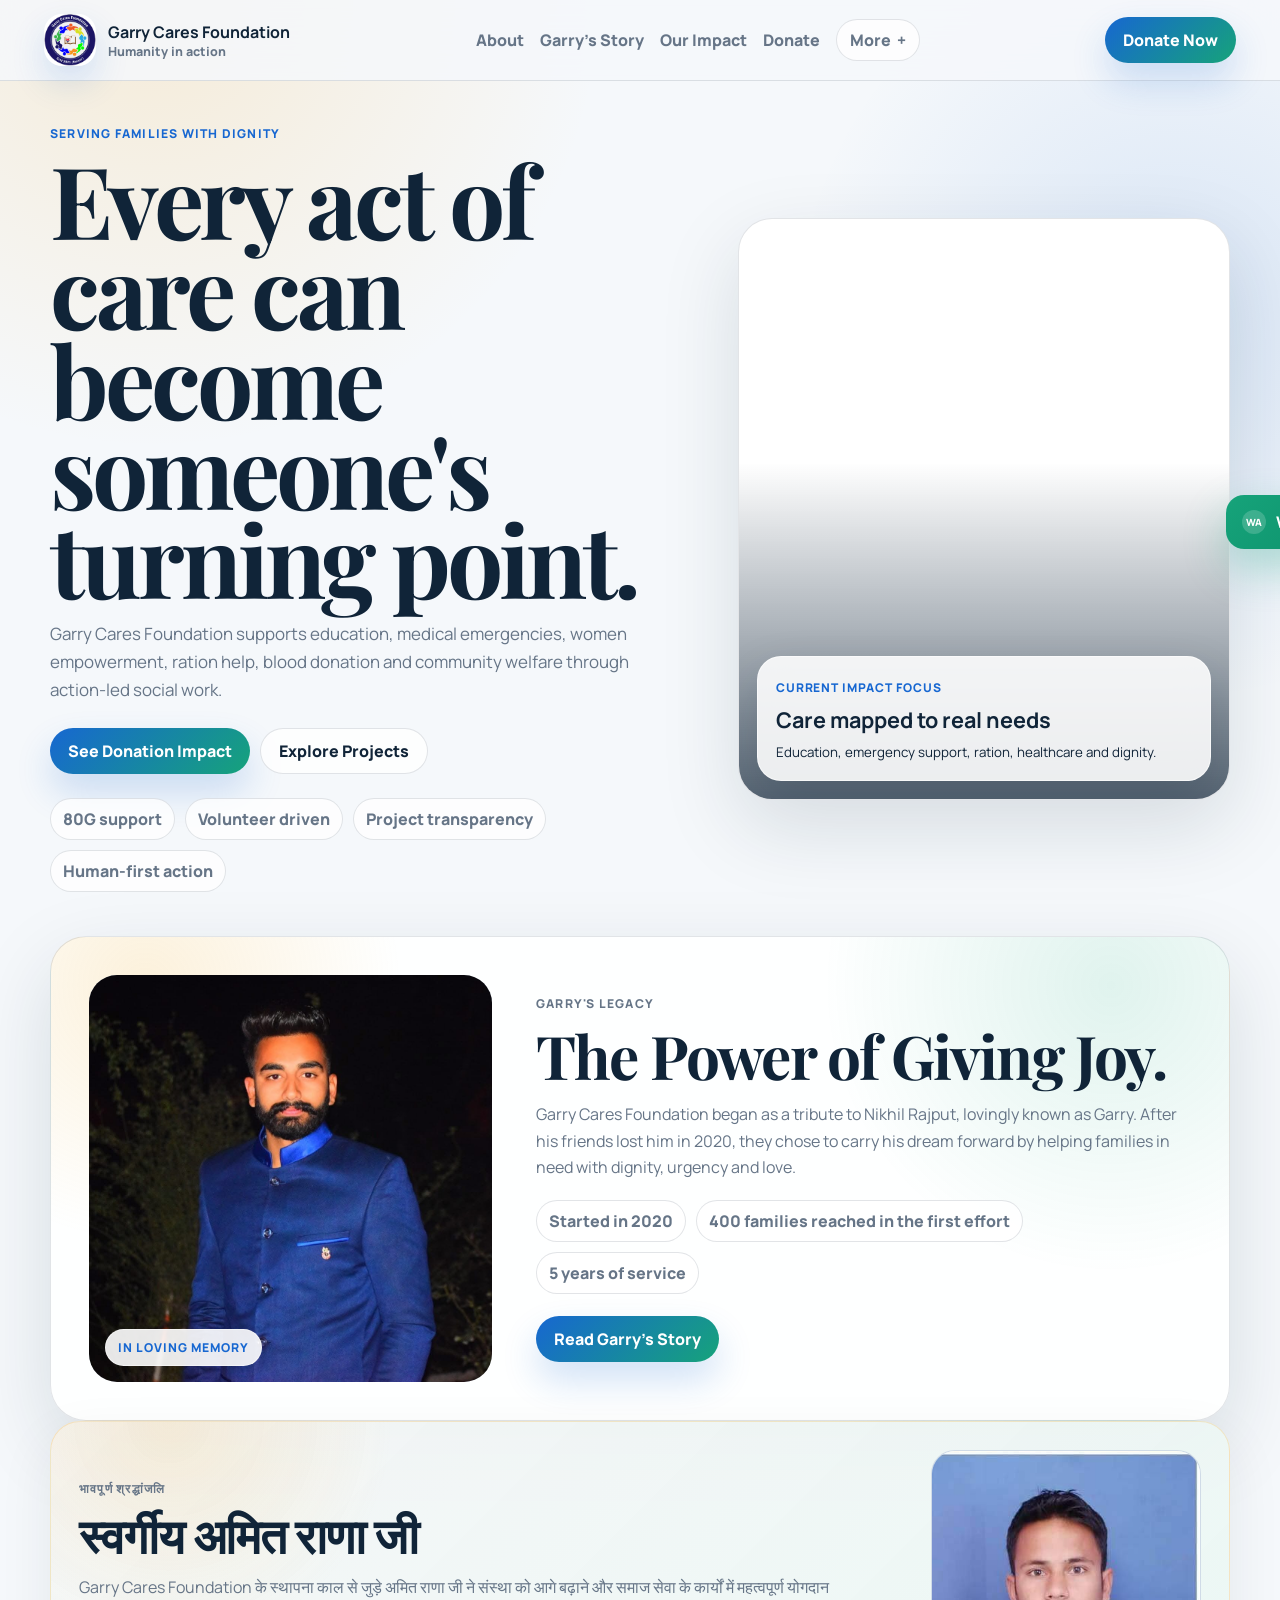
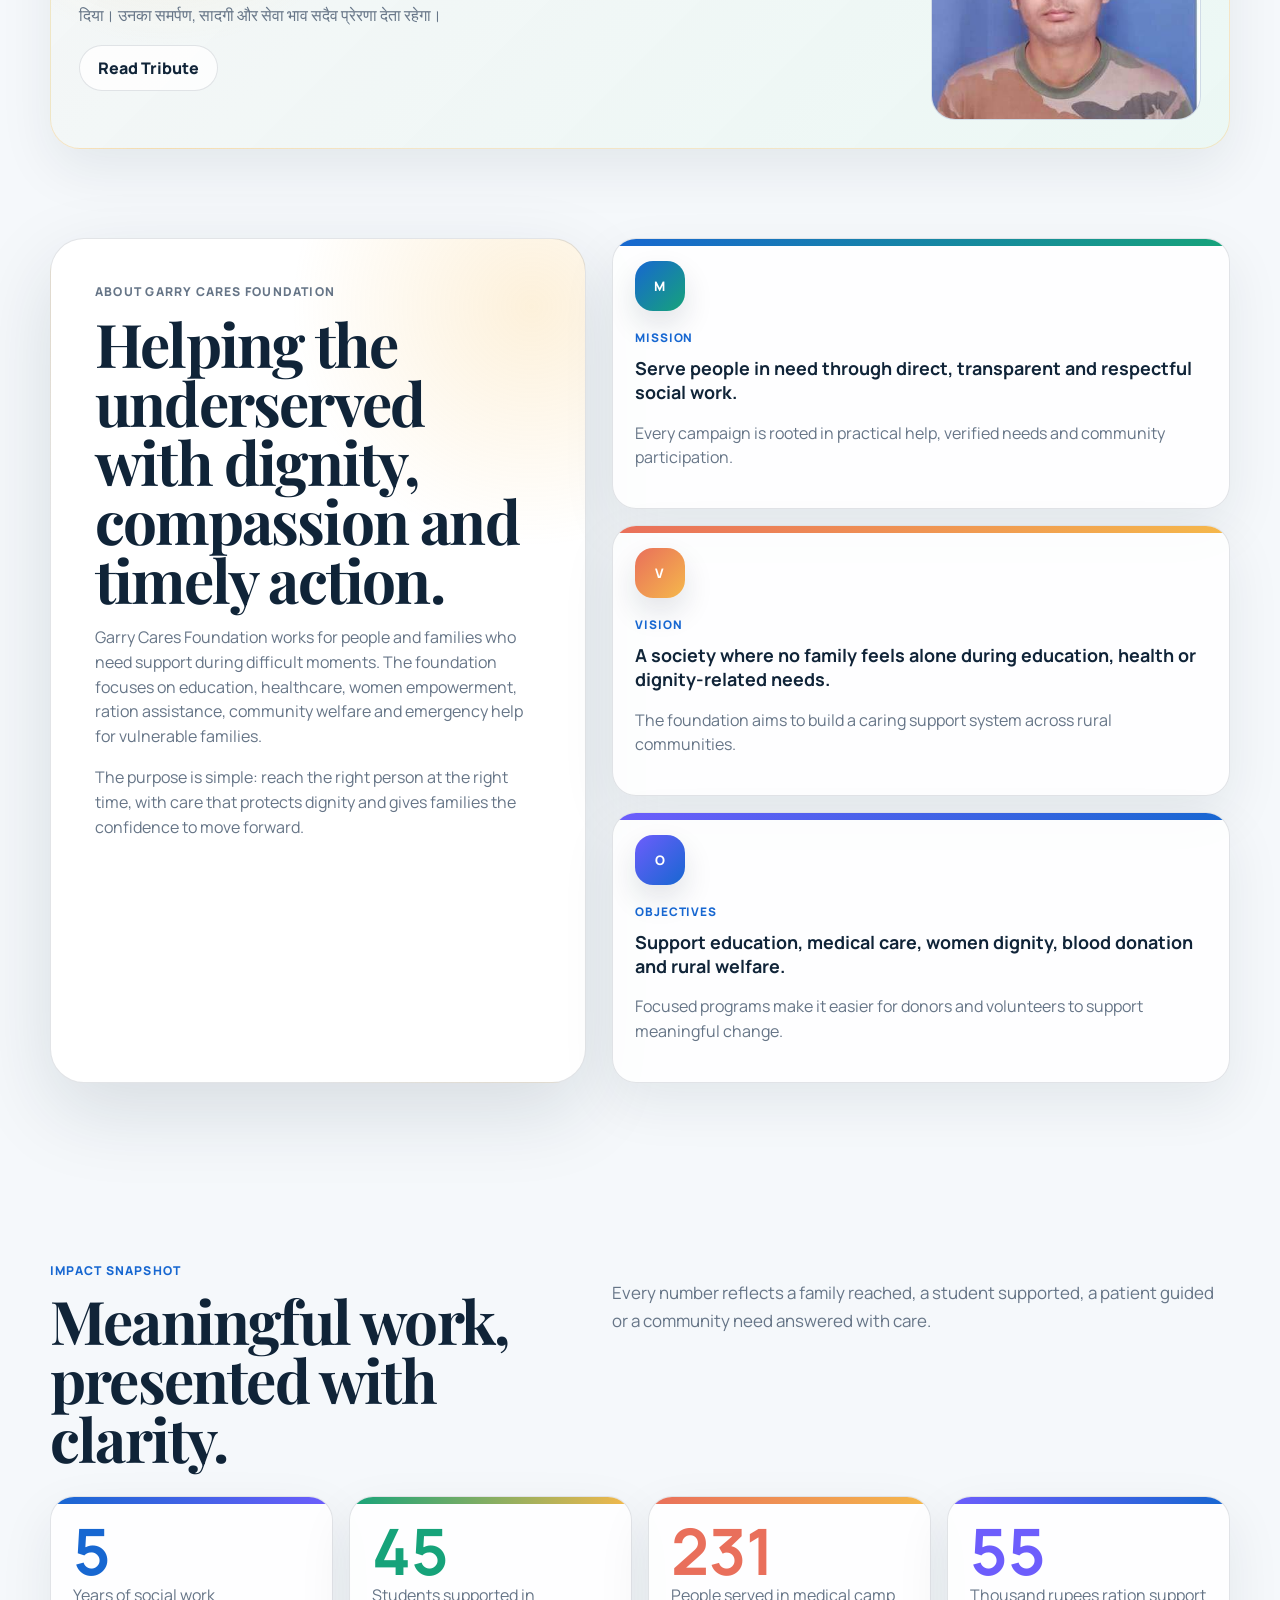
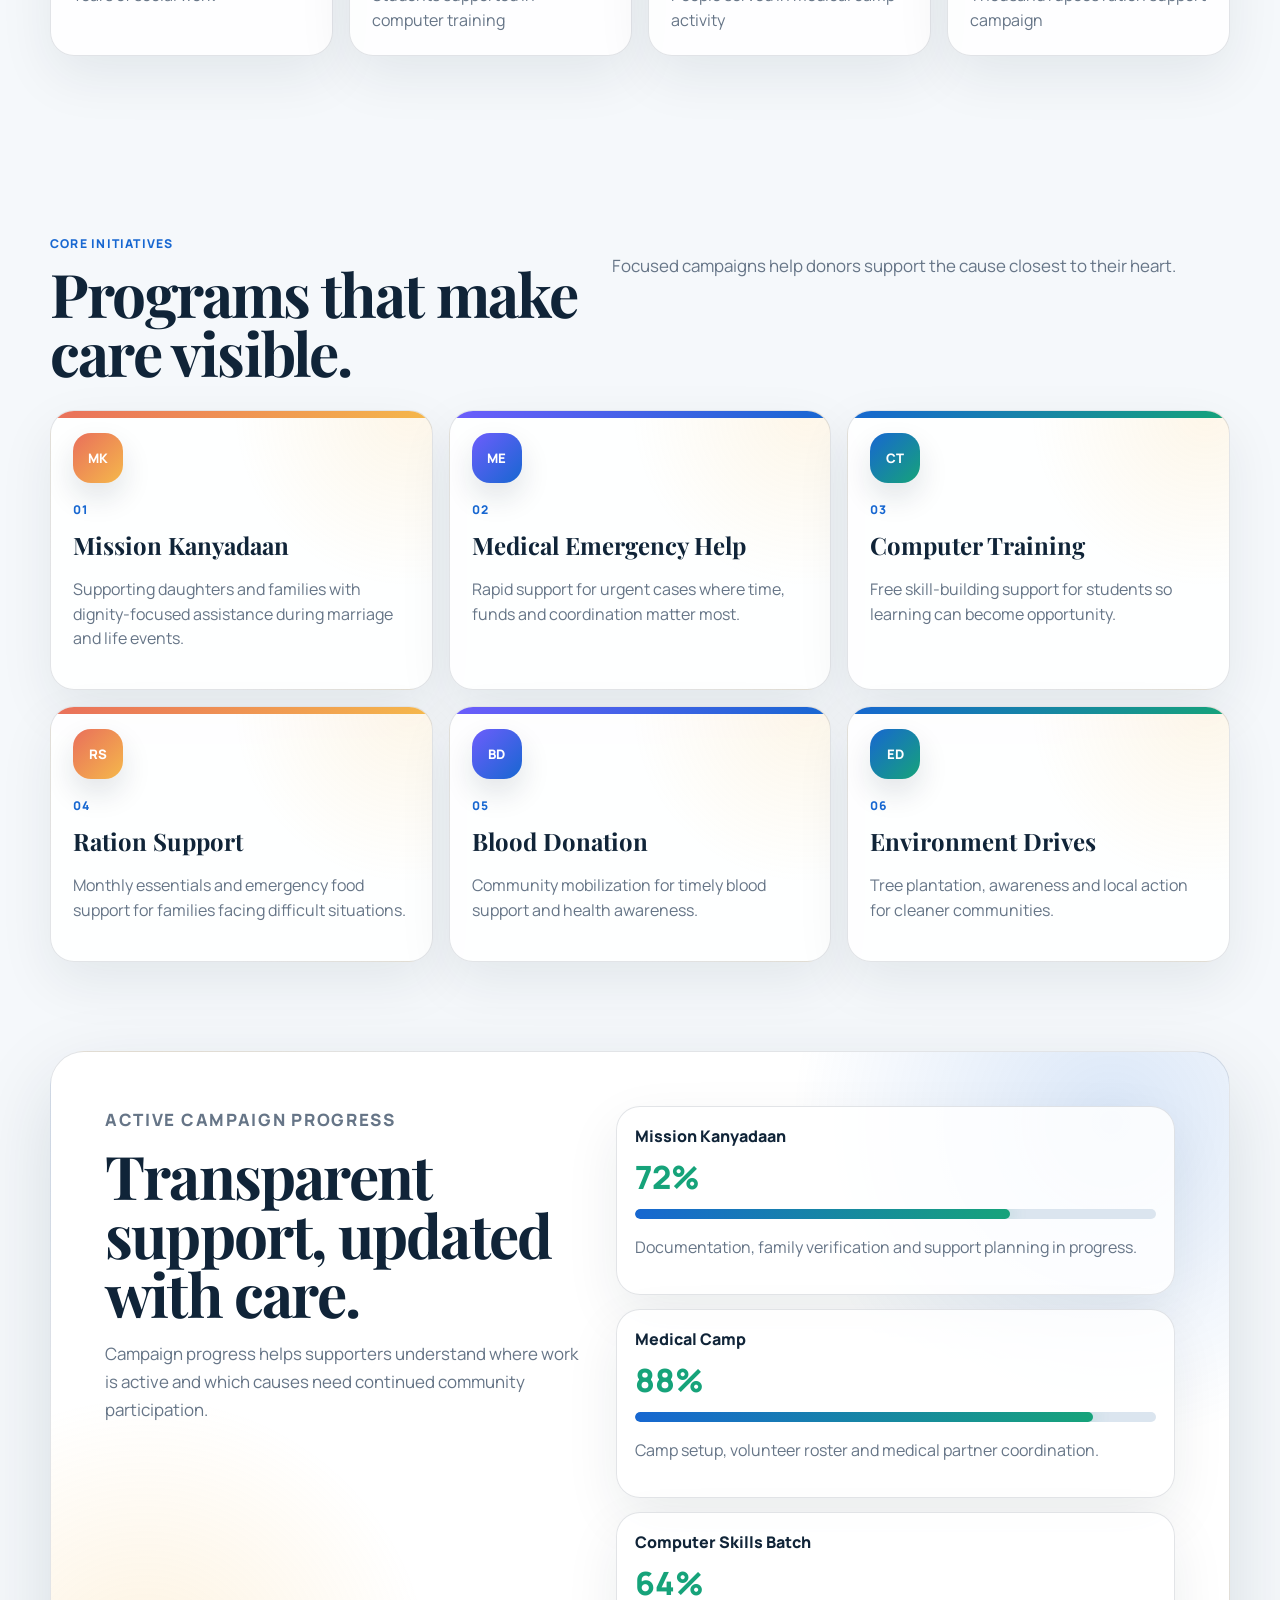
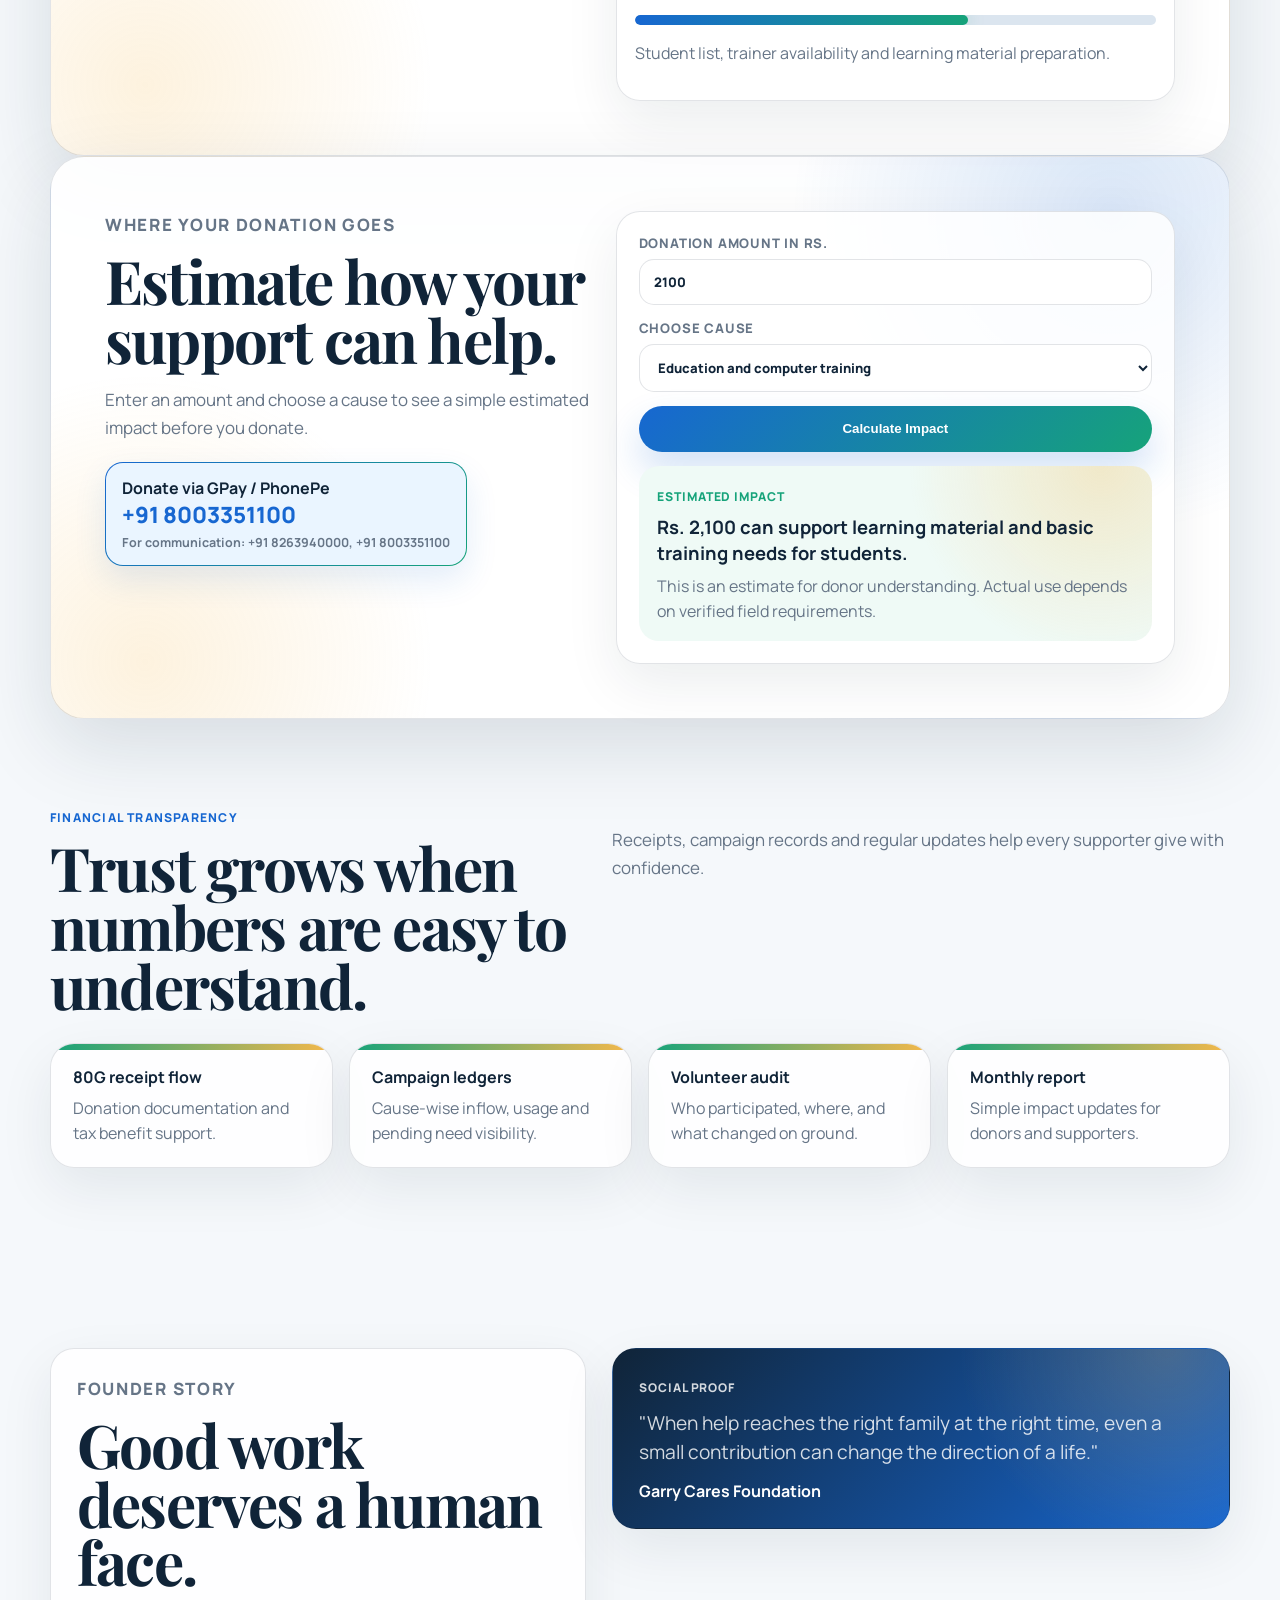
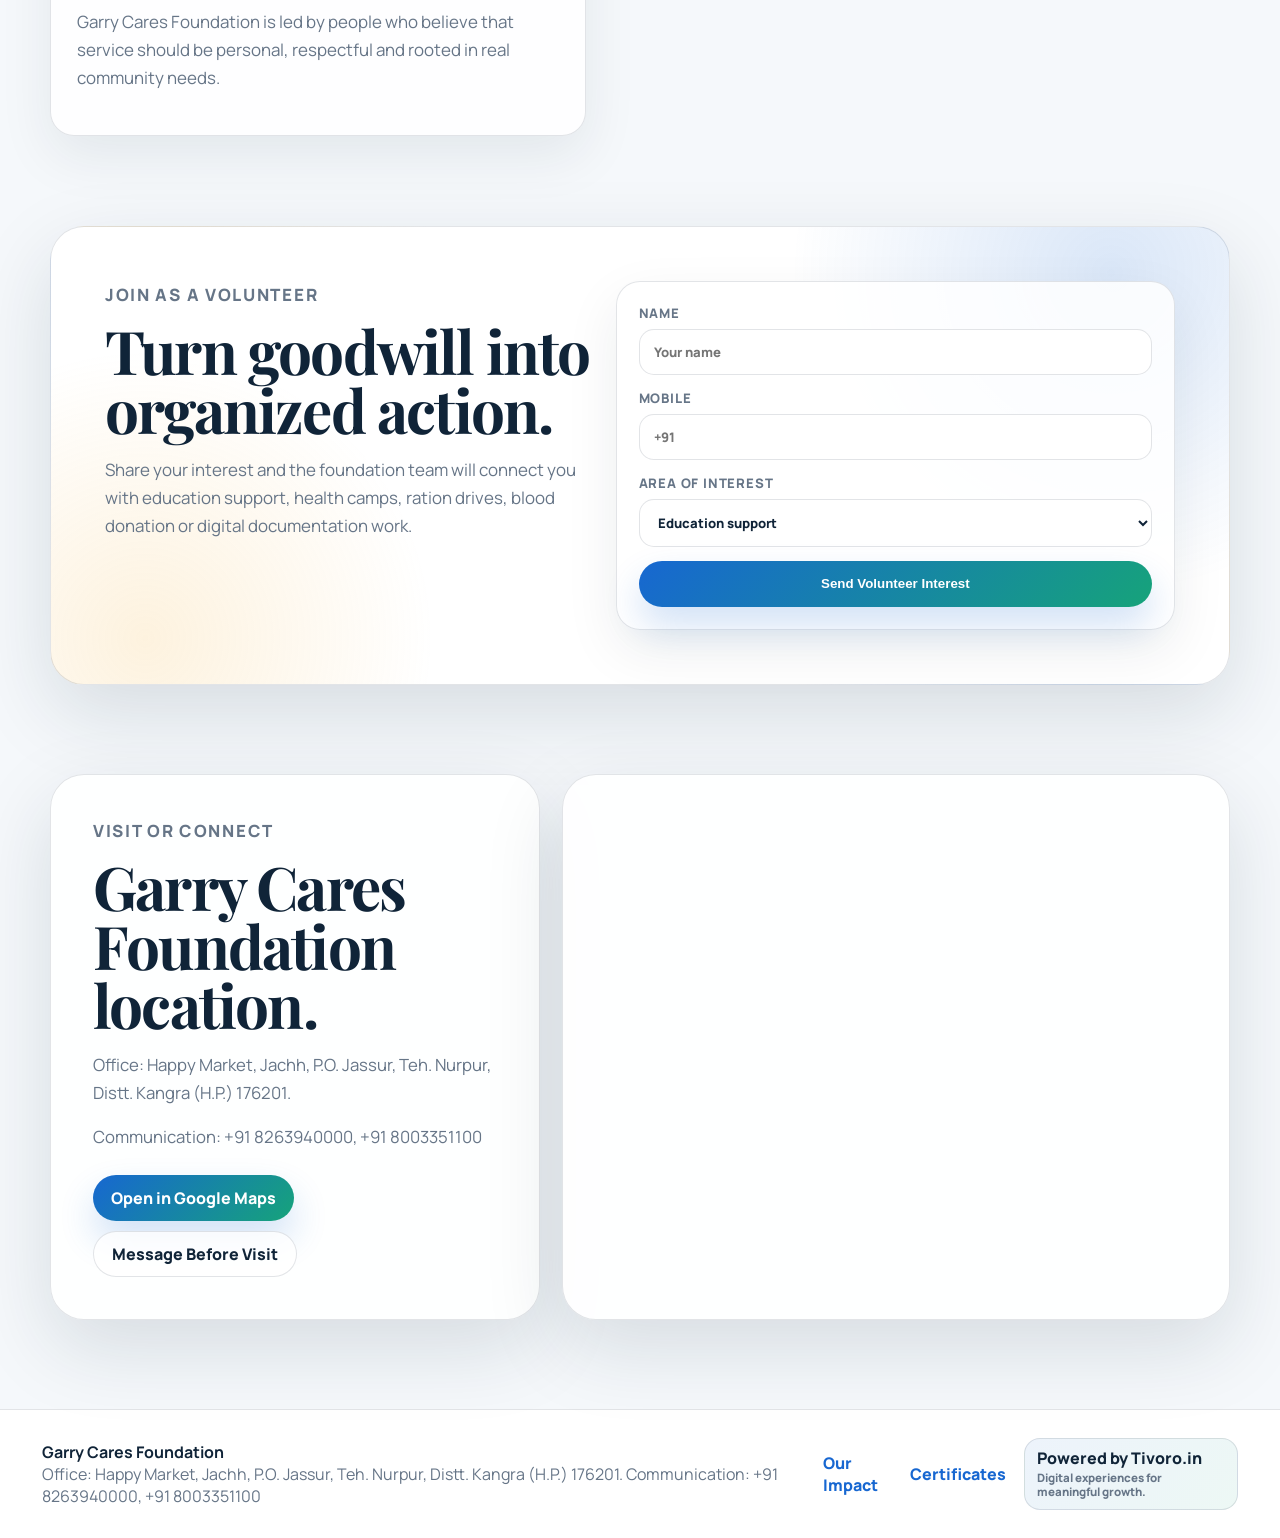
<file: index.html>
<!doctype html>
<html lang="en">
  <head>
    <meta charset="UTF-8" />
    <meta name="viewport" content="width=device-width, initial-scale=1.0" />
    <meta
      name="description"
      content="Garry Cares Foundation supports education, healthcare, dignity, ration help, blood donation and rural community welfare through transparent social work."
    />
    <title>Garry Cares Foundation | Serving With Care</title>
    <link rel="preconnect" href="https://fonts.googleapis.com" />
    <link rel="preconnect" href="https://fonts.gstatic.com" crossorigin />
    <link
      href="https://fonts.googleapis.com/css2?family=Manrope:wght@400;600;700;800&family=Playfair+Display:wght@700;800&display=swap"
      rel="stylesheet"
    />
    <link rel="stylesheet" href="styles.css" />
  </head>
  <body>
    <header class="site-header">
      <a class="brand" href="#top" aria-label="Garry Cares Foundation home">
        <span class="brand-mark"><img src="assets/GCF_logo.png" alt="" /></span>
        <span><strong>Garry Cares Foundation</strong><small>Humanity in action</small></span>
      </a>
      <nav class="desktop-nav" aria-label="Primary navigation">
        <a href="#about">About</a>
        <a href="garry-story.html">Garry's Story</a>
        <a href="impact.html">Our Impact</a>
        <a href="donate.html">Donate</a>
        <div class="nav-more">
          <button class="nav-more-button" type="button" aria-haspopup="true">More</button>
          <div class="nav-more-menu">
            <a href="team.html">Team</a>
            <a href="certificates.html">Certificates</a>
            <a href="#projects">Projects</a>
            <a href="media.html">Media</a>
            <a href="#volunteer">Volunteer</a>
            <a href="#contact">Contact</a>
            <a href="#transparency">Transparency</a>
          </div>
        </div>
      </nav>
      <a class="header-cta" href="donate.html">Donate Now</a>
      <button class="menu-button" type="button" aria-label="Open menu" aria-expanded="false"><span></span><span></span><span></span></button>
    </header>

    <nav class="mobile-menu" aria-label="Mobile navigation" hidden>
      <a href="#about">About</a>
      <a href="garry-story.html">Garry's Story</a>
      <a href="impact.html">Our Impact</a>
      <a href="donate.html">Donate</a>
      <span class="mobile-menu-label">More</span>
      <a href="team.html">Team</a>
      <a href="certificates.html">Certificates</a>
      <a href="#projects">Projects</a>
      <a href="media.html">Media</a>
      <a href="#volunteer">Volunteer</a>
      <a href="#contact">Contact</a>
      <a href="#transparency">Transparency</a>
    </nav>

    <main id="top">
      <section class="hero">
        <div class="hero-copy">
          <p class="eyebrow">Serving families with dignity</p>
          <h1>Every act of care can become someone's turning point.</h1>
          <p>
            Garry Cares Foundation supports education, medical emergencies,
            women empowerment, ration help, blood donation and community welfare
            through action-led social work.
          </p>
          <div class="hero-actions">
            <a class="primary-button" href="#donate">See Donation Impact</a>
            <a class="secondary-button" href="#projects">Explore Projects</a>
          </div>
          <div class="trust-strip">
            <span>80G support</span>
            <span>Volunteer driven</span>
            <span>Project transparency</span>
            <span>Human-first action</span>
          </div>
        </div>
        <div class="hero-panel" aria-label="Garry Cares Foundation impact preview">
          <div class="hero-image"></div>
          <div class="impact-ticket">
            <span>Current impact focus</span>
            <strong>Care mapped to real needs</strong>
            <small>Education, emergency support, ration, healthcare and dignity.</small>
          </div>
        </div>
      </section>

      <section class="section legacy-preview-section" id="garry-legacy">
        <div class="legacy-photo-card">
          <img src="assets/Garry.jpeg" alt="Nikhil Rajput, known as Garry" />
          <span>In loving memory</span>
        </div>
        <div class="legacy-preview-copy">
          <p class="eyebrow">Garry's legacy</p>
          <h2>The Power of Giving Joy.</h2>
          <p>
            Garry Cares Foundation began as a tribute to Nikhil Rajput, lovingly
            known as Garry. After his friends lost him in 2020, they chose to
            carry his dream forward by helping families in need with dignity,
            urgency and love.
          </p>
          <div class="legacy-facts">
            <span>Started in 2020</span>
            <span>400 families reached in the first effort</span>
            <span>5 years of service</span>
          </div>
          <a class="primary-button" href="garry-story.html">Read Garry's Story</a>
        </div>
      </section>

      <section class="section amit-preview-section">
        <div class="amit-preview-copy">
          <p class="eyebrow">भावपूर्ण श्रद्धांजलि</p>
          <h2>स्वर्गीय अमित राणा जी</h2>
          <p>
            Garry Cares Foundation के स्थापना काल से जुड़े अमित राणा जी ने
            संस्था को आगे बढ़ाने और समाज सेवा के कार्यों में महत्वपूर्ण
            योगदान दिया। उनका समर्पण, सादगी और सेवा भाव सदैव प्रेरणा देता
            रहेगा।
          </p>
          <a class="secondary-button" href="amit-tribute.html">Read Tribute</a>
        </div>
        <div class="amit-preview-photo">
          <img src="assets/amit.jpeg" alt="Amit Rana ji" />
        </div>
      </section>

      <section class="section about-section" id="about">
        <div class="about-copy">
          <p class="eyebrow">About Garry Cares Foundation</p>
          <h2>Helping the underserved with dignity, compassion and timely action.</h2>
          <p>
            Garry Cares Foundation works for people and families who need
            support during difficult moments. The foundation focuses on
            education, healthcare, women empowerment, ration assistance,
            community welfare and emergency help for vulnerable families.
          </p>
          <p>
            The purpose is simple: reach the right person at the right time,
            with care that protects dignity and gives families the confidence
            to move forward.
          </p>
        </div>
        <div class="about-values-grid">
          <article class="mission-card">
            <div class="card-icon">M</div>
            <span>Mission</span>
            <strong>Serve people in need through direct, transparent and respectful social work.</strong>
            <p>Every campaign is rooted in practical help, verified needs and community participation.</p>
          </article>
          <article class="vision-card">
            <div class="card-icon">V</div>
            <span>Vision</span>
            <strong>A society where no family feels alone during education, health or dignity-related needs.</strong>
            <p>The foundation aims to build a caring support system across rural communities.</p>
          </article>
          <article class="objectives-card">
            <div class="card-icon">O</div>
            <span>Objectives</span>
            <strong>Support education, medical care, women dignity, blood donation and rural welfare.</strong>
            <p>Focused programs make it easier for donors and volunteers to support meaningful change.</p>
          </article>
        </div>
      </section>

      <section class="section impact-section" id="impact">
        <div class="section-heading">
          <div>
            <p class="eyebrow">Impact snapshot</p>
            <h2>Meaningful work, presented with clarity.</h2>
          </div>
          <p>
            Every number reflects a family reached, a student supported, a
            patient guided or a community need answered with care.
          </p>
        </div>
        <div class="stats-grid">
          <article class="stat-years"><strong data-count="5">0</strong><span>Years of social work</span></article>
          <article class="stat-students"><strong data-count="45">0</strong><span>Students supported in computer training</span></article>
          <article class="stat-medical"><strong data-count="271">0</strong><span>People served in medical camp activity</span></article>
          <article class="stat-ration"><strong data-count="55">0</strong><span>Thousand rupees ration support campaign</span></article>
        </div>
      </section>

      <section class="section projects-section" id="projects">
        <div class="section-heading">
          <div>
            <p class="eyebrow">Core initiatives</p>
            <h2>Programs that make care visible.</h2>
          </div>
          <p>Focused campaigns help donors support the cause closest to their heart.</p>
        </div>
        <div class="project-grid">
          <article class="project-kanyadaan"><div class="card-icon">MK</div><span>01</span><h3>Mission Kanyadaan</h3><p>Supporting daughters and families with dignity-focused assistance during marriage and life events.</p></article>
          <article class="project-medical"><div class="card-icon">ME</div><span>02</span><h3>Medical Emergency Help</h3><p>Rapid support for urgent cases where time, funds and coordination matter most.</p></article>
          <article class="project-training"><div class="card-icon">CT</div><span>03</span><h3>Computer Training</h3><p>Free skill-building support for students so learning can become opportunity.</p></article>
          <article class="project-ration"><div class="card-icon">RS</div><span>04</span><h3>Ration Support</h3><p>Monthly essentials and emergency food support for families facing difficult situations.</p></article>
          <article class="project-blood"><div class="card-icon">BD</div><span>05</span><h3>Blood Donation</h3><p>Community mobilization for timely blood support and health awareness.</p></article>
          <article class="project-environment"><div class="card-icon">ED</div><span>06</span><h3>Environment Drives</h3><p>Tree plantation, awareness and local action for cleaner communities.</p></article>
        </div>
      </section>

      <section class="section tracker-section">
        <div class="tracker-copy">
          <p class="eyebrow">Active campaign progress</p>
          <h2>Transparent support, updated with care.</h2>
          <p>Campaign progress helps supporters understand where work is active and which causes need continued community participation.</p>
        </div>
        <div class="tracker-list">
          <article><span>Mission Kanyadaan</span><strong>72%</strong><div><i style="width:72%"></i></div><p>Documentation, family verification and support planning in progress.</p></article>
          <article><span>Medical Camp</span><strong>88%</strong><div><i style="width:88%"></i></div><p>Camp setup, volunteer roster and medical partner coordination.</p></article>
          <article><span>Computer Skills Batch</span><strong>64%</strong><div><i style="width:64%"></i></div><p>Student list, trainer availability and learning material preparation.</p></article>
        </div>
      </section>

      <section class="section donate-section" id="donate">
        <div class="donate-copy">
          <p class="eyebrow">Where your donation goes</p>
          <h2>Estimate how your support can help.</h2>
          <p>
            Enter an amount and choose a cause to see a simple estimated impact
            before you donate.
          </p>
          <div class="donation-contact">
            <strong>Donate via GPay / PhonePe</strong>
            <span>+91 8003351100</span>
            <small>For communication: +91 8263940000, +91 8003351100</small>
          </div>
        </div>
        <form class="donation-calculator" data-donation-form>
          <label>Donation amount in Rs.<input type="number" name="amount" min="100" value="2100" required /></label>
          <label>Choose cause
            <select name="cause">
              <option value="education">Education and computer training</option>
              <option value="medical">Medical emergency help</option>
              <option value="ration">Ration and family support</option>
              <option value="kanyadaan">Mission Kanyadaan</option>
            </select>
          </label>
          <button class="primary-button" type="submit">Calculate Impact</button>
          <article class="impact-result" data-impact-result>
            <span>Estimated impact</span>
            <strong>Rs. 2,100 can support learning material and basic training needs for students.</strong>
            <p>This is an estimate for donor understanding. Actual use depends on verified field requirements.</p>
          </article>
        </form>
      </section>

      <section class="section transparency-section" id="transparency">
        <div class="section-heading">
          <div>
            <p class="eyebrow">Financial transparency</p>
            <h2>Trust grows when numbers are easy to understand.</h2>
          </div>
          <p>Receipts, campaign records and regular updates help every supporter give with confidence.</p>
        </div>
        <div class="transparency-grid">
          <article><strong>80G receipt flow</strong><span>Donation documentation and tax benefit support.</span></article>
          <article><strong>Campaign ledgers</strong><span>Cause-wise inflow, usage and pending need visibility.</span></article>
          <article><strong>Volunteer audit</strong><span>Who participated, where, and what changed on ground.</span></article>
          <article><strong>Monthly report</strong><span>Simple impact updates for donors and supporters.</span></article>
        </div>
      </section>

      <section class="section founder-section">
        <div class="founder-card">
          <p class="eyebrow">Founder story</p>
          <h2>Good work deserves a human face.</h2>
          <p>
            Garry Cares Foundation is led by people who believe that service
            should be personal, respectful and rooted in real community needs.
          </p>
        </div>
        <div class="testimonial-card">
          <span>Social proof</span>
          <p>"When help reaches the right family at the right time, even a small contribution can change the direction of a life."</p>
          <strong>Garry Cares Foundation</strong>
        </div>
      </section>

      <section class="section volunteer-section" id="volunteer">
        <div class="volunteer-copy">
          <p class="eyebrow">Join as a volunteer</p>
          <h2>Turn goodwill into organized action.</h2>
          <p>Share your interest and the foundation team will connect you with education support, health camps, ration drives, blood donation or digital documentation work.</p>
        </div>
        <form class="volunteer-form">
          <label>Name<input type="text" placeholder="Your name" required /></label>
          <label>Mobile<input type="tel" placeholder="+91" required /></label>
          <label>Area of interest
            <select required>
              <option>Education support</option>
              <option>Medical camp</option>
              <option>Ration drive</option>
              <option>Blood donation</option>
              <option>Digital/social media support</option>
            </select>
          </label>
          <button class="primary-button" type="button">Send Volunteer Interest</button>
        </form>
      </section>

      <section class="section location-section" id="contact">
        <div class="location-copy">
          <p class="eyebrow">Visit or connect</p>
          <h2>Garry Cares Foundation location.</h2>
          <p>
            Office: Happy Market, Jachh, P.O. Jassur, Teh. Nurpur,
            Distt. Kangra (H.P.) 176201.
          </p>
          <p>
            Communication: +91 8263940000, +91 8003351100
          </p>
          <div class="location-actions">
            <a class="primary-button" href="https://www.google.com/maps/search/?api=1&query=Happy%20Market%20Jachh%20P.O.%20Jassur%20Teh.%20Nurpur%20Distt.%20Kangra%20H.P.%20176201" target="_blank" rel="noopener noreferrer">Open in Google Maps</a>
            <a class="secondary-button" href="https://wa.me/918263940000?text=Hello%20Garry%20Cares%20Foundation%2C%20I%20want%20to%20visit%20your%20office" target="_blank" rel="noopener noreferrer">Message Before Visit</a>
          </div>
        </div>
        <div class="map-frame" aria-label="Garry Cares Foundation map">
          <iframe
            title="Garry Cares Foundation location map"
            src="https://www.google.com/maps?q=Happy%20Market%20Jachh%20P.O.%20Jassur%20Teh.%20Nurpur%20Distt.%20Kangra%20H.P.%20176201&output=embed"
            loading="lazy"
            referrerpolicy="no-referrer-when-downgrade"
          ></iframe>
        </div>
      </section>
    </main>

    <a class="whatsapp-float" href="https://wa.me/918263940000?text=Hello%20Garry%20Cares%20Foundation%2C%20I%20want%20to%20connect" target="_blank" rel="noopener noreferrer">WhatsApp</a>

    <footer class="site-footer">
      <div>
        <strong>Garry Cares Foundation</strong>
        <span>Office: Happy Market, Jachh, P.O. Jassur, Teh. Nurpur, Distt. Kangra (H.P.) 176201. Communication: +91 8263940000, +91 8003351100</span>
      </div>
      <a href="impact.html">Our Impact</a>
      <a href="certificates.html">Certificates</a>
      <a class="powered-by" href="https://www.tivoro.in/" target="_blank" rel="noopener noreferrer">Powered by Tivoro.in <span>Digital experiences for meaningful growth.</span></a>
    </footer>

    <script src="script.js"></script>
  </body>
</html>
</file>
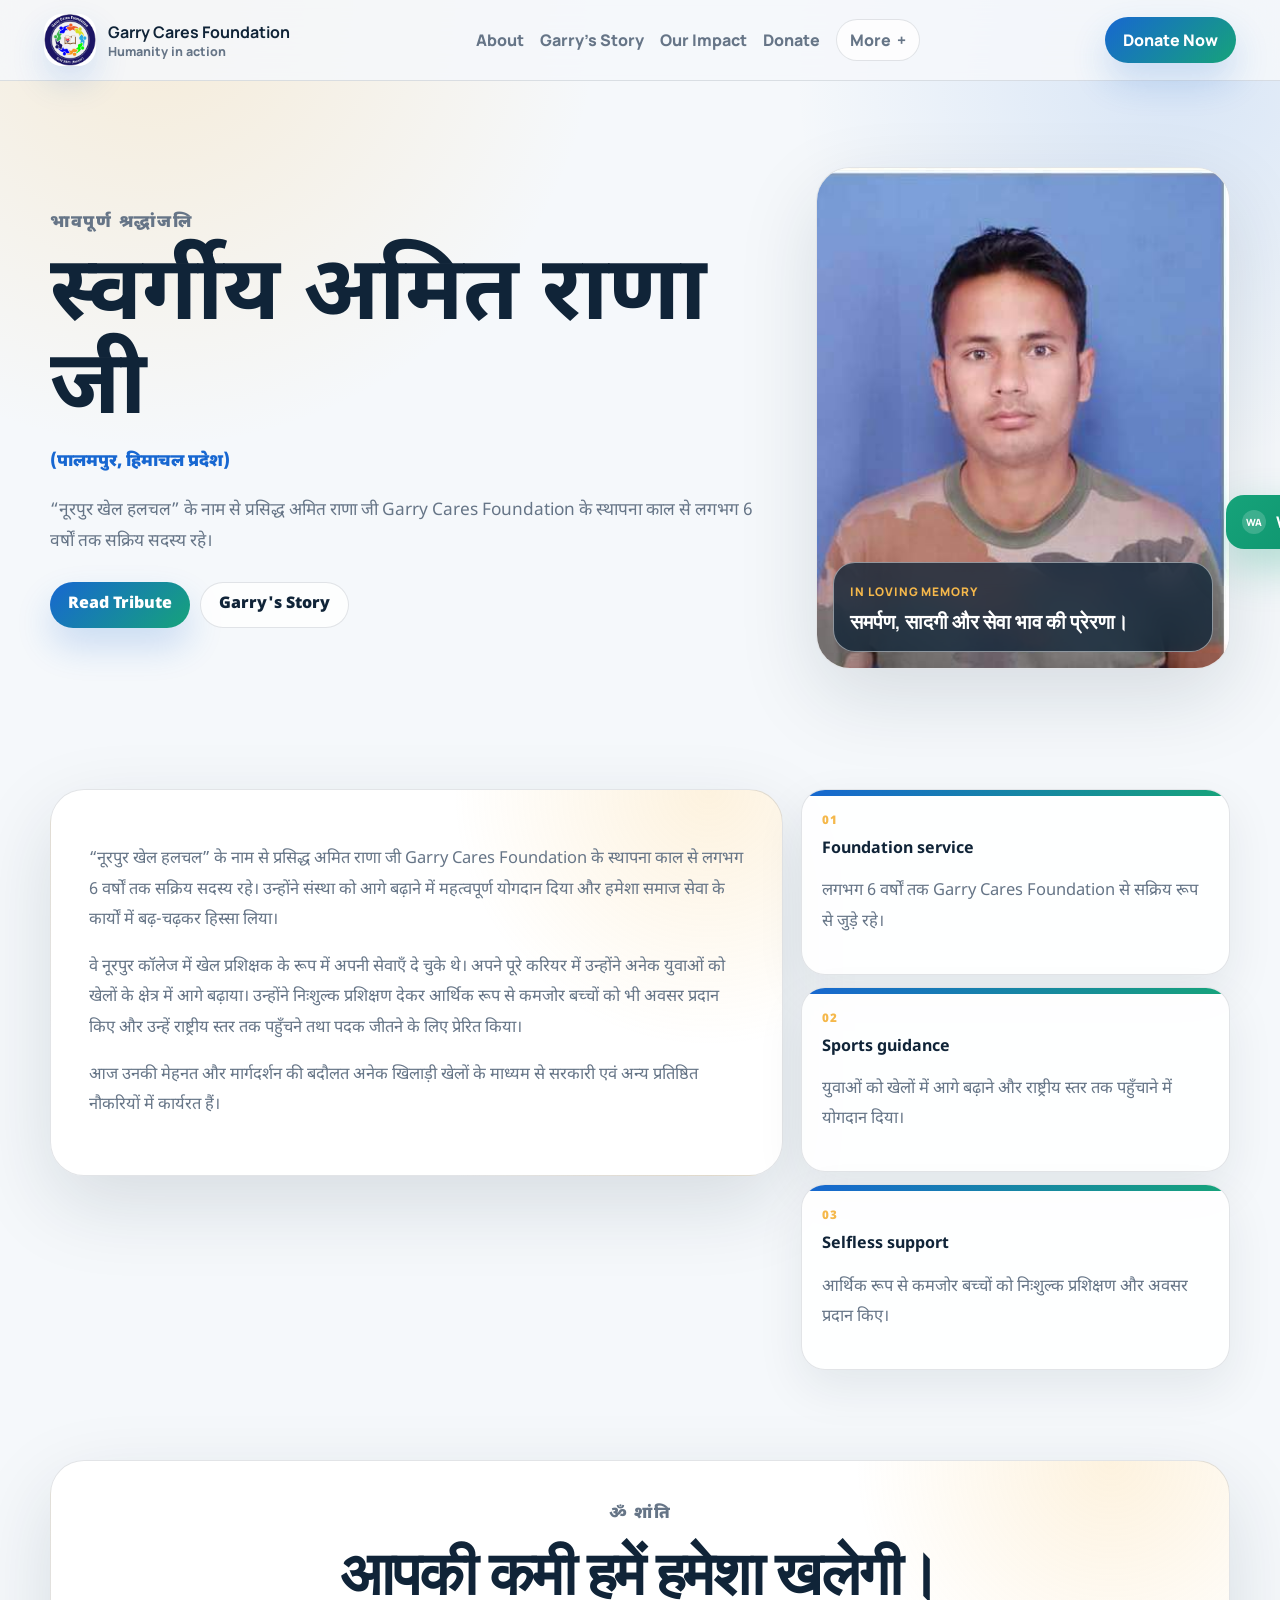
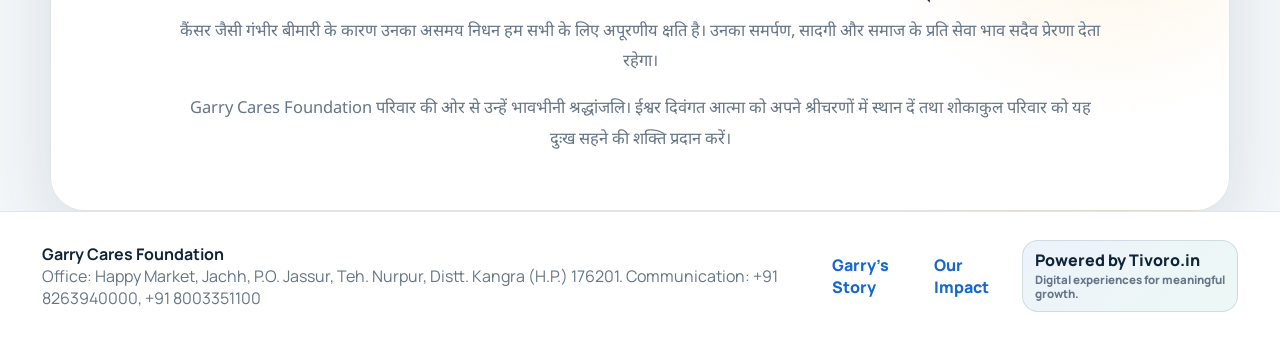
<file: amit-tribute.html>
<!doctype html>
<html lang="hi">
  <head>
    <meta charset="UTF-8" />
    <meta name="viewport" content="width=device-width, initial-scale=1.0" />
    <meta
      name="description"
      content="Garry Cares Foundation pays heartfelt tribute to late Amit Rana ji of Palampur, Himachal Pradesh, for his service, guidance and contribution."
    />
    <title>श्रद्धांजलि | अमित राणा जी</title>
    <link rel="preconnect" href="https://fonts.googleapis.com" />
    <link rel="preconnect" href="https://fonts.gstatic.com" crossorigin />
    <link
      href="https://fonts.googleapis.com/css2?family=Manrope:wght@400;600;700;800&family=Noto+Sans+Devanagari:wght@400;600;700;800&family=Playfair+Display:wght@700;800&display=swap"
      rel="stylesheet"
    />
    <link rel="stylesheet" href="styles.css" />
  </head>
  <body>
    <header class="site-header">
      <a class="brand" href="index.html" aria-label="Garry Cares Foundation home">
        <span class="brand-mark"><img src="assets/GCF_logo.png" alt="" /></span>
        <span><strong>Garry Cares Foundation</strong><small>Humanity in action</small></span>
      </a>
      <nav class="desktop-nav" aria-label="Primary navigation">
        <a href="index.html#about">About</a>
        <a href="garry-story.html">Garry's Story</a>
        <a href="impact.html">Our Impact</a>
        <a href="donate.html">Donate</a>
        <div class="nav-more">
          <button class="nav-more-button" type="button" aria-haspopup="true">More</button>
          <div class="nav-more-menu">
            <a href="team.html">Team</a>
            <a href="certificates.html">Certificates</a>
            <a href="index.html#projects">Projects</a>
            <a href="media.html">Media</a>
            <a href="index.html#volunteer">Volunteer</a>
            <a href="index.html#contact">Contact</a>
            <a href="index.html#transparency">Transparency</a>
          </div>
        </div>
      </nav>
      <a class="header-cta" href="donate.html">Donate Now</a>
      <button class="menu-button" type="button" aria-label="Open menu" aria-expanded="false"><span></span><span></span><span></span></button>
    </header>

    <nav class="mobile-menu" aria-label="Mobile navigation" hidden>
      <a href="index.html#about">About</a>
      <a href="garry-story.html">Garry's Story</a>
      <a href="impact.html">Our Impact</a>
      <a href="donate.html">Donate</a>
      <span class="mobile-menu-label">More</span>
      <a href="team.html">Team</a>
      <a href="certificates.html">Certificates</a>
      <a href="index.html#projects">Projects</a>
      <a href="media.html">Media</a>
      <a href="index.html#volunteer">Volunteer</a>
      <a href="index.html#contact">Contact</a>
      <a href="index.html#transparency">Transparency</a>
    </nav>

    <main>
      <section class="amit-tribute-hero">
        <div class="amit-tribute-copy">
          <p class="eyebrow">भावपूर्ण श्रद्धांजलि</p>
          <h1>स्वर्गीय अमित राणा जी</h1>
          <p class="tribute-location">(पालमपुर, हिमाचल प्रदेश)</p>
          <p>
            “नूरपुर खेल हलचल” के नाम से प्रसिद्ध अमित राणा जी Garry Cares
            Foundation के स्थापना काल से लगभग 6 वर्षों तक सक्रिय सदस्य रहे।
          </p>
          <div class="hero-actions">
            <a class="primary-button" href="#tribute-note">Read Tribute</a>
            <a class="secondary-button" href="garry-story.html">Garry's Story</a>
          </div>
        </div>
        <aside class="amit-portrait-card">
          <img src="assets/amit.jpeg" alt="स्वर्गीय अमित राणा जी" />
          <div>
            <span>In loving memory</span>
            <strong>समर्पण, सादगी और सेवा भाव की प्रेरणा।</strong>
          </div>
        </aside>
      </section>

      <section class="section amit-note-section" id="tribute-note">
        <article class="amit-note-card">
          <p>
            “नूरपुर खेल हलचल” के नाम से प्रसिद्ध अमित राणा जी Garry Cares
            Foundation के स्थापना काल से लगभग 6 वर्षों तक सक्रिय सदस्य रहे।
            उन्होंने संस्था को आगे बढ़ाने में महत्वपूर्ण योगदान दिया और हमेशा
            समाज सेवा के कार्यों में बढ़-चढ़कर हिस्सा लिया।
          </p>
          <p>
            वे नूरपुर कॉलेज में खेल प्रशिक्षक के रूप में अपनी सेवाएँ दे चुके
            थे। अपने पूरे करियर में उन्होंने अनेक युवाओं को खेलों के क्षेत्र
            में आगे बढ़ाया। उन्होंने निःशुल्क प्रशिक्षण देकर आर्थिक रूप से
            कमजोर बच्चों को भी अवसर प्रदान किए और उन्हें राष्ट्रीय स्तर तक
            पहुँचने तथा पदक जीतने के लिए प्रेरित किया।
          </p>
          <p>
            आज उनकी मेहनत और मार्गदर्शन की बदौलत अनेक खिलाड़ी खेलों के माध्यम
            से सरकारी एवं अन्य प्रतिष्ठित नौकरियों में कार्यरत हैं।
          </p>
        </article>

        <div class="amit-memory-points">
          <article>
            <span>01</span>
            <strong>Foundation service</strong>
            <p>लगभग 6 वर्षों तक Garry Cares Foundation से सक्रिय रूप से जुड़े रहे।</p>
          </article>
          <article>
            <span>02</span>
            <strong>Sports guidance</strong>
            <p>युवाओं को खेलों में आगे बढ़ाने और राष्ट्रीय स्तर तक पहुँचाने में योगदान दिया।</p>
          </article>
          <article>
            <span>03</span>
            <strong>Selfless support</strong>
            <p>आर्थिक रूप से कमजोर बच्चों को निःशुल्क प्रशिक्षण और अवसर प्रदान किए।</p>
          </article>
        </div>
      </section>

      <section class="section amit-prayer-section">
        <div>
          <p class="eyebrow">ॐ शांति</p>
          <h2>आपकी कमी हमें हमेशा खलेगी।</h2>
          <p>
            कैंसर जैसी गंभीर बीमारी के कारण उनका असमय निधन हम सभी के लिए
            अपूरणीय क्षति है। उनका समर्पण, सादगी और समाज के प्रति सेवा भाव
            सदैव प्रेरणा देता रहेगा।
          </p>
          <p>
            Garry Cares Foundation परिवार की ओर से उन्हें भावभीनी श्रद्धांजलि।
            ईश्वर दिवंगत आत्मा को अपने श्रीचरणों में स्थान दें तथा शोकाकुल
            परिवार को यह दुःख सहने की शक्ति प्रदान करें।
          </p>
        </div>
      </section>
    </main>

    <a class="whatsapp-float" href="https://wa.me/918263940000?text=Hello%20Garry%20Cares%20Foundation%2C%20I%20want%20to%20connect" target="_blank" rel="noopener noreferrer">WhatsApp</a>

    <footer class="site-footer">
      <div>
        <strong>Garry Cares Foundation</strong>
        <span>Office: Happy Market, Jachh, P.O. Jassur, Teh. Nurpur, Distt. Kangra (H.P.) 176201. Communication: +91 8263940000, +91 8003351100</span>
      </div>
      <a href="garry-story.html">Garry's Story</a>
      <a href="impact.html">Our Impact</a>
      <a class="powered-by" href="https://www.tivoro.in/" target="_blank" rel="noopener noreferrer">Powered by Tivoro.in <span>Digital experiences for meaningful growth.</span></a>
    </footer>

    <script src="script.js"></script>
  </body>
</html>
</file>
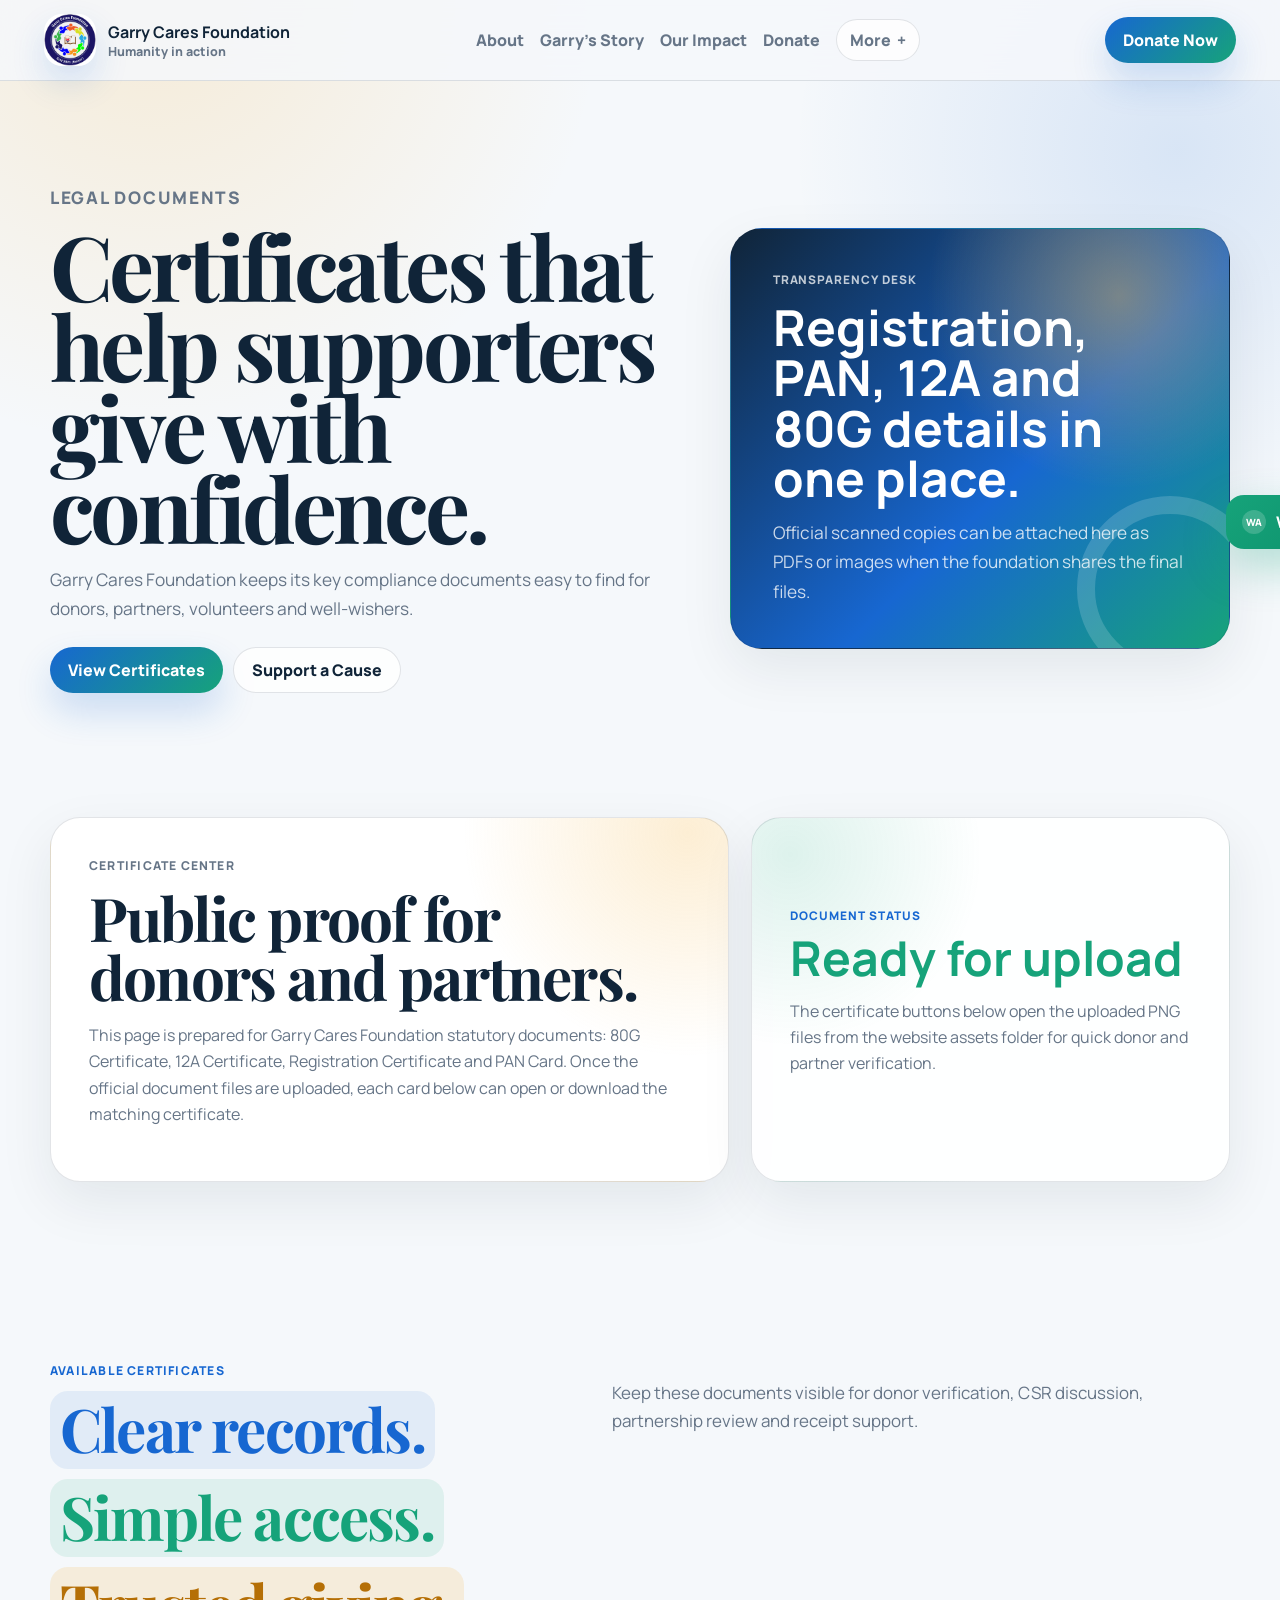
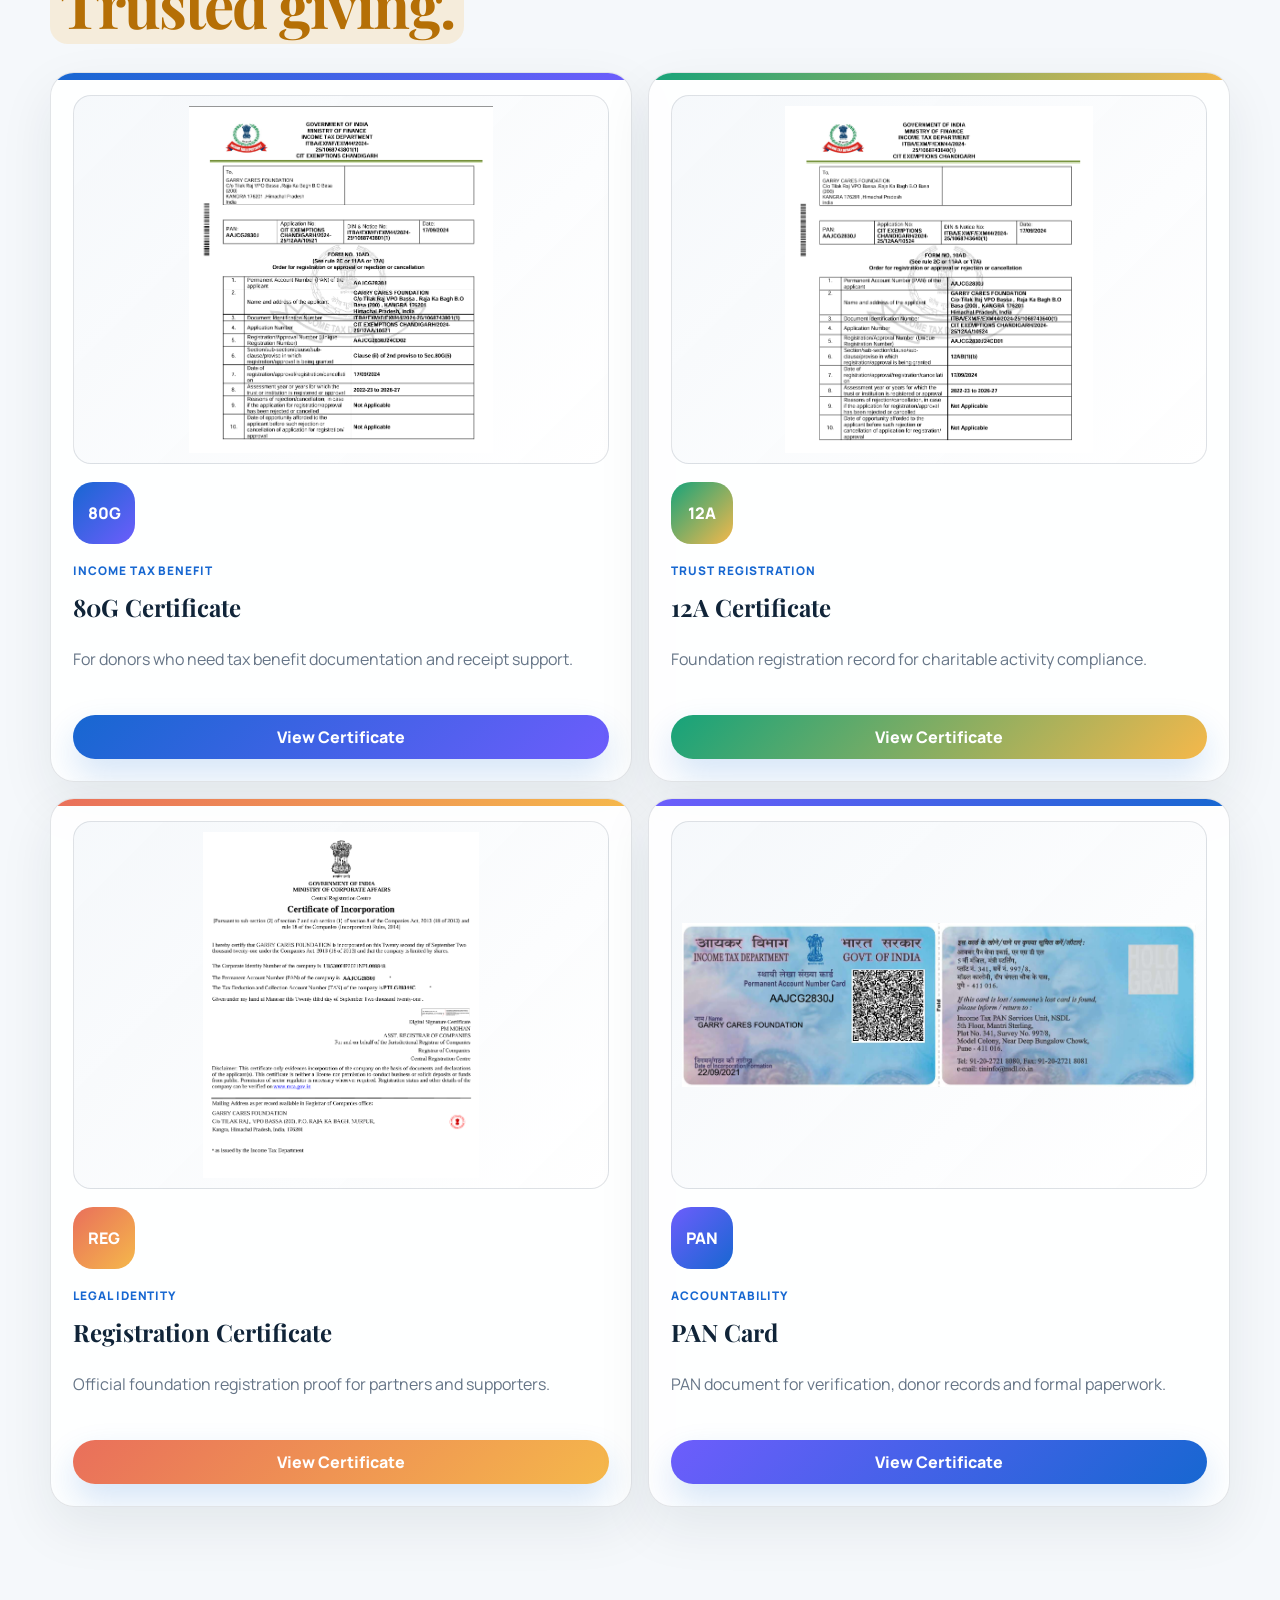
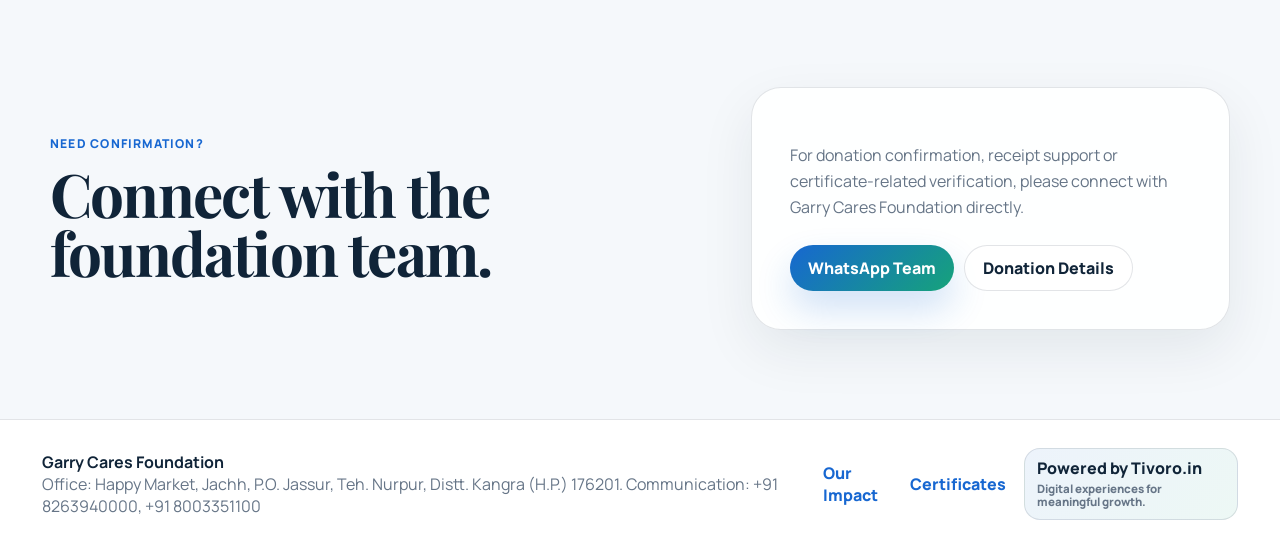
<file: certificates.html>
<!doctype html>
<html lang="en">
  <head>
    <meta charset="UTF-8" />
    <meta name="viewport" content="width=device-width, initial-scale=1.0" />
    <meta
      name="description"
      content="View Garry Cares Foundation certificates and statutory documents including 80G Certificate, 12A Certificate, Registration Certificate and PAN Card."
    />
    <title>Certificates | Garry Cares Foundation</title>
    <link rel="preconnect" href="https://fonts.googleapis.com" />
    <link rel="preconnect" href="https://fonts.gstatic.com" crossorigin />
    <link
      href="https://fonts.googleapis.com/css2?family=Manrope:wght@400;600;700;800&family=Playfair+Display:wght@700;800&display=swap"
      rel="stylesheet"
    />
    <link rel="stylesheet" href="styles.css" />
  </head>
  <body>
    <header class="site-header">
      <a class="brand" href="index.html" aria-label="Garry Cares Foundation home">
        <span class="brand-mark"><img src="assets/GCF_logo.png" alt="" /></span>
        <span><strong>Garry Cares Foundation</strong><small>Humanity in action</small></span>
      </a>
      <nav class="desktop-nav" aria-label="Primary navigation">
        <a href="index.html#about">About</a>
        <a href="garry-story.html">Garry's Story</a>
        <a href="impact.html">Our Impact</a>
        <a href="donate.html">Donate</a>
        <div class="nav-more">
          <button class="nav-more-button" type="button" aria-haspopup="true">More</button>
          <div class="nav-more-menu">
            <a href="team.html">Team</a>
            <a href="certificates.html" aria-current="page">Certificates</a>
            <a href="index.html#projects">Projects</a>
            <a href="media.html">Media</a>
            <a href="index.html#volunteer">Volunteer</a>
            <a href="index.html#contact">Contact</a>
            <a href="index.html#transparency">Transparency</a>
          </div>
        </div>
      </nav>
      <a class="header-cta" href="donate.html">Donate Now</a>
      <button class="menu-button" type="button" aria-label="Open menu" aria-expanded="false"><span></span><span></span><span></span></button>
    </header>

    <nav class="mobile-menu" aria-label="Mobile navigation" hidden>
      <a href="index.html#about">About</a>
      <a href="garry-story.html">Garry's Story</a>
      <a href="impact.html">Our Impact</a>
      <a href="donate.html">Donate</a>
      <span class="mobile-menu-label">More</span>
      <a href="team.html">Team</a>
      <a href="certificates.html" aria-current="page">Certificates</a>
      <a href="index.html#projects">Projects</a>
      <a href="media.html">Media</a>
      <a href="index.html#volunteer">Volunteer</a>
      <a href="index.html#contact">Contact</a>
      <a href="index.html#transparency">Transparency</a>
    </nav>

    <main>
      <section class="certificates-hero">
        <div>
          <p class="eyebrow">Legal documents</p>
          <h1>Certificates that help supporters give with confidence.</h1>
          <p>
            Garry Cares Foundation keeps its key compliance documents easy to
            find for donors, partners, volunteers and well-wishers.
          </p>
          <div class="hero-actions">
            <a class="primary-button" href="#certificate-list">View Certificates</a>
            <a class="secondary-button" href="donate.html">Support a Cause</a>
          </div>
        </div>
        <aside class="certificate-trust-card">
          <span>Transparency desk</span>
          <strong>Registration, PAN, 12A and 80G details in one place.</strong>
          <p>
            Official scanned copies can be attached here as PDFs or images when
            the foundation shares the final files.
          </p>
        </aside>
      </section>

      <section class="section certificate-intro-section">
        <div class="certificate-intro-card">
          <p class="eyebrow">Certificate center</p>
          <h2>Public proof for donors and partners.</h2>
          <p>
            This page is prepared for Garry Cares Foundation statutory documents:
            80G Certificate, 12A Certificate, Registration Certificate and PAN
            Card. Once the official document files are uploaded, each card below
            can open or download the matching certificate.
          </p>
        </div>
        <div class="certificate-note-card">
          <span>Document status</span>
          <strong>Ready for upload</strong>
          <p>
            The certificate buttons below open the uploaded PNG files from the
            website assets folder for quick donor and partner verification.
          </p>
        </div>
      </section>

      <section class="section certificates-section" id="certificate-list">
        <div class="section-heading">
          <div>
            <p class="eyebrow">Available certificates</p>
            <h2 class="color-statement">
              <span>Clear records.</span>
              <span>Simple access.</span>
              <span>Trusted giving.</span>
            </h2>
          </div>
          <p>
            Keep these documents visible for donor verification, CSR discussion,
            partnership review and receipt support.
          </p>
        </div>

        <div class="certificate-grid">
          <article class="certificate-card certificate-80g">
            <a class="certificate-preview" href="assets/80%20G%20Gertificate.png" target="_blank" rel="noopener noreferrer" aria-label="Open 80G Certificate">
              <img src="assets/80%20G%20Gertificate.png" alt="80G Certificate" />
            </a>
            <div class="certificate-icon">80G</div>
            <span>Income tax benefit</span>
            <h3>80G Certificate</h3>
            <p>For donors who need tax benefit documentation and receipt support.</p>
            <a class="certificate-action" href="assets/80%20G%20Gertificate.png" target="_blank" rel="noopener noreferrer">View Certificate</a>
          </article>
          <article class="certificate-card certificate-12a">
            <a class="certificate-preview" href="assets/12%20A%20Certificate.png" target="_blank" rel="noopener noreferrer" aria-label="Open 12A Certificate">
              <img src="assets/12%20A%20Certificate.png" alt="12A Certificate" />
            </a>
            <div class="certificate-icon">12A</div>
            <span>Trust registration</span>
            <h3>12A Certificate</h3>
            <p>Foundation registration record for charitable activity compliance.</p>
            <a class="certificate-action" href="assets/12%20A%20Certificate.png" target="_blank" rel="noopener noreferrer">View Certificate</a>
          </article>
          <article class="certificate-card certificate-registration">
            <a class="certificate-preview" href="assets/Registration.png" target="_blank" rel="noopener noreferrer" aria-label="Open Registration Certificate">
              <img src="assets/Registration.png" alt="Registration Certificate" />
            </a>
            <div class="certificate-icon">REG</div>
            <span>Legal identity</span>
            <h3>Registration Certificate</h3>
            <p>Official foundation registration proof for partners and supporters.</p>
            <a class="certificate-action" href="assets/Registration.png" target="_blank" rel="noopener noreferrer">View Certificate</a>
          </article>
          <article class="certificate-card certificate-pan">
            <a class="certificate-preview" href="assets/pan%20card.png" target="_blank" rel="noopener noreferrer" aria-label="Open PAN Card">
              <img src="assets/Pancard.png" alt="PAN Card" />
            </a>
            <div class="certificate-icon">PAN</div>
            <span>Accountability</span>
            <h3>PAN Card</h3>
            <p>PAN document for verification, donor records and formal paperwork.</p>
            <a class="certificate-action" href="assets/pan%20card.png" target="_blank" rel="noopener noreferrer">View Certificate</a>
          </article>
        </div>
      </section>

      <section class="section certificate-help-section">
        <div>
          <p class="eyebrow">Need confirmation?</p>
          <h2>Connect with the foundation team.</h2>
        </div>
        <div class="certificate-help-card">
          <p>
            For donation confirmation, receipt support or certificate-related
            verification, please connect with Garry Cares Foundation directly.
          </p>
          <div class="hero-actions">
            <a class="primary-button" href="https://wa.me/918263940000?text=Hello%20Garry%20Cares%20Foundation%2C%20I%20want%20certificate%20verification%20support" target="_blank" rel="noopener noreferrer">WhatsApp Team</a>
            <a class="secondary-button" href="donate.html">Donation Details</a>
          </div>
        </div>
      </section>
    </main>

    <a class="whatsapp-float" href="https://wa.me/918263940000?text=Hello%20Garry%20Cares%20Foundation%2C%20I%20want%20to%20connect" target="_blank" rel="noopener noreferrer">WhatsApp</a>

    <footer class="site-footer">
      <div>
        <strong>Garry Cares Foundation</strong>
        <span>Office: Happy Market, Jachh, P.O. Jassur, Teh. Nurpur, Distt. Kangra (H.P.) 176201. Communication: +91 8263940000, +91 8003351100</span>
      </div>
      <a href="impact.html">Our Impact</a>
      <a href="certificates.html">Certificates</a>
      <a class="powered-by" href="https://www.tivoro.in/" target="_blank" rel="noopener noreferrer">Powered by Tivoro.in <span>Digital experiences for meaningful growth.</span></a>
    </footer>

    <script src="script.js"></script>
  </body>
</html>
</file>
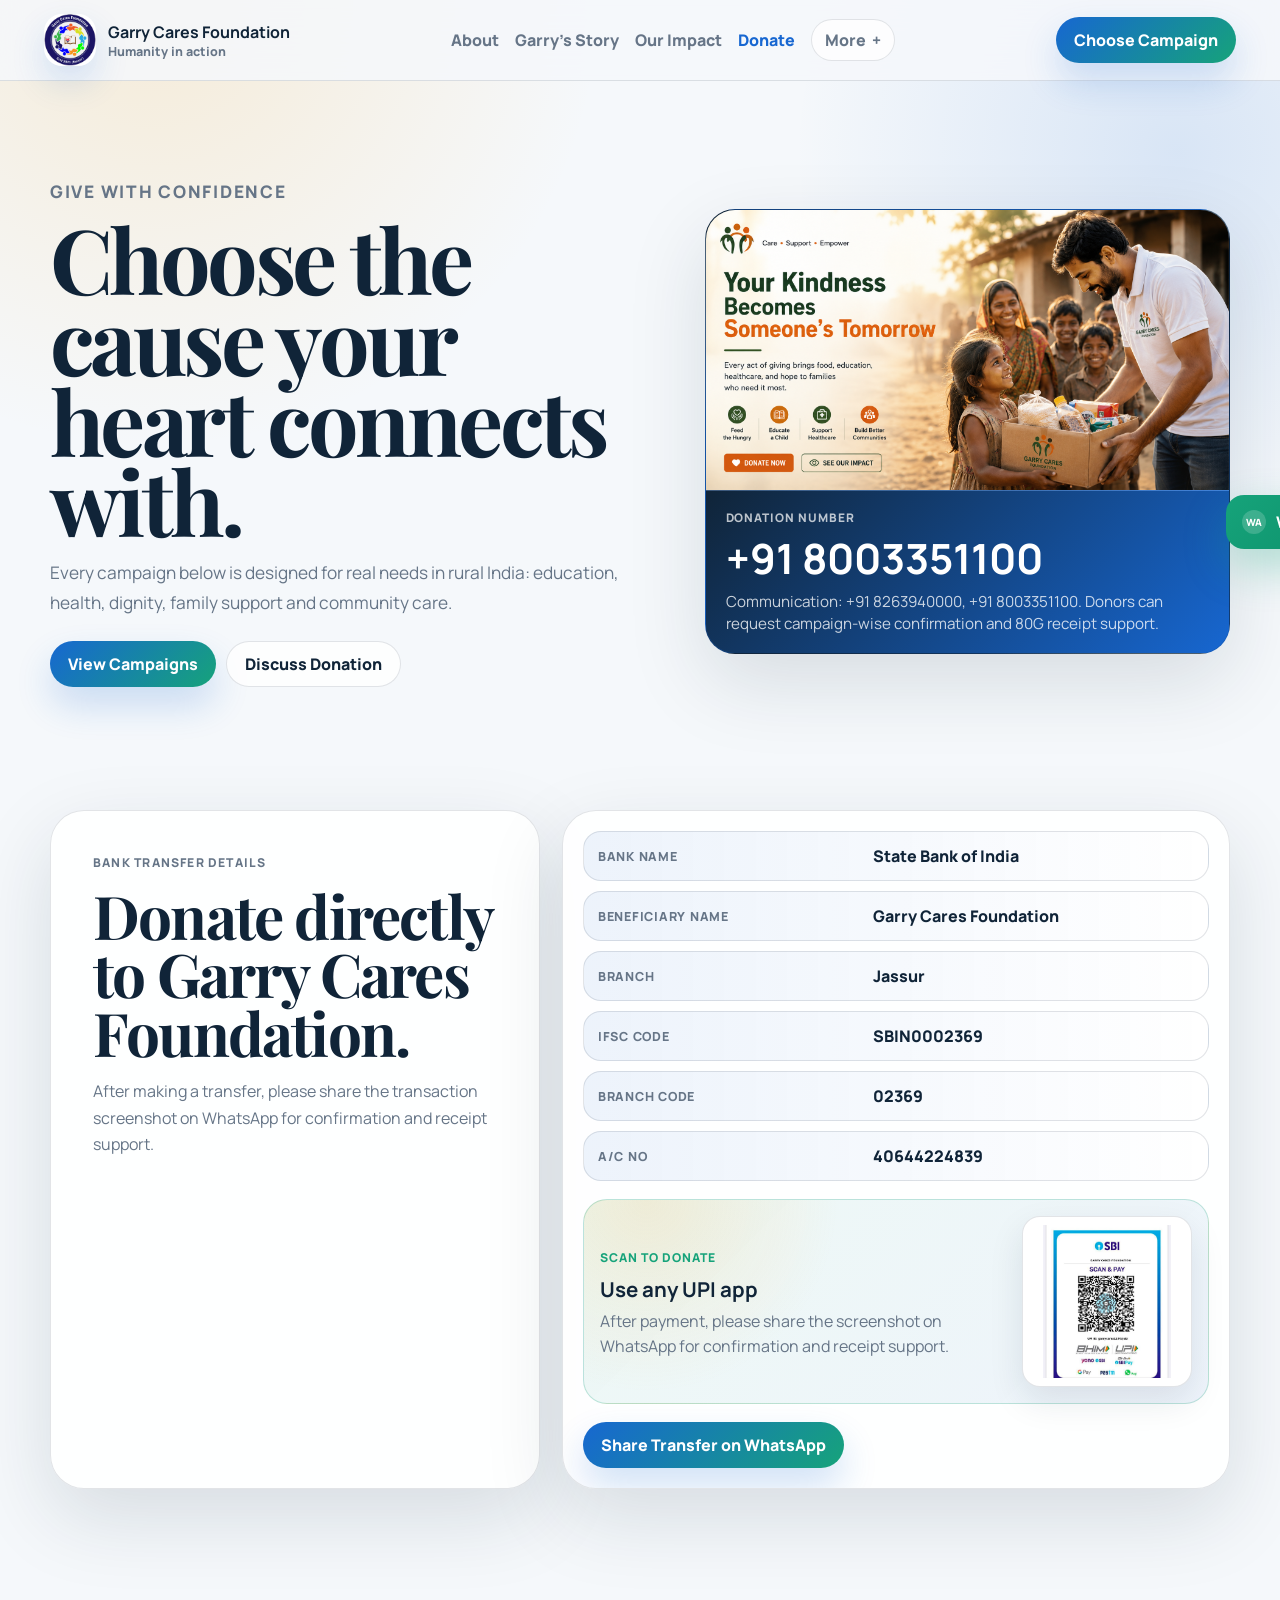
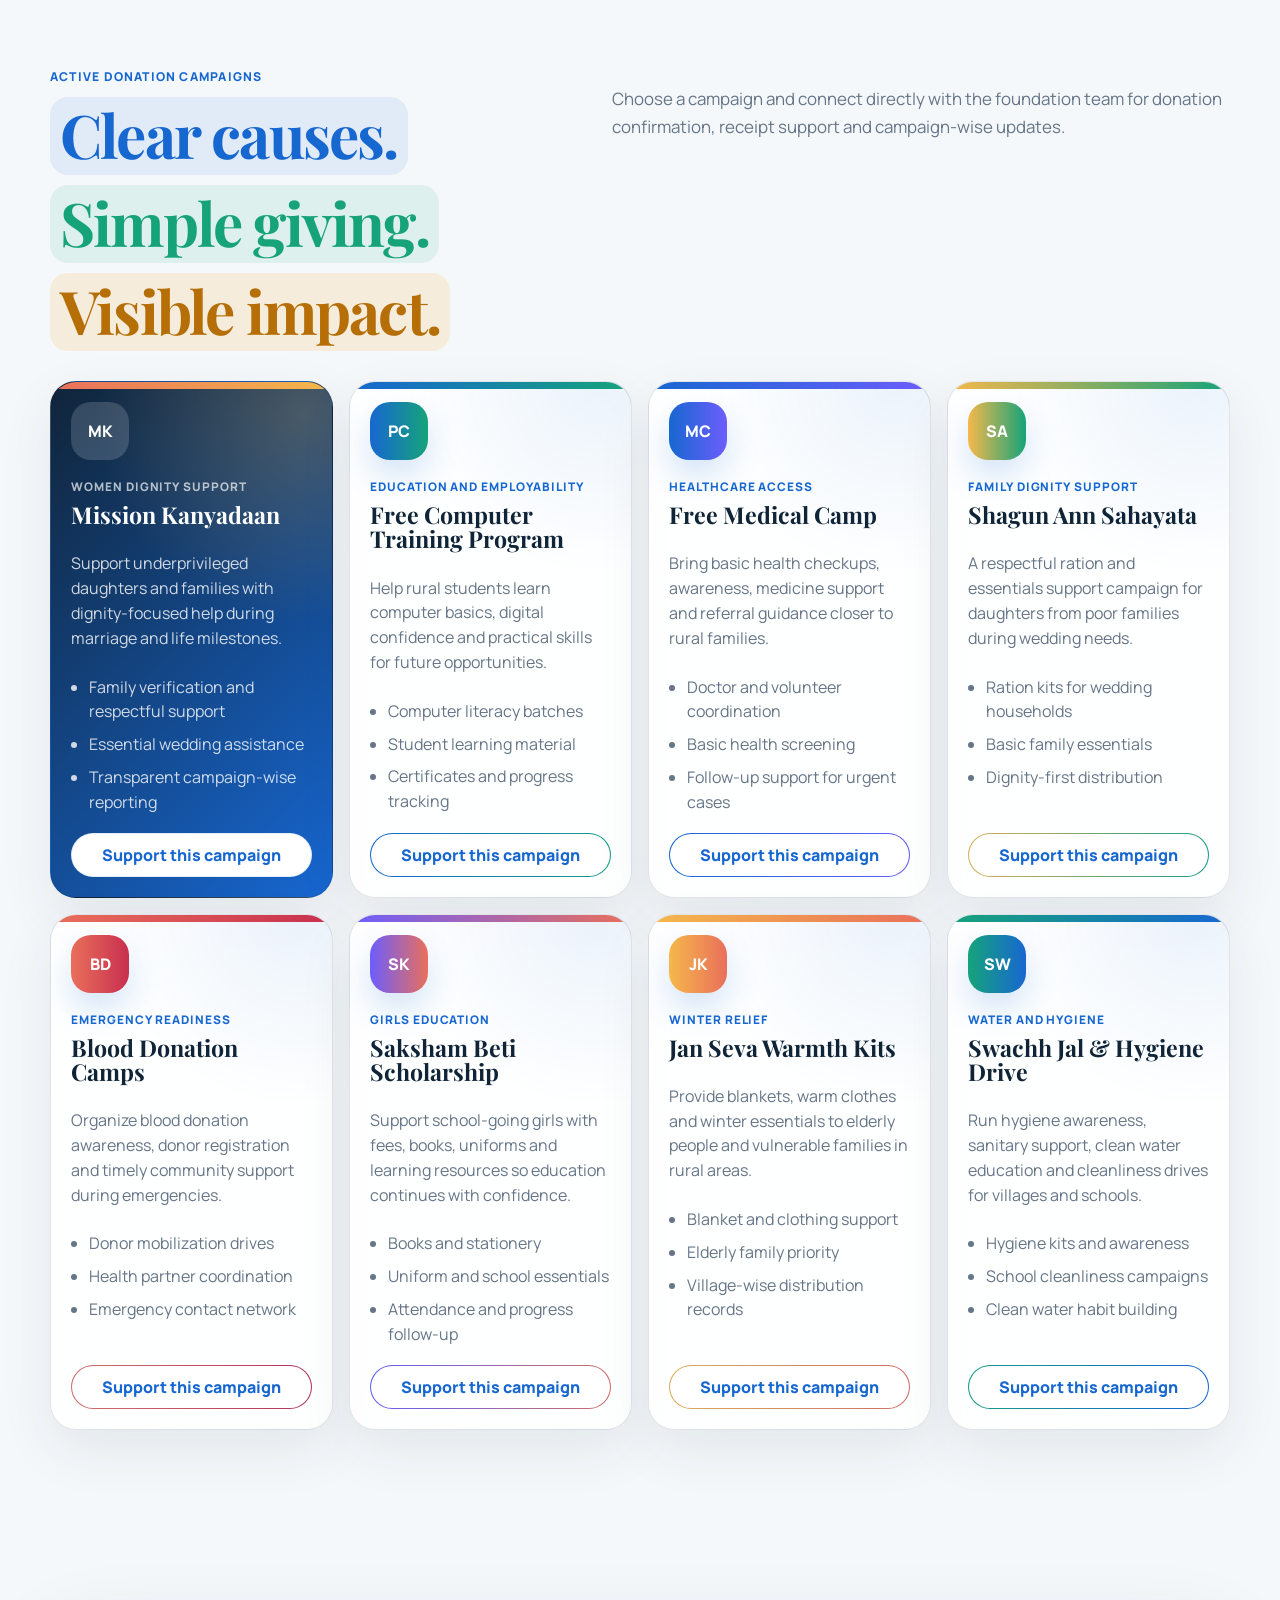
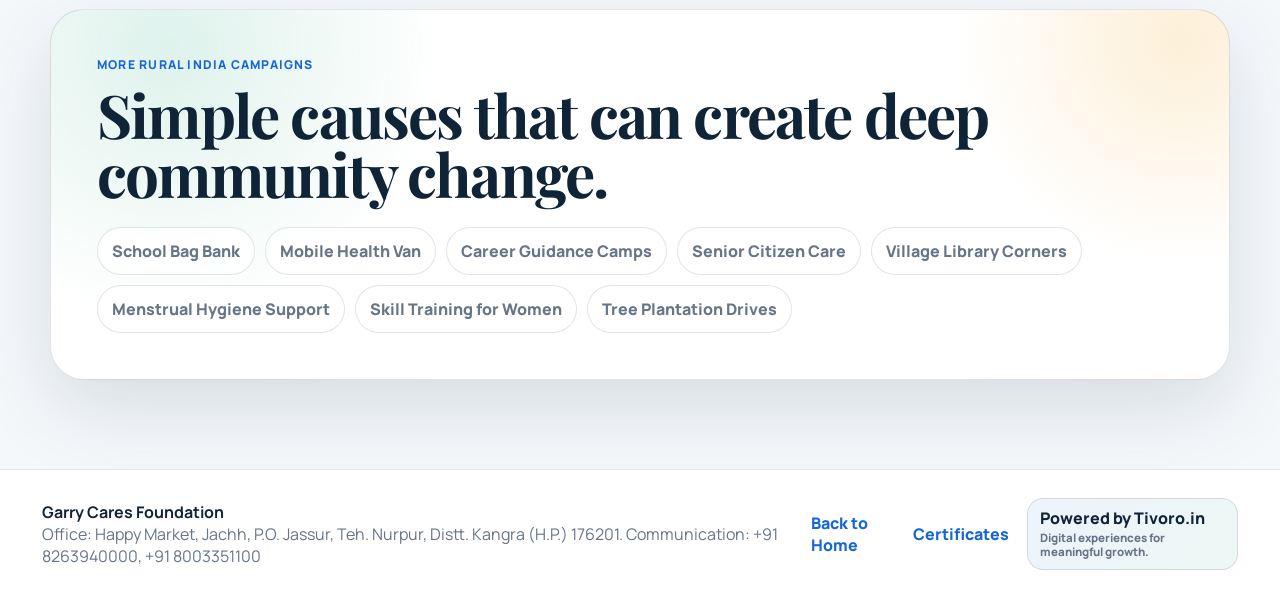
<file: donate.html>
<!doctype html>
<html lang="en">
  <head>
    <meta charset="UTF-8" />
    <meta name="viewport" content="width=device-width, initial-scale=1.0" />
    <meta
      name="description"
      content="Donate to Garry Cares Foundation campaigns including Mission Kanyadaan, free computer training, medical camps, blood donation camps and rural family support."
    />
    <title>Donate | Garry Cares Foundation</title>
    <link rel="preconnect" href="https://fonts.googleapis.com" />
    <link rel="preconnect" href="https://fonts.gstatic.com" crossorigin />
    <link
      href="https://fonts.googleapis.com/css2?family=Manrope:wght@400;600;700;800&family=Playfair+Display:wght@700;800&display=swap"
      rel="stylesheet"
    />
    <link rel="stylesheet" href="styles.css" />
  </head>
  <body>
    <header class="site-header">
      <a class="brand" href="index.html" aria-label="Garry Cares Foundation home">
        <span class="brand-mark"><img src="assets/GCF_logo.png" alt="" /></span>
        <span><strong>Garry Cares Foundation</strong><small>Humanity in action</small></span>
      </a>
      <nav class="desktop-nav" aria-label="Primary navigation">
        <a href="index.html#about">About</a>
        <a href="garry-story.html">Garry's Story</a>
        <a href="impact.html">Our Impact</a>
        <a href="donate.html" aria-current="page">Donate</a>
        <div class="nav-more">
          <button class="nav-more-button" type="button" aria-haspopup="true">More</button>
          <div class="nav-more-menu">
            <a href="team.html">Team</a>
            <a href="certificates.html">Certificates</a>
            <a href="index.html#projects">Projects</a>
            <a href="media.html">Media</a>
            <a href="index.html#volunteer">Volunteer</a>
            <a href="index.html#contact">Contact</a>
            <a href="index.html#transparency">Transparency</a>
          </div>
        </div>
      </nav>
      <a class="header-cta" href="#campaigns">Choose Campaign</a>
      <button class="menu-button" type="button" aria-label="Open menu" aria-expanded="false"><span></span><span></span><span></span></button>
    </header>

    <nav class="mobile-menu" aria-label="Mobile navigation" hidden>
      <a href="index.html#about">About</a>
      <a href="garry-story.html">Garry's Story</a>
      <a href="impact.html">Our Impact</a>
      <a href="donate.html" aria-current="page">Donate</a>
      <span class="mobile-menu-label">More</span>
      <a href="team.html">Team</a>
      <a href="certificates.html">Certificates</a>
      <a href="index.html#projects">Projects</a>
      <a href="media.html">Media</a>
      <a href="index.html#volunteer">Volunteer</a>
      <a href="index.html#contact">Contact</a>
      <a href="index.html#transparency">Transparency</a>
    </nav>

    <main>
      <section class="donate-hero">
        <div>
          <p class="eyebrow">Give with confidence</p>
          <h1>Choose the cause your heart connects with.</h1>
          <p>
            Every campaign below is designed for real needs in rural India:
            education, health, dignity, family support and community care.
          </p>
          <div class="hero-actions">
            <a class="primary-button" href="#campaigns">View Campaigns</a>
            <a class="secondary-button" href="https://wa.me/918263940000?text=Hello%20Garry%20Cares%20Foundation%2C%20I%20want%20to%20donate%20for%20a%20campaign" target="_blank" rel="noopener noreferrer">Discuss Donation</a>
          </div>
        </div>
        <aside class="donate-hero-card donate-photo-card">
          <img src="assets/Hero_donate.png" alt="Garry Cares Foundation donation campaign support" />
          <div class="donate-photo-overlay">
            <span>Donation number</span>
            <strong>+91 8003351100</strong>
            <p>Communication: +91 8263940000, +91 8003351100. Donors can request campaign-wise confirmation and 80G receipt support.</p>
          </div>
        </aside>
      </section>

      <section class="section bank-details-section">
        <div class="bank-copy">
          <p class="eyebrow">Bank transfer details</p>
          <h2>Donate directly to Garry Cares Foundation.</h2>
          <p>
            After making a transfer, please share the transaction screenshot on
            WhatsApp for confirmation and receipt support.
          </p>
        </div>
        <div class="bank-card">
          <dl>
            <div><dt>Bank Name</dt><dd>State Bank of India</dd></div>
            <div><dt>Beneficiary Name</dt><dd>Garry Cares Foundation</dd></div>
            <div><dt>Branch</dt><dd>Jassur</dd></div>
            <div><dt>IFSC Code</dt><dd>SBIN0002369</dd></div>
            <div><dt>Branch Code</dt><dd>02369</dd></div>
            <div><dt>A/C No</dt><dd>40644224839</dd></div>
          </dl>
          <div class="payment-scan-card">
            <div>
              <span>Scan to donate</span>
              <strong>Use any UPI app</strong>
              <p>After payment, please share the screenshot on WhatsApp for confirmation and receipt support.</p>
            </div>
            <a href="assets/scanner.jpeg" target="_blank" rel="noopener noreferrer" aria-label="Open donation payment scanner">
              <img src="assets/scanner.jpeg" alt="Garry Cares Foundation payment scanner" />
            </a>
          </div>
          <a class="primary-button" href="https://wa.me/918263940000?text=Hello%20Garry%20Cares%20Foundation%2C%20I%20have%20made%20a%20bank%20transfer%20donation" target="_blank" rel="noopener noreferrer">Share Transfer on WhatsApp</a>
        </div>
      </section>

      <section class="section campaign-section" id="campaigns">
        <div class="section-heading">
          <div>
            <p class="eyebrow">Active donation campaigns</p>
            <h2 class="color-statement">
              <span>Clear causes.</span>
              <span>Simple giving.</span>
              <span>Visible impact.</span>
            </h2>
          </div>
          <p>
            Choose a campaign and connect directly with the foundation team for
            donation confirmation, receipt support and campaign-wise updates.
          </p>
        </div>

        <div class="campaign-grid">
          <article class="campaign-card featured kanyadaan-card">
            <div class="campaign-icon">MK</div>
            <span>Women dignity support</span>
            <h3>Mission Kanyadaan</h3>
            <p>Support underprivileged daughters and families with dignity-focused help during marriage and life milestones.</p>
            <ul>
              <li>Family verification and respectful support</li>
              <li>Essential wedding assistance</li>
              <li>Transparent campaign-wise reporting</li>
            </ul>
            <a href="https://wa.me/918263940000?text=I%20want%20to%20donate%20for%20Mission%20Kanyadaan" target="_blank" rel="noopener noreferrer">Support this campaign</a>
          </article>

          <article class="campaign-card education-card">
            <div class="campaign-icon">PC</div>
            <span>Education and employability</span>
            <h3>Free Computer Training Program</h3>
            <p>Help rural students learn computer basics, digital confidence and practical skills for future opportunities.</p>
            <ul>
              <li>Computer literacy batches</li>
              <li>Student learning material</li>
              <li>Certificates and progress tracking</li>
            </ul>
            <a href="https://wa.me/918263940000?text=I%20want%20to%20donate%20for%20Free%20Computer%20Training%20Program" target="_blank" rel="noopener noreferrer">Support this campaign</a>
          </article>

          <article class="campaign-card medical-card">
            <div class="campaign-icon">MC</div>
            <span>Healthcare access</span>
            <h3>Free Medical Camp</h3>
            <p>Bring basic health checkups, awareness, medicine support and referral guidance closer to rural families.</p>
            <ul>
              <li>Doctor and volunteer coordination</li>
              <li>Basic health screening</li>
              <li>Follow-up support for urgent cases</li>
            </ul>
            <a href="https://wa.me/918263940000?text=I%20want%20to%20donate%20for%20Free%20Medical%20Camp" target="_blank" rel="noopener noreferrer">Support this campaign</a>
          </article>

          <article class="campaign-card shagun-card">
            <div class="campaign-icon">SA</div>
            <span>Family dignity support</span>
            <h3>Shagun Ann Sahayata</h3>
            <p>A respectful ration and essentials support campaign for daughters from poor families during wedding needs.</p>
            <ul>
              <li>Ration kits for wedding households</li>
              <li>Basic family essentials</li>
              <li>Dignity-first distribution</li>
            </ul>
            <a href="https://wa.me/918263940000?text=I%20want%20to%20donate%20for%20Shagun%20Ann%20Sahayata" target="_blank" rel="noopener noreferrer">Support this campaign</a>
          </article>

          <article class="campaign-card blood-card">
            <div class="campaign-icon">BD</div>
            <span>Emergency readiness</span>
            <h3>Blood Donation Camps</h3>
            <p>Organize blood donation awareness, donor registration and timely community support during emergencies.</p>
            <ul>
              <li>Donor mobilization drives</li>
              <li>Health partner coordination</li>
              <li>Emergency contact network</li>
            </ul>
            <a href="https://wa.me/918263940000?text=I%20want%20to%20support%20Blood%20Donation%20Camps" target="_blank" rel="noopener noreferrer">Support this campaign</a>
          </article>

          <article class="campaign-card beti-card">
            <div class="campaign-icon">SK</div>
            <span>Girls education</span>
            <h3>Saksham Beti Scholarship</h3>
            <p>Support school-going girls with fees, books, uniforms and learning resources so education continues with confidence.</p>
            <ul>
              <li>Books and stationery</li>
              <li>Uniform and school essentials</li>
              <li>Attendance and progress follow-up</li>
            </ul>
            <a href="https://wa.me/918263940000?text=I%20want%20to%20support%20Saksham%20Beti%20Scholarship" target="_blank" rel="noopener noreferrer">Support this campaign</a>
          </article>

          <article class="campaign-card warmth-card">
            <div class="campaign-icon">JK</div>
            <span>Winter relief</span>
            <h3>Jan Seva Warmth Kits</h3>
            <p>Provide blankets, warm clothes and winter essentials to elderly people and vulnerable families in rural areas.</p>
            <ul>
              <li>Blanket and clothing support</li>
              <li>Elderly family priority</li>
              <li>Village-wise distribution records</li>
            </ul>
            <a href="https://wa.me/918263940000?text=I%20want%20to%20support%20Jan%20Seva%20Warmth%20Kits" target="_blank" rel="noopener noreferrer">Support this campaign</a>
          </article>

          <article class="campaign-card hygiene-card">
            <div class="campaign-icon">SW</div>
            <span>Water and hygiene</span>
            <h3>Swachh Jal & Hygiene Drive</h3>
            <p>Run hygiene awareness, sanitary support, clean water education and cleanliness drives for villages and schools.</p>
            <ul>
              <li>Hygiene kits and awareness</li>
              <li>School cleanliness campaigns</li>
              <li>Clean water habit building</li>
            </ul>
            <a href="https://wa.me/918263940000?text=I%20want%20to%20support%20Swachh%20Jal%20and%20Hygiene%20Drive" target="_blank" rel="noopener noreferrer">Support this campaign</a>
          </article>
        </div>
      </section>

      <section class="section rural-ideas-section">
        <div class="idea-panel">
          <p class="eyebrow">More rural India campaigns</p>
          <h2>Simple causes that can create deep community change.</h2>
          <div class="idea-list">
            <span>School Bag Bank</span>
            <span>Mobile Health Van</span>
            <span>Career Guidance Camps</span>
            <span>Senior Citizen Care</span>
            <span>Village Library Corners</span>
            <span>Menstrual Hygiene Support</span>
            <span>Skill Training for Women</span>
            <span>Tree Plantation Drives</span>
          </div>
        </div>
      </section>
    </main>

    <a class="whatsapp-float" href="https://wa.me/918263940000?text=Hello%20Garry%20Cares%20Foundation%2C%20I%20want%20to%20connect" target="_blank" rel="noopener noreferrer">WhatsApp</a>

    <footer class="site-footer">
      <div>
        <strong>Garry Cares Foundation</strong>
        <span>Office: Happy Market, Jachh, P.O. Jassur, Teh. Nurpur, Distt. Kangra (H.P.) 176201. Communication: +91 8263940000, +91 8003351100</span>
      </div>
      <a href="index.html">Back to Home</a>
      <a href="certificates.html">Certificates</a>
      <a class="powered-by" href="https://www.tivoro.in/" target="_blank" rel="noopener noreferrer">Powered by Tivoro.in <span>Digital experiences for meaningful growth.</span></a>
    </footer>

    <script src="script.js"></script>
  </body>
</html>
</file>
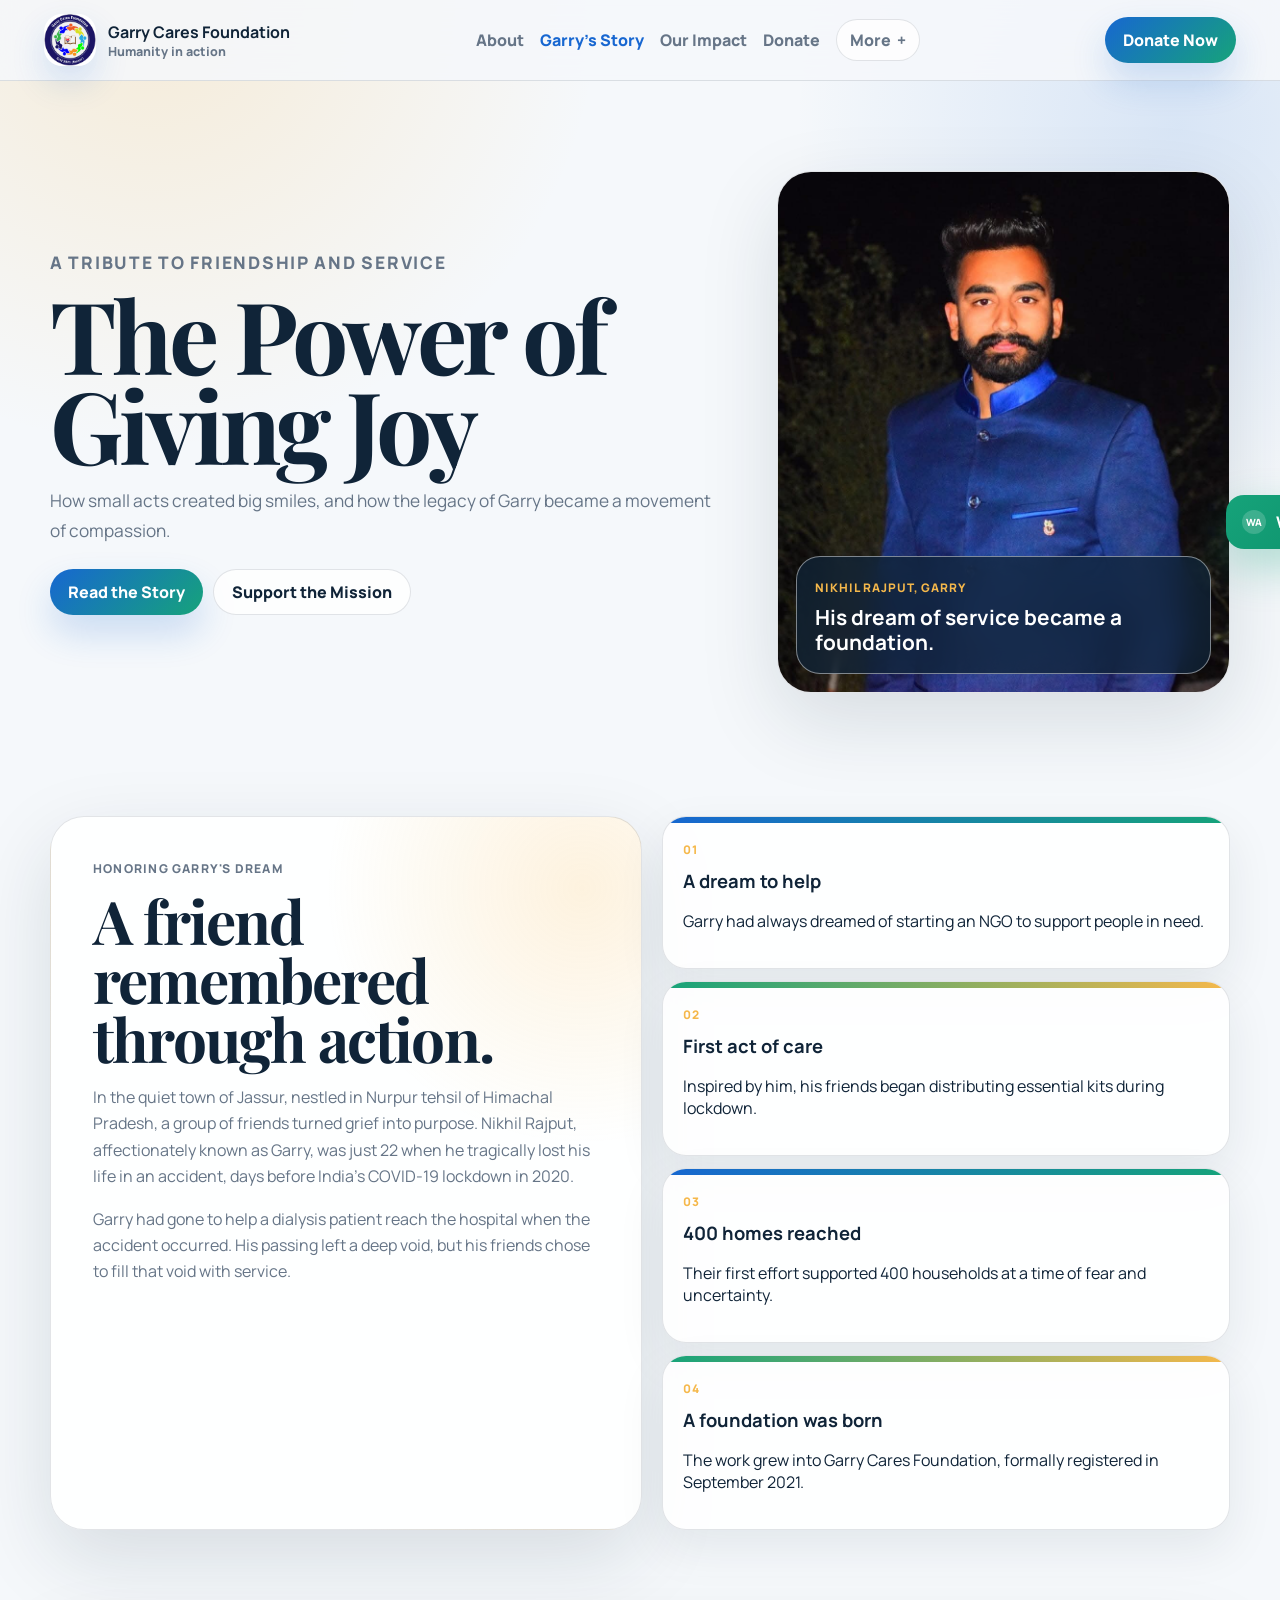
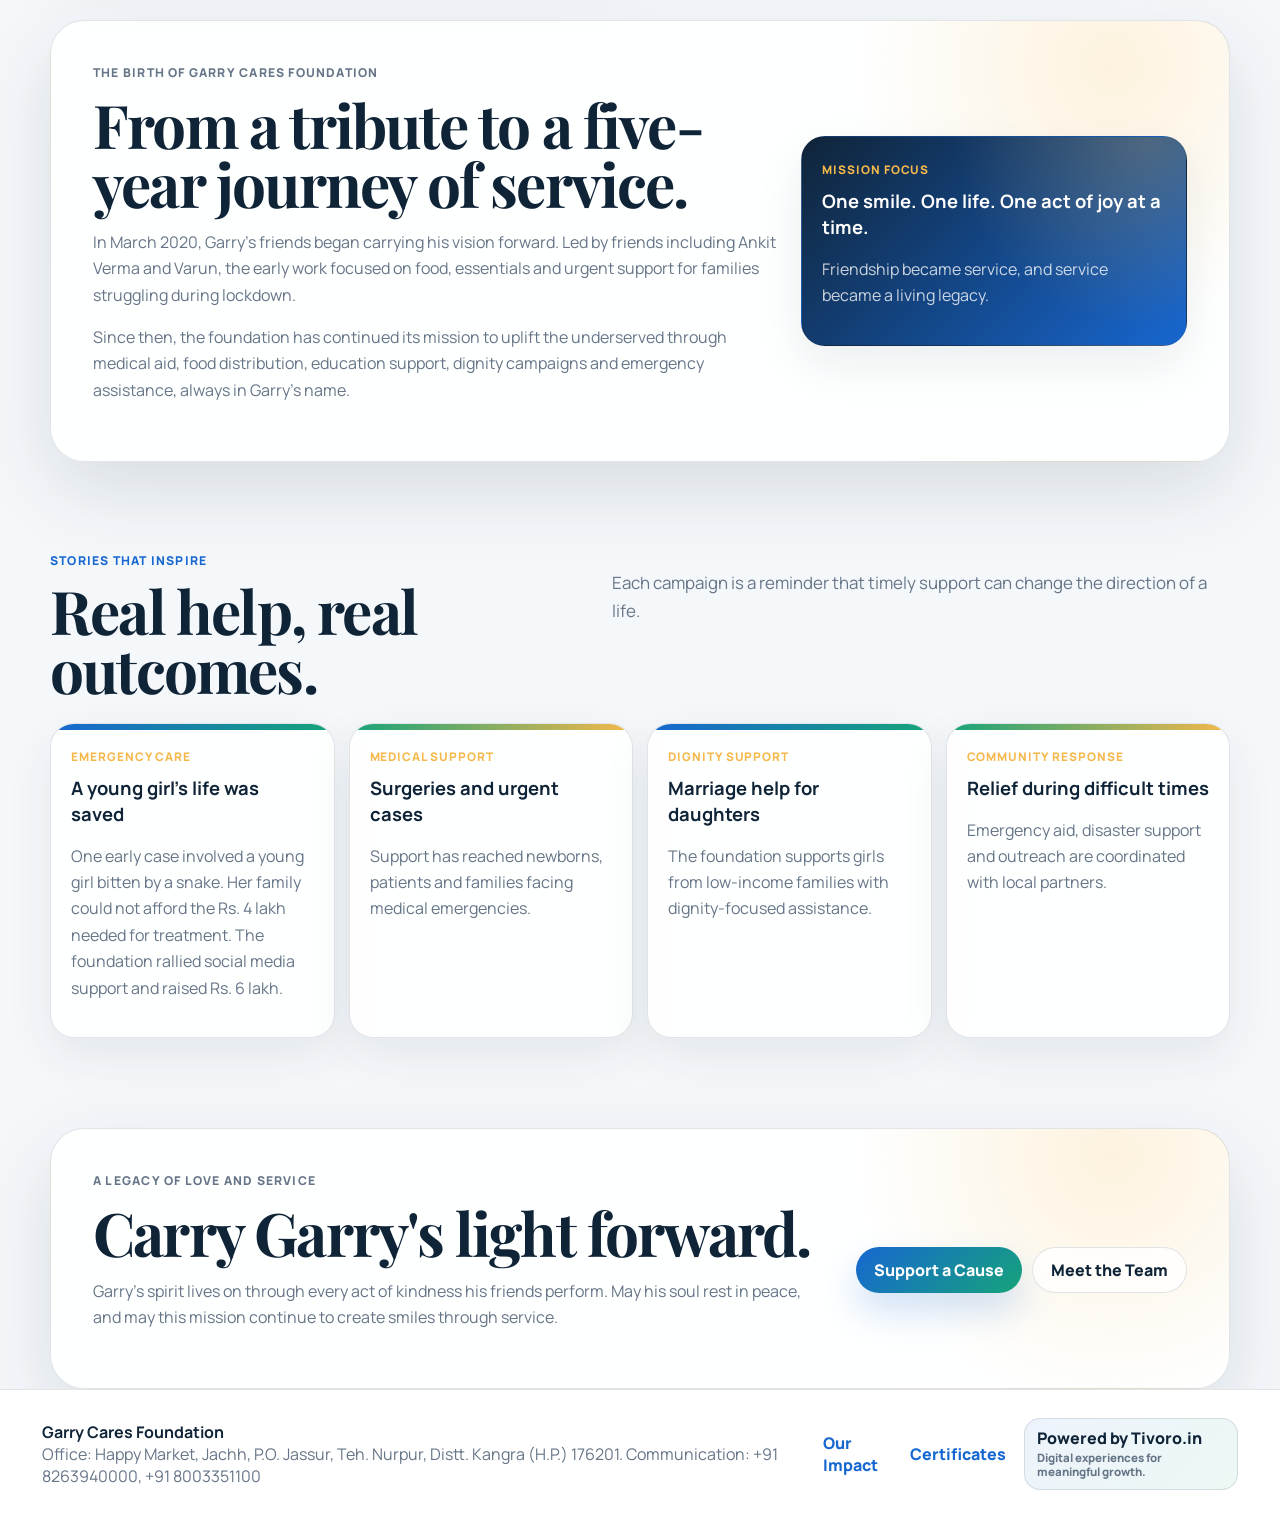
<file: garry-story.html>
<!doctype html>
<html lang="en">
  <head>
    <meta charset="UTF-8" />
    <meta name="viewport" content="width=device-width, initial-scale=1.0" />
    <meta
      name="description"
      content="The story of Nikhil Rajput, lovingly known as Garry, and how his friends created Garry Cares Foundation to continue his dream of service."
    />
    <title>Garry's Story | Garry Cares Foundation</title>
    <link rel="preconnect" href="https://fonts.googleapis.com" />
    <link rel="preconnect" href="https://fonts.gstatic.com" crossorigin />
    <link
      href="https://fonts.googleapis.com/css2?family=Manrope:wght@400;600;700;800&family=Playfair+Display:wght@700;800&display=swap"
      rel="stylesheet"
    />
    <link rel="stylesheet" href="styles.css" />
  </head>
  <body>
    <header class="site-header">
      <a class="brand" href="index.html" aria-label="Garry Cares Foundation home">
        <span class="brand-mark"><img src="assets/GCF_logo.png" alt="" /></span>
        <span><strong>Garry Cares Foundation</strong><small>Humanity in action</small></span>
      </a>
      <nav class="desktop-nav" aria-label="Primary navigation">
        <a href="index.html#about">About</a>
        <a href="garry-story.html" aria-current="page">Garry's Story</a>
        <a href="impact.html">Our Impact</a>
        <a href="donate.html">Donate</a>
        <div class="nav-more">
          <button class="nav-more-button" type="button" aria-haspopup="true">More</button>
          <div class="nav-more-menu">
            <a href="team.html">Team</a>
            <a href="certificates.html">Certificates</a>
            <a href="index.html#projects">Projects</a>
            <a href="media.html">Media</a>
            <a href="index.html#volunteer">Volunteer</a>
            <a href="index.html#contact">Contact</a>
            <a href="index.html#transparency">Transparency</a>
          </div>
        </div>
      </nav>
      <a class="header-cta" href="donate.html">Donate Now</a>
      <button class="menu-button" type="button" aria-label="Open menu" aria-expanded="false"><span></span><span></span><span></span></button>
    </header>

    <nav class="mobile-menu" aria-label="Mobile navigation" hidden>
      <a href="index.html#about">About</a>
      <a href="garry-story.html" aria-current="page">Garry's Story</a>
      <a href="impact.html">Our Impact</a>
      <a href="donate.html">Donate</a>
      <span class="mobile-menu-label">More</span>
      <a href="team.html">Team</a>
      <a href="certificates.html">Certificates</a>
      <a href="index.html#projects">Projects</a>
      <a href="media.html">Media</a>
      <a href="index.html#volunteer">Volunteer</a>
      <a href="index.html#contact">Contact</a>
      <a href="index.html#transparency">Transparency</a>
    </nav>

    <main>
      <section class="garry-story-hero">
        <div class="garry-story-copy">
          <p class="eyebrow">A tribute to friendship and service</p>
          <h1>The Power of Giving Joy</h1>
          <p>
            How small acts created big smiles, and how the legacy of Garry
            became a movement of compassion.
          </p>
          <div class="hero-actions">
            <a class="primary-button" href="#legacy-story">Read the Story</a>
            <a class="secondary-button" href="donate.html">Support the Mission</a>
          </div>
        </div>
        <aside class="garry-portrait-card">
          <img src="assets/Garry.jpeg" alt="Nikhil Rajput, lovingly known as Garry" />
          <div>
            <span>Nikhil Rajput, Garry</span>
            <strong>His dream of service became a foundation.</strong>
          </div>
        </aside>
      </section>

      <section class="section legacy-story-section" id="legacy-story">
        <article class="legacy-story-card">
          <p class="eyebrow">Honoring Garry's dream</p>
          <h2>A friend remembered through action.</h2>
          <p>
            In the quiet town of Jassur, nestled in Nurpur tehsil of Himachal
            Pradesh, a group of friends turned grief into purpose. Nikhil
            Rajput, affectionately known as Garry, was just 22 when he
            tragically lost his life in an accident, days before India's
            COVID-19 lockdown in 2020.
          </p>
          <p>
            Garry had gone to help a dialysis patient reach the hospital when
            the accident occurred. His passing left a deep void, but his friends
            chose to fill that void with service.
          </p>
        </article>

        <div class="legacy-timeline">
          <article>
            <span>01</span>
            <strong>A dream to help</strong>
            <p>Garry had always dreamed of starting an NGO to support people in need.</p>
          </article>
          <article>
            <span>02</span>
            <strong>First act of care</strong>
            <p>Inspired by him, his friends began distributing essential kits during lockdown.</p>
          </article>
          <article>
            <span>03</span>
            <strong>400 homes reached</strong>
            <p>Their first effort supported 400 households at a time of fear and uncertainty.</p>
          </article>
          <article>
            <span>04</span>
            <strong>A foundation was born</strong>
            <p>The work grew into Garry Cares Foundation, formally registered in September 2021.</p>
          </article>
        </div>
      </section>

      <section class="section birth-section">
        <div>
          <p class="eyebrow">The birth of Garry Cares Foundation</p>
          <h2>From a tribute to a five-year journey of service.</h2>
          <p>
            In March 2020, Garry's friends began carrying his vision forward.
            Led by friends including Ankit Verma and Varun, the early work
            focused on food, essentials and urgent support for families
            struggling during lockdown.
          </p>
          <p>
            Since then, the foundation has continued its mission to uplift the
            underserved through medical aid, food distribution, education
            support, dignity campaigns and emergency assistance, always in
            Garry's name.
          </p>
        </div>
        <div class="birth-impact-card">
          <span>Mission focus</span>
          <strong>One smile. One life. One act of joy at a time.</strong>
          <p>Friendship became service, and service became a living legacy.</p>
        </div>
      </section>

      <section class="section inspire-section">
        <div class="section-heading">
          <div>
            <p class="eyebrow">Stories that inspire</p>
            <h2>Real help, real outcomes.</h2>
          </div>
          <p>
            Each campaign is a reminder that timely support can change the
            direction of a life.
          </p>
        </div>
        <div class="inspire-grid">
          <article>
            <span>Emergency care</span>
            <strong>A young girl's life was saved</strong>
            <p>
              One early case involved a young girl bitten by a snake. Her family
              could not afford the Rs. 4 lakh needed for treatment. The
              foundation rallied social media support and raised Rs. 6 lakh.
            </p>
          </article>
          <article>
            <span>Medical support</span>
            <strong>Surgeries and urgent cases</strong>
            <p>Support has reached newborns, patients and families facing medical emergencies.</p>
          </article>
          <article>
            <span>Dignity support</span>
            <strong>Marriage help for daughters</strong>
            <p>The foundation supports girls from low-income families with dignity-focused assistance.</p>
          </article>
          <article>
            <span>Community response</span>
            <strong>Relief during difficult times</strong>
            <p>Emergency aid, disaster support and outreach are coordinated with local partners.</p>
          </article>
        </div>
      </section>

      <section class="section legacy-cta-section">
        <div>
          <p class="eyebrow">A legacy of love and service</p>
          <h2>Carry Garry's light forward.</h2>
          <p>
            Garry's spirit lives on through every act of kindness his friends
            perform. May his soul rest in peace, and may this mission continue
            to create smiles through service.
          </p>
        </div>
        <div class="hero-actions">
          <a class="primary-button" href="donate.html">Support a Cause</a>
          <a class="secondary-button" href="team.html">Meet the Team</a>
        </div>
      </section>
    </main>

    <a class="whatsapp-float" href="https://wa.me/918263940000?text=Hello%20Garry%20Cares%20Foundation%2C%20I%20want%20to%20connect" target="_blank" rel="noopener noreferrer">WhatsApp</a>

    <footer class="site-footer">
      <div>
        <strong>Garry Cares Foundation</strong>
        <span>Office: Happy Market, Jachh, P.O. Jassur, Teh. Nurpur, Distt. Kangra (H.P.) 176201. Communication: +91 8263940000, +91 8003351100</span>
      </div>
      <a href="impact.html">Our Impact</a>
      <a href="certificates.html">Certificates</a>
      <a class="powered-by" href="https://www.tivoro.in/" target="_blank" rel="noopener noreferrer">Powered by Tivoro.in <span>Digital experiences for meaningful growth.</span></a>
    </footer>

    <script src="script.js"></script>
  </body>
</html>
</file>
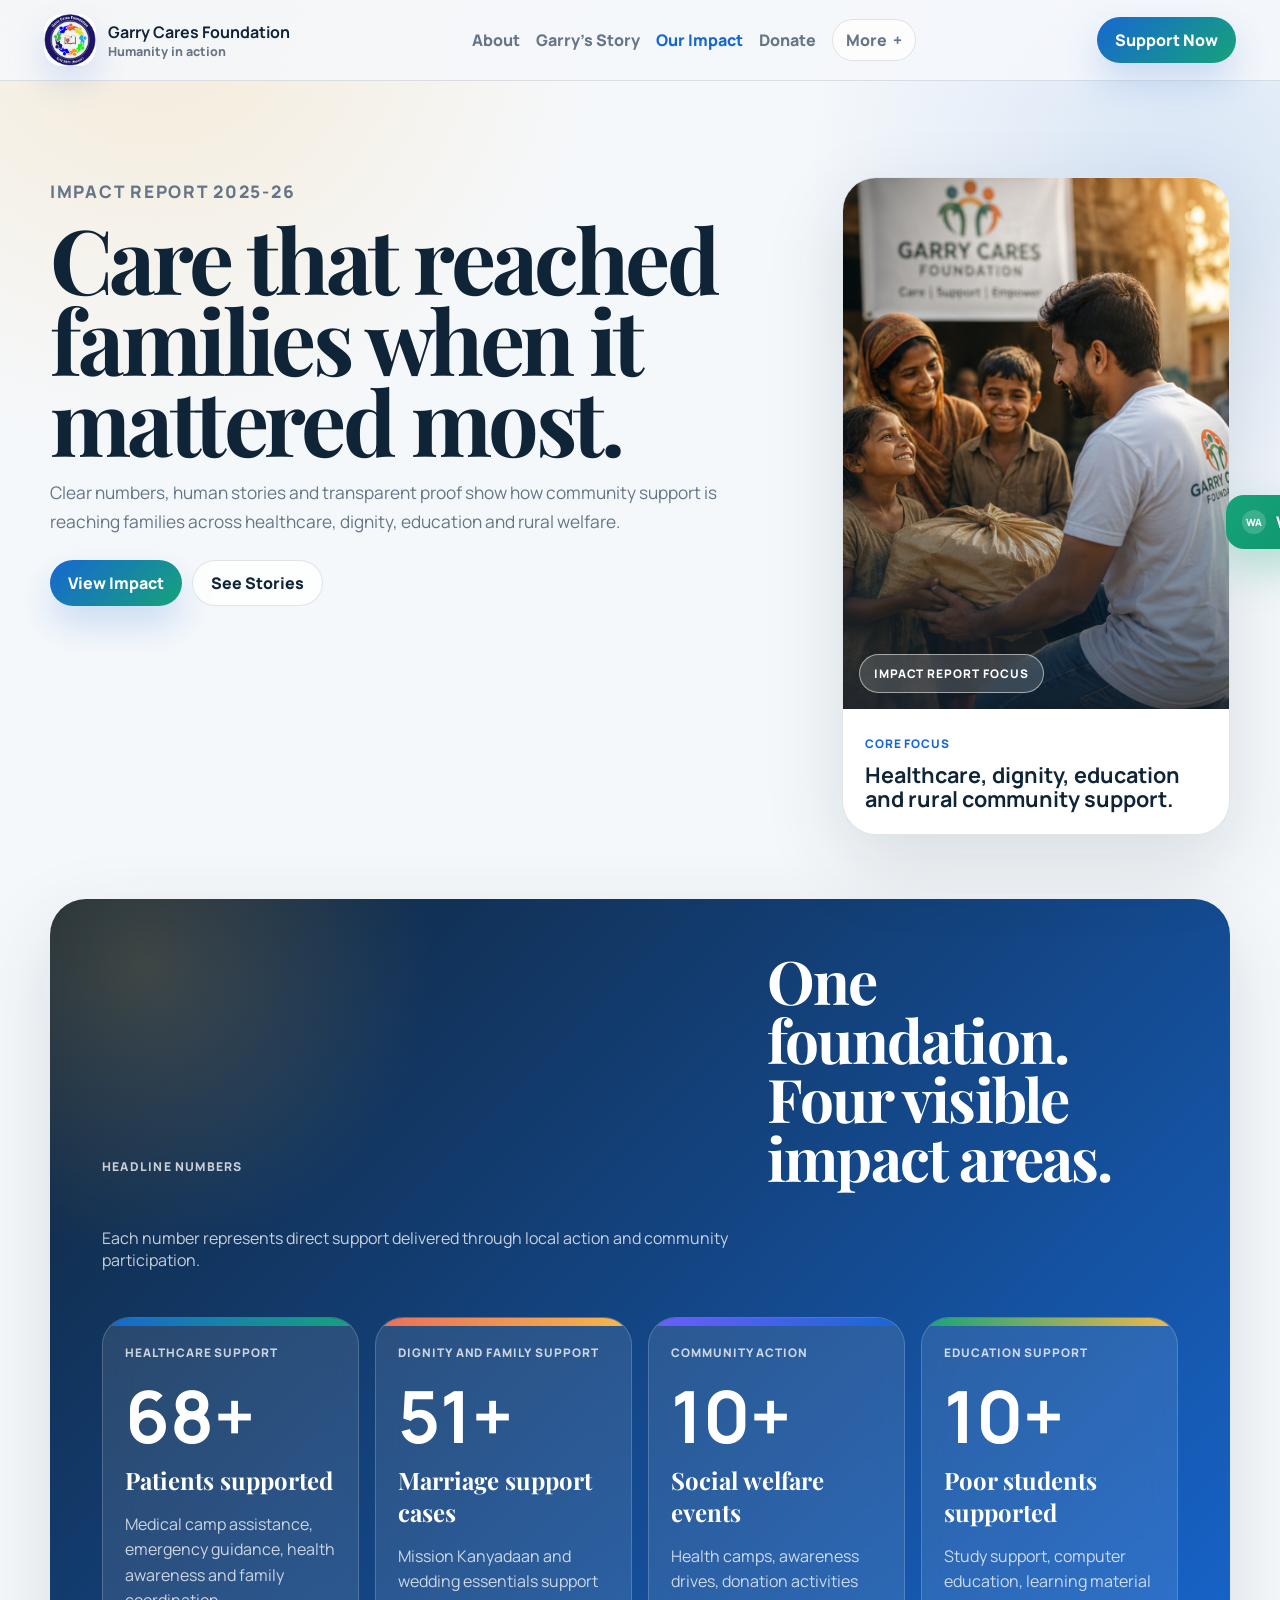
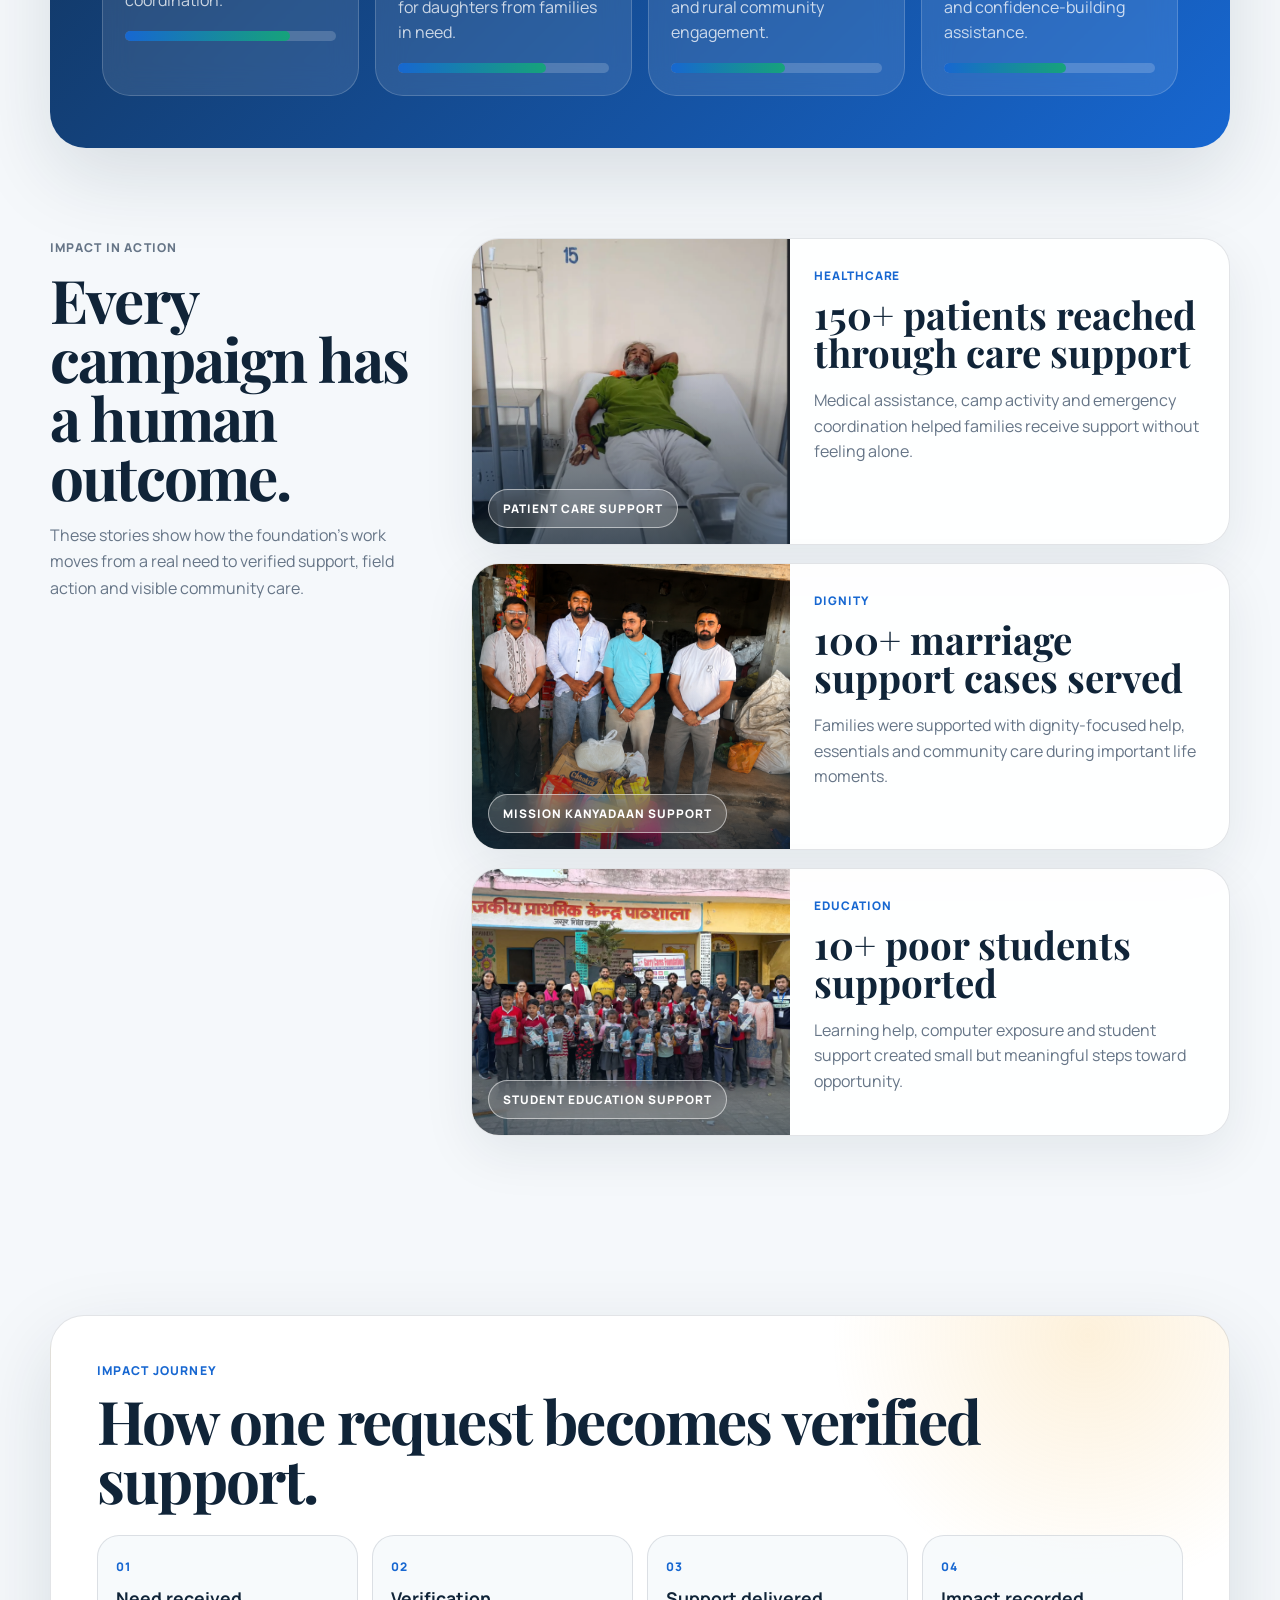
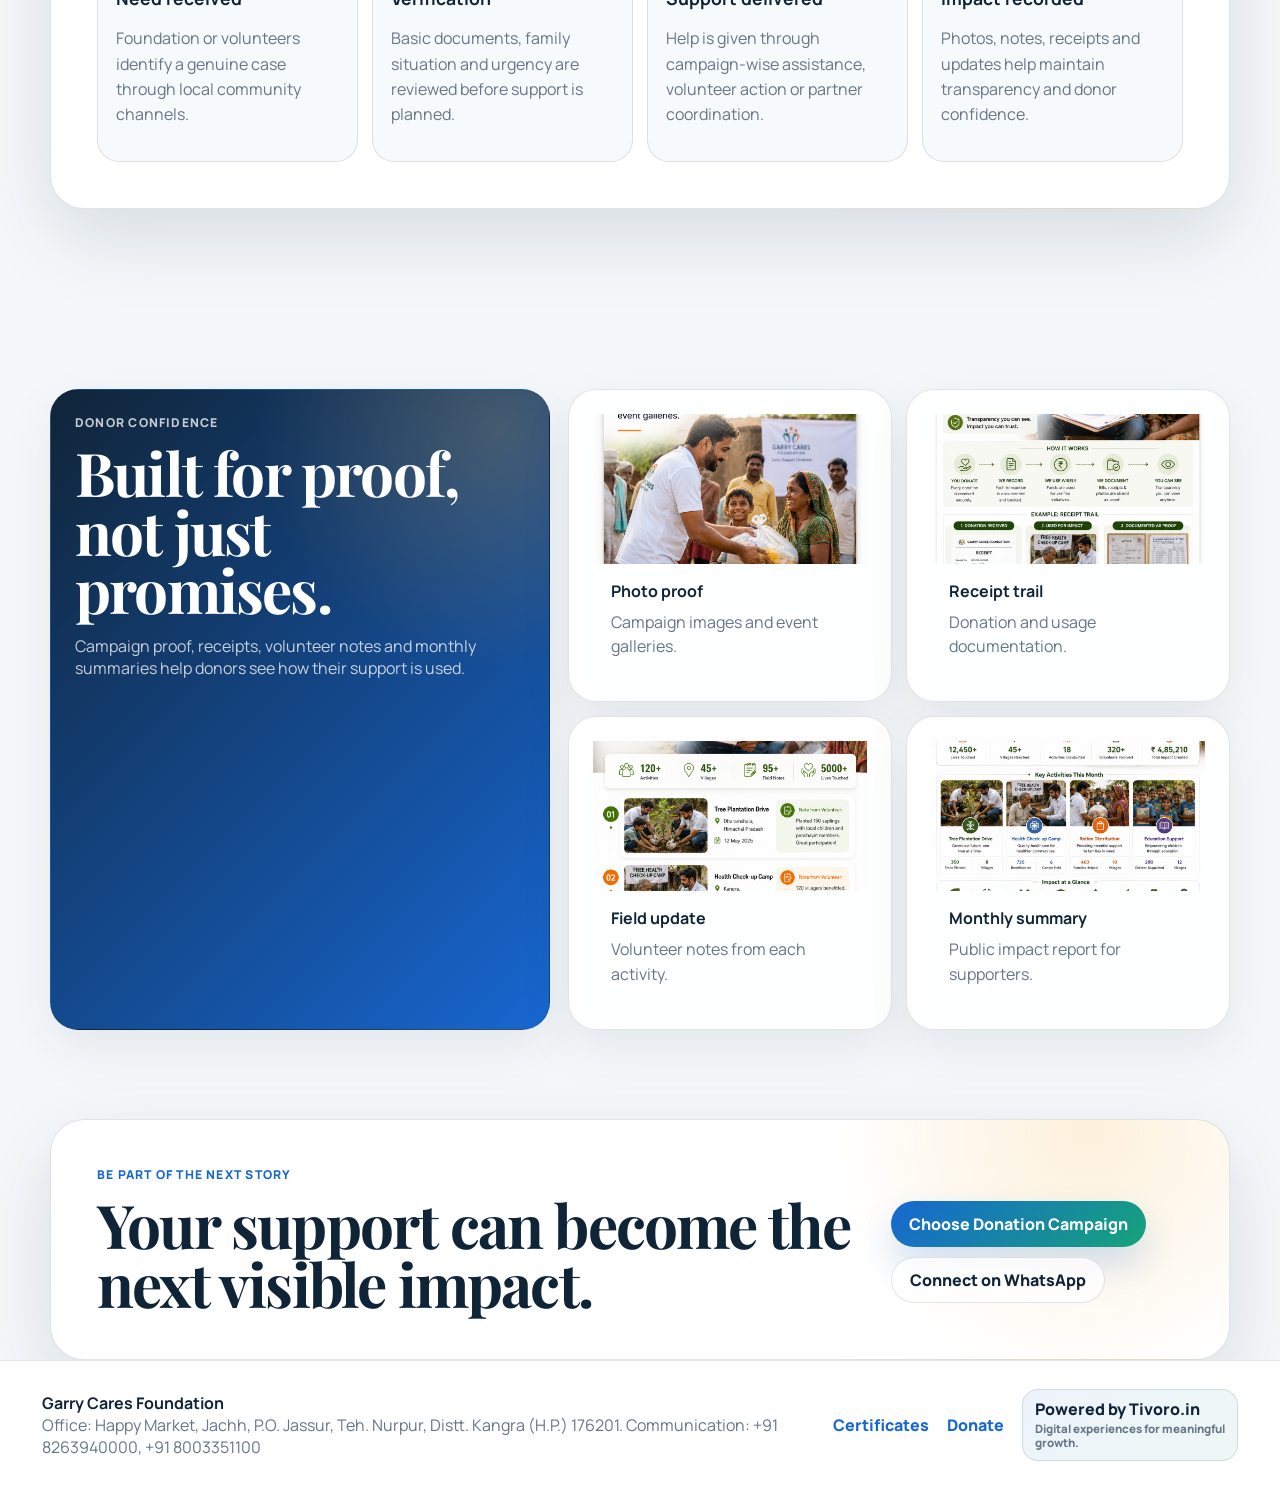
<file: impact.html>
<!doctype html>
<html lang="en">
  <head>
    <meta charset="UTF-8" />
    <meta name="viewport" content="width=device-width, initial-scale=1.0" />
    <meta
      name="description"
      content="Garry Cares Foundation impact page showing patient support, marriage assistance, community events and poor student support."
    />
    <title>Our Impact | Garry Cares Foundation</title>
    <link rel="preconnect" href="https://fonts.googleapis.com" />
    <link rel="preconnect" href="https://fonts.gstatic.com" crossorigin />
    <link
      href="https://fonts.googleapis.com/css2?family=Manrope:wght@400;600;700;800&family=Playfair+Display:wght@700;800&display=swap"
      rel="stylesheet"
    />
    <link rel="stylesheet" href="styles.css" />
  </head>
  <body>
    <header class="site-header">
      <a class="brand" href="index.html" aria-label="Garry Cares Foundation home">
        <span class="brand-mark"><img src="assets/GCF_logo.png" alt="" /></span>
        <span><strong>Garry Cares Foundation</strong><small>Humanity in action</small></span>
      </a>
      <nav class="desktop-nav" aria-label="Primary navigation">
        <a href="index.html#about">About</a>
        <a href="garry-story.html">Garry's Story</a>
        <a href="impact.html" aria-current="page">Our Impact</a>
        <a href="donate.html">Donate</a>
        <div class="nav-more">
          <button class="nav-more-button" type="button" aria-haspopup="true">More</button>
          <div class="nav-more-menu">
            <a href="team.html">Team</a>
            <a href="certificates.html">Certificates</a>
            <a href="index.html#projects">Projects</a>
            <a href="media.html">Media</a>
            <a href="index.html#volunteer">Volunteer</a>
            <a href="index.html#contact">Contact</a>
            <a href="index.html#transparency">Transparency</a>
          </div>
        </div>
      </nav>
      <a class="header-cta" href="donate.html">Support Now</a>
      <button class="menu-button" type="button" aria-label="Open menu" aria-expanded="false"><span></span><span></span><span></span></button>
    </header>

    <nav class="mobile-menu" aria-label="Mobile navigation" hidden>
      <a href="index.html#about">About</a>
      <a href="garry-story.html">Garry's Story</a>
      <a href="impact.html" aria-current="page">Our Impact</a>
      <a href="donate.html">Donate</a>
      <span class="mobile-menu-label">More</span>
      <a href="team.html">Team</a>
      <a href="certificates.html">Certificates</a>
      <a href="index.html#projects">Projects</a>
      <a href="media.html">Media</a>
      <a href="index.html#volunteer">Volunteer</a>
      <a href="index.html#contact">Contact</a>
      <a href="index.html#transparency">Transparency</a>
    </nav>

    <main>
      <section class="impact-hero impact-report-hero">
        <div>
          <p class="eyebrow">Impact report 2025-26</p>
          <h1>Care that reached families when it mattered most.</h1>
          <p>
            Clear numbers, human stories and transparent proof show how community
            support is reaching families across healthcare, dignity, education
            and rural welfare.
          </p>
          <div class="hero-actions">
            <a class="primary-button" href="#impact-dashboard">View Impact</a>
            <a class="secondary-button" href="#stories">See Stories</a>
          </div>
        </div>
        <aside class="impact-report-card">
          <div class="impact-image-placeholder story-photo impact-hero-photo">
            <img src="assets/Hero_Impact.png" alt="Garry Cares Foundation impact report focus" />
            <span>Impact report focus</span>
          </div>
          <div>
            <span>Core focus</span>
            <strong>Healthcare, dignity, education and rural community support.</strong>
          </div>
        </aside>
      </section>

      <section class="section impact-dashboard-section impact-report-dashboard" id="impact-dashboard">
        <div class="impact-report-heading">
          <p class="eyebrow">Headline numbers</p>
          <h2>One foundation. Four visible impact areas.</h2>
          <p>Each number represents direct support delivered through local action and community participation.</p>
        </div>

        <div class="impact-metric-grid">
          <article class="impact-metric patient">
            <span>Healthcare support</span>
            <strong><b data-count="150">0</b>+</strong>
            <h3>Patients supported</h3>
            <p>Medical camp assistance, emergency guidance, health awareness and family coordination.</p>
            <div class="impact-progress"><i style="width: 78%"></i></div>
          </article>

          <article class="impact-metric marriage">
            <span>Dignity and family support</span>
            <strong><b data-count="100">0</b>+</strong>
            <h3>Marriage support cases</h3>
            <p>Mission Kanyadaan and wedding essentials support for daughters from families in need.</p>
            <div class="impact-progress"><i style="width: 70%"></i></div>
          </article>

          <article class="impact-metric events">
            <span>Community action</span>
            <strong><b data-count="10">0</b>+</strong>
            <h3>Social welfare events</h3>
            <p>Health camps, awareness drives, donation activities and rural community engagement.</p>
            <div class="impact-progress"><i style="width: 54%"></i></div>
          </article>

          <article class="impact-metric students">
            <span>Education support</span>
            <strong><b data-count="10">0</b>+</strong>
            <h3>Poor students supported</h3>
            <p>Study support, computer education, learning material and confidence-building assistance.</p>
            <div class="impact-progress"><i style="width: 58%"></i></div>
          </article>
        </div>
      </section>

      <section class="section impact-story-band" id="stories">
        <div class="story-band-copy">
          <p class="eyebrow">Impact in action</p>
          <h2>Every campaign has a human outcome.</h2>
          <p>
            These stories show how the foundation's work moves from a real need
            to verified support, field action and visible community care.
          </p>
        </div>
        <div class="story-feature-grid">
          <article>
            <div class="story-image-placeholder story-photo medical-photo">
              <img src="assets/patient.png" alt="Garry Cares Foundation patient care support" />
              <span>Patient care support</span>
            </div>
            <div>
              <span>Healthcare</span>
              <h3>150+ patients reached through care support</h3>
              <p>Medical assistance, camp activity and emergency coordination helped families receive support without feeling alone.</p>
            </div>
          </article>
          <article>
            <div class="story-image-placeholder story-photo marriage-photo">
              <img src="assets/ration_gcf.png" alt="Garry Cares Foundation ration support for marriage assistance" />
              <span>Mission Kanyadaan support</span>
            </div>
            <div>
              <span>Dignity</span>
              <h3>100+ marriage support cases served</h3>
              <p>Families were supported with dignity-focused help, essentials and community care during important life moments.</p>
            </div>
          </article>
          <article>
            <div class="story-image-placeholder story-photo education-photo">
              <img src="assets/studentsupport.png" alt="Garry Cares Foundation student education support" />
              <span>Student education support</span>
            </div>
            <div>
              <span>Education</span>
              <h3>10+ poor students supported</h3>
              <p>Learning help, computer exposure and student support created small but meaningful steps toward opportunity.</p>
            </div>
          </article>
        </div>
      </section>

      <section class="section impact-journey-section">
        <div class="journey-panel">
          <p class="eyebrow">Impact journey</p>
          <h2>How one request becomes verified support.</h2>
          <div class="journey-grid">
            <article><span>01</span><strong>Need received</strong><p>Foundation or volunteers identify a genuine case through local community channels.</p></article>
            <article><span>02</span><strong>Verification</strong><p>Basic documents, family situation and urgency are reviewed before support is planned.</p></article>
            <article><span>03</span><strong>Support delivered</strong><p>Help is given through campaign-wise assistance, volunteer action or partner coordination.</p></article>
            <article><span>04</span><strong>Impact recorded</strong><p>Photos, notes, receipts and updates help maintain transparency and donor confidence.</p></article>
          </div>
        </div>
      </section>

      <section class="section impact-proof-section">
        <div class="proof-card dark-proof">
          <p class="eyebrow">Donor confidence</p>
          <h2>Built for proof, not just promises.</h2>
          <p>Campaign proof, receipts, volunteer notes and monthly summaries help donors see how their support is used.</p>
        </div>
        <div class="proof-grid">
          <article class="proof-media-card">
            <img src="assets/Photo_proof.png" alt="Garry Cares Foundation campaign photo proof" />
            <strong>Photo proof</strong>
            <span>Campaign images and event galleries.</span>
          </article>
          <article class="proof-media-card">
            <img src="assets/Reciept_trail.png" alt="Garry Cares Foundation donation receipt trail" />
            <strong>Receipt trail</strong>
            <span>Donation and usage documentation.</span>
          </article>
          <article class="proof-media-card">
            <img src="assets/Field_update.png" alt="Garry Cares Foundation field update proof" />
            <strong>Field update</strong>
            <span>Volunteer notes from each activity.</span>
          </article>
          <article class="proof-media-card">
            <img src="assets/Monthly_report.png" alt="Garry Cares Foundation monthly impact report" />
            <strong>Monthly summary</strong>
            <span>Public impact report for supporters.</span>
          </article>
        </div>
      </section>

      <section class="section impact-cta-section">
        <div>
          <p class="eyebrow">Be part of the next story</p>
          <h2>Your support can become the next visible impact.</h2>
        </div>
        <div class="hero-actions">
          <a class="primary-button" href="donate.html">Choose Donation Campaign</a>
          <a class="secondary-button" href="https://wa.me/918263940000?text=Hello%20Garry%20Cares%20Foundation%2C%20I%20want%20to%20support%20your%20impact%20work" target="_blank" rel="noopener noreferrer">Connect on WhatsApp</a>
        </div>
      </section>
    </main>

    <a class="whatsapp-float" href="https://wa.me/918263940000?text=Hello%20Garry%20Cares%20Foundation%2C%20I%20want%20to%20connect" target="_blank" rel="noopener noreferrer">WhatsApp</a>

    <footer class="site-footer">
      <div>
        <strong>Garry Cares Foundation</strong>
        <span>Office: Happy Market, Jachh, P.O. Jassur, Teh. Nurpur, Distt. Kangra (H.P.) 176201. Communication: +91 8263940000, +91 8003351100</span>
      </div>
      <a href="certificates.html">Certificates</a>
      <a href="donate.html">Donate</a>
      <a class="powered-by" href="https://www.tivoro.in/" target="_blank" rel="noopener noreferrer">Powered by Tivoro.in <span>Digital experiences for meaningful growth.</span></a>
    </footer>

    <script src="script.js"></script>
  </body>
</html>
</file>
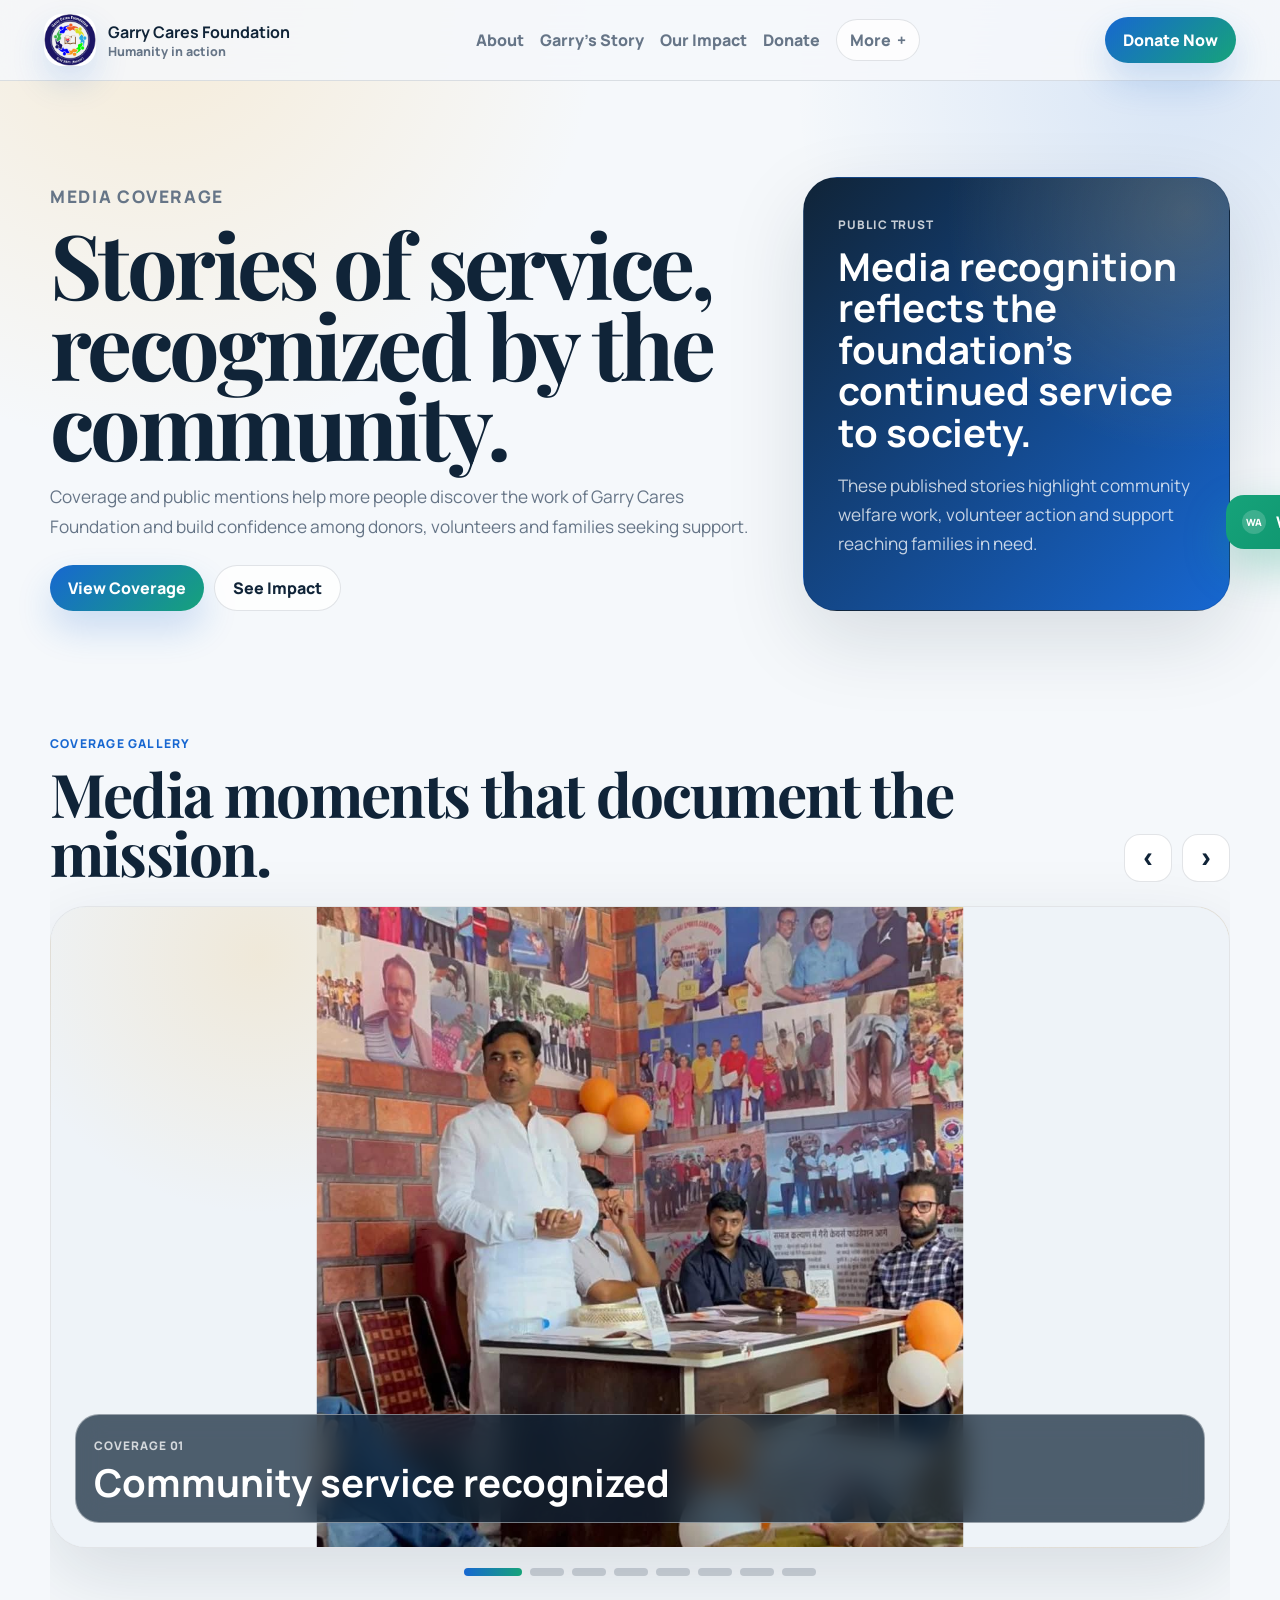
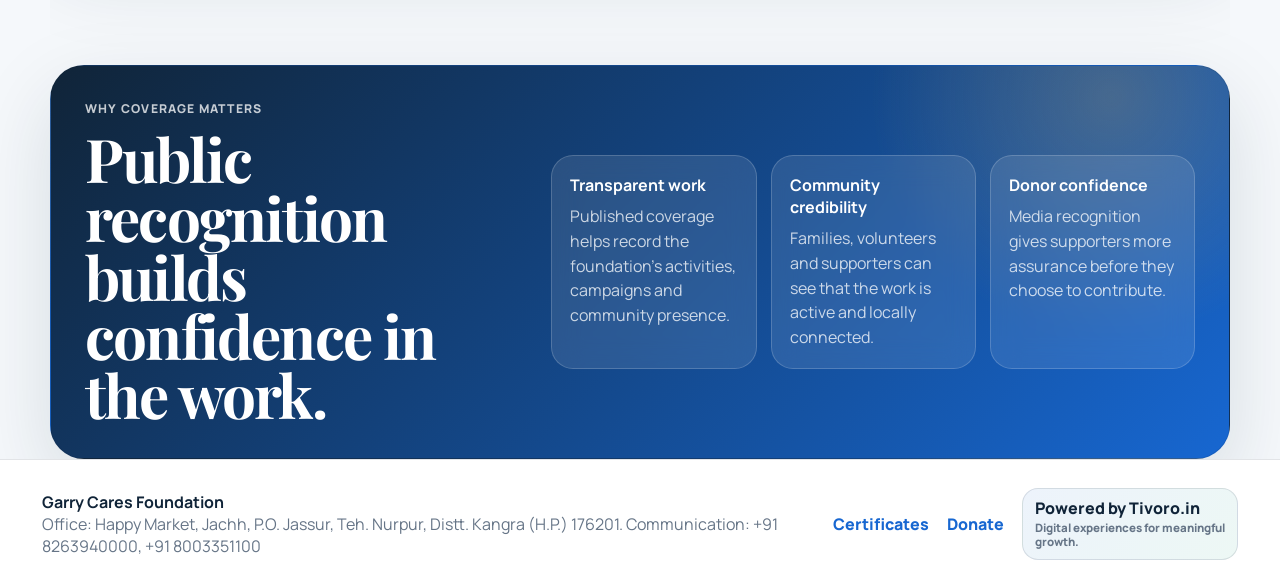
<file: media.html>
<!doctype html>
<html lang="en">
  <head>
    <meta charset="UTF-8" />
    <meta name="viewport" content="width=device-width, initial-scale=1.0" />
    <meta
      name="description"
      content="Media coverage and public recognition of Garry Cares Foundation's social work, community service and rural welfare initiatives."
    />
    <title>Media Coverage | Garry Cares Foundation</title>
    <link rel="preconnect" href="https://fonts.googleapis.com" />
    <link rel="preconnect" href="https://fonts.gstatic.com" crossorigin />
    <link
      href="https://fonts.googleapis.com/css2?family=Manrope:wght@400;600;700;800&family=Playfair+Display:wght@700;800&display=swap"
      rel="stylesheet"
    />
    <link rel="stylesheet" href="styles.css" />
  </head>
  <body>
    <header class="site-header">
      <a class="brand" href="index.html" aria-label="Garry Cares Foundation home">
        <span class="brand-mark"><img src="assets/GCF_logo.png" alt="" /></span>
        <span><strong>Garry Cares Foundation</strong><small>Humanity in action</small></span>
      </a>
      <nav class="desktop-nav" aria-label="Primary navigation">
        <a href="index.html#about">About</a>
        <a href="garry-story.html">Garry's Story</a>
        <a href="impact.html">Our Impact</a>
        <a href="donate.html">Donate</a>
        <div class="nav-more">
          <button class="nav-more-button" type="button" aria-haspopup="true">More</button>
          <div class="nav-more-menu">
            <a href="team.html">Team</a>
            <a href="certificates.html">Certificates</a>
            <a href="index.html#projects">Projects</a>
            <a href="media.html" aria-current="page">Media</a>
            <a href="index.html#volunteer">Volunteer</a>
            <a href="index.html#contact">Contact</a>
            <a href="index.html#transparency">Transparency</a>
          </div>
        </div>
      </nav>
      <a class="header-cta" href="donate.html">Donate Now</a>
      <button class="menu-button" type="button" aria-label="Open menu" aria-expanded="false"><span></span><span></span><span></span></button>
    </header>

    <nav class="mobile-menu" aria-label="Mobile navigation" hidden>
      <a href="index.html#about">About</a>
      <a href="garry-story.html">Garry's Story</a>
      <a href="impact.html">Our Impact</a>
      <a href="donate.html">Donate</a>
      <span class="mobile-menu-label">More</span>
      <a href="team.html">Team</a>
      <a href="certificates.html">Certificates</a>
      <a href="index.html#projects">Projects</a>
      <a href="media.html" aria-current="page">Media</a>
      <a href="index.html#volunteer">Volunteer</a>
      <a href="index.html#contact">Contact</a>
      <a href="index.html#transparency">Transparency</a>
    </nav>

    <main>
      <section class="media-hero">
        <div>
          <p class="eyebrow">Media coverage</p>
          <h1>Stories of service, recognized by the community.</h1>
          <p>
            Coverage and public mentions help more people discover the work of
            Garry Cares Foundation and build confidence among donors, volunteers
            and families seeking support.
          </p>
          <div class="hero-actions">
            <a class="primary-button" href="#media-slider">View Coverage</a>
            <a class="secondary-button" href="impact.html">See Impact</a>
          </div>
        </div>
        <aside class="media-hero-card">
          <span>Public trust</span>
          <strong>Media recognition reflects the foundation's continued service to society.</strong>
          <p>These published stories highlight community welfare work, volunteer action and support reaching families in need.</p>
        </aside>
      </section>

      <section class="section media-slider-section" id="media-slider">
        <div class="media-slider-heading">
          <div>
            <p class="eyebrow">Coverage gallery</p>
            <h2>Media moments that document the mission.</h2>
          </div>
          <div class="media-controls" aria-label="Media coverage slider controls">
            <button type="button" class="media-control" data-media-prev aria-label="Previous media coverage">‹</button>
            <button type="button" class="media-control" data-media-next aria-label="Next media coverage">›</button>
          </div>
        </div>

        <div class="media-slider-shell">
          <div class="media-slider-track" data-media-track>
            <article class="media-slide is-active">
              <img src="assets/%20media1.jpeg" alt="Garry Cares Foundation media coverage 1" />
              <div><span>Coverage 01</span><strong>Community service recognized</strong></div>
            </article>
            <article class="media-slide">
              <img src="assets/media2.jpeg" alt="Garry Cares Foundation media coverage 2" />
              <div><span>Coverage 02</span><strong>Campaigns reaching rural families</strong></div>
            </article>
            <article class="media-slide">
              <img src="assets/media3.jpeg" alt="Garry Cares Foundation media coverage 3" />
              <div><span>Coverage 03</span><strong>Social work in public focus</strong></div>
            </article>
            <article class="media-slide">
              <img src="assets/media4.jpeg" alt="Garry Cares Foundation media coverage 4" />
              <div><span>Coverage 04</span><strong>Support work shared with the community</strong></div>
            </article>
            <article class="media-slide">
              <img src="assets/media5.jpeg" alt="Garry Cares Foundation media coverage 5" />
              <div><span>Coverage 05</span><strong>Service with dignity and transparency</strong></div>
            </article>
            <article class="media-slide">
              <img src="assets/media6.jpeg" alt="Garry Cares Foundation media coverage 6" />
              <div><span>Coverage 06</span><strong>Local recognition for welfare initiatives</strong></div>
            </article>
            <article class="media-slide">
              <img src="assets/media7.jpeg" alt="Garry Cares Foundation media coverage 7" />
              <div><span>Coverage 07</span><strong>Volunteer action creating visible change</strong></div>
            </article>
            <article class="media-slide">
              <img src="assets/media8.jpeg" alt="Garry Cares Foundation media coverage 8" />
              <div><span>Coverage 08</span><strong>Public stories of social impact</strong></div>
            </article>
          </div>
        </div>

        <div class="media-dots" data-media-dots aria-label="Media coverage slides">
          <button type="button" class="is-active" aria-label="Show coverage 1"></button>
          <button type="button" aria-label="Show coverage 2"></button>
          <button type="button" aria-label="Show coverage 3"></button>
          <button type="button" aria-label="Show coverage 4"></button>
          <button type="button" aria-label="Show coverage 5"></button>
          <button type="button" aria-label="Show coverage 6"></button>
          <button type="button" aria-label="Show coverage 7"></button>
          <button type="button" aria-label="Show coverage 8"></button>
        </div>
      </section>

      <section class="section media-proof-section">
        <div>
          <p class="eyebrow">Why coverage matters</p>
          <h2>Public recognition builds confidence in the work.</h2>
        </div>
        <div class="media-proof-grid">
          <article><strong>Transparent work</strong><span>Published coverage helps record the foundation's activities, campaigns and community presence.</span></article>
          <article><strong>Community credibility</strong><span>Families, volunteers and supporters can see that the work is active and locally connected.</span></article>
          <article><strong>Donor confidence</strong><span>Media recognition gives supporters more assurance before they choose to contribute.</span></article>
        </div>
      </section>
    </main>

    <a class="whatsapp-float" href="https://wa.me/918263940000?text=Hello%20Garry%20Cares%20Foundation%2C%20I%20want%20to%20connect" target="_blank" rel="noopener noreferrer">WhatsApp</a>

    <footer class="site-footer">
      <div>
        <strong>Garry Cares Foundation</strong>
        <span>Office: Happy Market, Jachh, P.O. Jassur, Teh. Nurpur, Distt. Kangra (H.P.) 176201. Communication: +91 8263940000, +91 8003351100</span>
      </div>
      <a href="certificates.html">Certificates</a>
      <a href="donate.html">Donate</a>
      <a class="powered-by" href="https://www.tivoro.in/" target="_blank" rel="noopener noreferrer">Powered by Tivoro.in <span>Digital experiences for meaningful growth.</span></a>
    </footer>

    <script src="script.js"></script>
  </body>
</html>
</file>
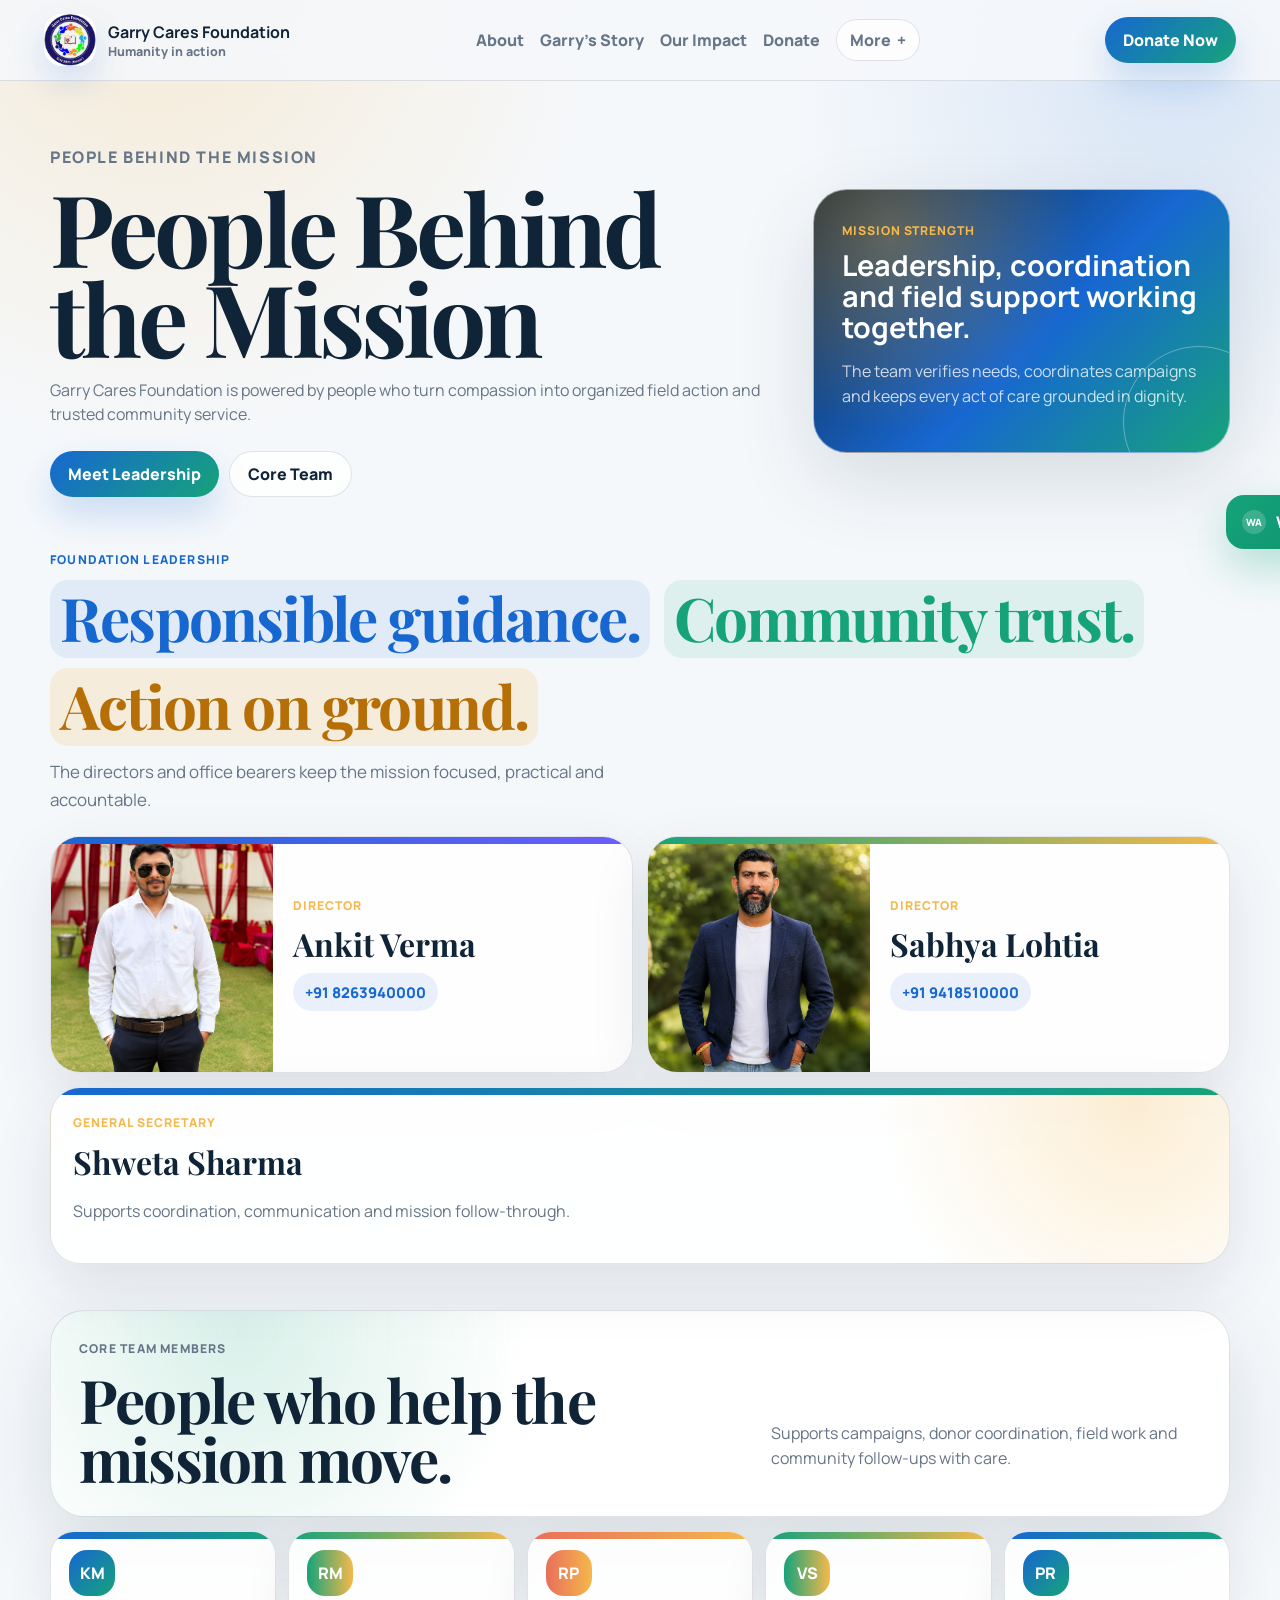
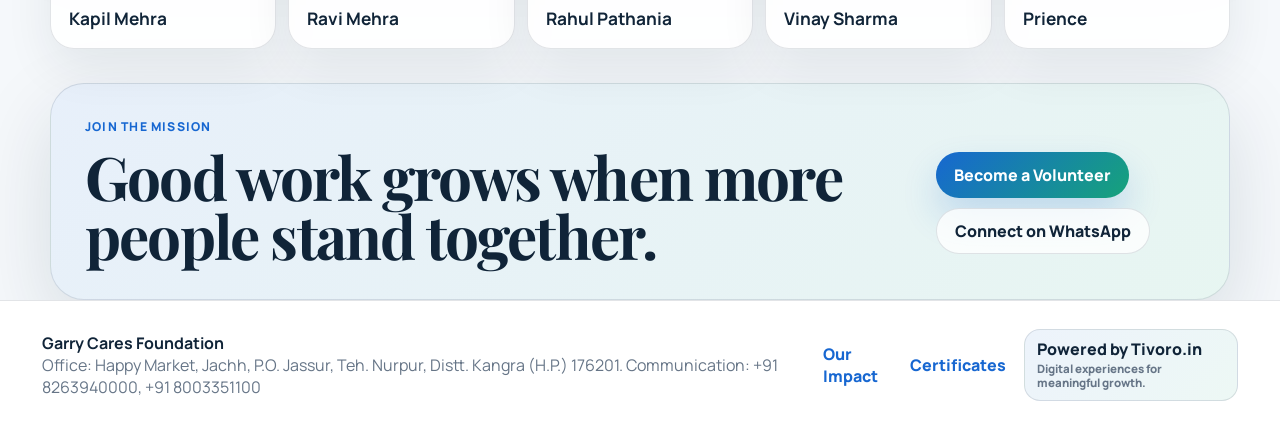
<file: team.html>
<!doctype html>
<html lang="en">
  <head>
    <meta charset="UTF-8" />
    <meta name="viewport" content="width=device-width, initial-scale=1.0" />
    <meta
      name="description"
      content="Meet the people behind Garry Cares Foundation, including directors, general secretary and core team members serving the mission."
    />
    <title>Team | Garry Cares Foundation</title>
    <link rel="preconnect" href="https://fonts.googleapis.com" />
    <link rel="preconnect" href="https://fonts.gstatic.com" crossorigin />
    <link
      href="https://fonts.googleapis.com/css2?family=Manrope:wght@400;600;700;800&family=Playfair+Display:wght@700;800&display=swap"
      rel="stylesheet"
    />
    <link rel="stylesheet" href="styles.css" />
  </head>
  <body>
    <header class="site-header">
      <a class="brand" href="index.html" aria-label="Garry Cares Foundation home">
        <span class="brand-mark"><img src="assets/GCF_logo.png" alt="" /></span>
        <span><strong>Garry Cares Foundation</strong><small>Humanity in action</small></span>
      </a>
      <nav class="desktop-nav" aria-label="Primary navigation">
        <a href="index.html#about">About</a>
        <a href="garry-story.html">Garry's Story</a>
        <a href="impact.html">Our Impact</a>
        <a href="donate.html">Donate</a>
        <div class="nav-more">
          <button class="nav-more-button" type="button" aria-haspopup="true">More</button>
          <div class="nav-more-menu">
            <a href="team.html" aria-current="page">Team</a>
            <a href="certificates.html">Certificates</a>
            <a href="index.html#projects">Projects</a>
            <a href="media.html">Media</a>
            <a href="index.html#volunteer">Volunteer</a>
            <a href="index.html#contact">Contact</a>
            <a href="index.html#transparency">Transparency</a>
          </div>
        </div>
      </nav>
      <a class="header-cta" href="donate.html">Donate Now</a>
      <button class="menu-button" type="button" aria-label="Open menu" aria-expanded="false"><span></span><span></span><span></span></button>
    </header>

    <nav class="mobile-menu" aria-label="Mobile navigation" hidden>
      <a href="index.html#about">About</a>
      <a href="garry-story.html">Garry's Story</a>
      <a href="impact.html">Our Impact</a>
      <a href="donate.html">Donate</a>
      <span class="mobile-menu-label">More</span>
      <a href="team.html" aria-current="page">Team</a>
      <a href="certificates.html">Certificates</a>
      <a href="index.html#projects">Projects</a>
      <a href="media.html">Media</a>
      <a href="index.html#volunteer">Volunteer</a>
      <a href="index.html#contact">Contact</a>
      <a href="index.html#transparency">Transparency</a>
    </nav>

    <main>
      <section class="team-hero">
        <div>
          <p class="eyebrow">People behind the mission</p>
          <h1>People Behind the Mission</h1>
          <p>
            Garry Cares Foundation is powered by people who turn compassion into
            organized field action and trusted community service.
          </p>
          <div class="hero-actions">
            <a class="primary-button" href="#leadership">Meet Leadership</a>
            <a class="secondary-button" href="#core-team">Core Team</a>
          </div>
        </div>
        <aside class="team-hero-card">
          <span>Mission strength</span>
          <strong>Leadership, coordination and field support working together.</strong>
          <p>
            The team verifies needs, coordinates campaigns and keeps every act
            of care grounded in dignity.
          </p>
        </aside>
      </section>

      <section class="section leadership-section" id="leadership">
        <div class="section-heading">
          <div>
            <p class="eyebrow">Foundation leadership</p>
            <h2 class="color-statement">
              <span>Responsible guidance.</span>
              <span>Community trust.</span>
              <span>Action on ground.</span>
            </h2>
          </div>
          <p>
            The directors and office bearers keep the mission focused,
            practical and accountable.
          </p>
        </div>

        <div class="leader-grid">
          <article class="leader-card featured-leader">
            <div class="leader-photo">
              <img src="assets/ankit.png" alt="Ankit Verma" />
            </div>
            <div class="leader-copy">
              <span>Director</span>
              <h3>Ankit Verma</h3>
              <a href="tel:+918263940000">+91 8263940000</a>
            </div>
          </article>

          <article class="leader-card featured-leader">
            <div class="leader-photo">
              <img src="assets/Sabhya.png" alt="Sabhya Lohtia" />
            </div>
            <div class="leader-copy">
              <span>Director</span>
              <h3>Sabhya Lohtia</h3>
              <a href="tel:+919418510000">+91 9418510000</a>
            </div>
          </article>

          <article class="secretary-card">
            <span>General Secretary</span>
            <h3>Shweta Sharma</h3>
            <p>
              Supports coordination, communication and mission follow-through.
            </p>
          </article>
        </div>
      </section>

      <section class="section core-team-section" id="core-team">
        <div class="core-team-panel">
          <div>
            <p class="eyebrow">Core team members</p>
            <h2>People who help the mission move.</h2>
          </div>
          <p>
            Supports campaigns, donor coordination, field work and community
            follow-ups with care.
          </p>
        </div>

        <div class="core-team-grid">
          <article><span>KM</span><strong>Kapil Mehra</strong></article>
          <article><span>RM</span><strong>Ravi Mehra</strong></article>
          <article><span>RP</span><strong>Rahul Pathania</strong></article>
          <article><span>VS</span><strong>Vinay Sharma</strong></article>
          <article><span>PR</span><strong>Prience</strong></article>
        </div>
      </section>

      <section class="section team-cta-section">
        <div>
          <p class="eyebrow">Join the mission</p>
          <h2>Good work grows when more people stand together.</h2>
        </div>
        <div class="hero-actions">
          <a class="primary-button" href="index.html#volunteer">Become a Volunteer</a>
          <a class="secondary-button" href="https://wa.me/918263940000?text=Hello%20Garry%20Cares%20Foundation%2C%20I%20want%20to%20connect%20with%20the%20team" target="_blank" rel="noopener noreferrer">Connect on WhatsApp</a>
        </div>
      </section>
    </main>

    <a class="whatsapp-float" href="https://wa.me/918263940000?text=Hello%20Garry%20Cares%20Foundation%2C%20I%20want%20to%20connect" target="_blank" rel="noopener noreferrer">WhatsApp</a>

    <footer class="site-footer">
      <div>
        <strong>Garry Cares Foundation</strong>
        <span>Office: Happy Market, Jachh, P.O. Jassur, Teh. Nurpur, Distt. Kangra (H.P.) 176201. Communication: +91 8263940000, +91 8003351100</span>
      </div>
      <a href="impact.html">Our Impact</a>
      <a href="certificates.html">Certificates</a>
      <a class="powered-by" href="https://www.tivoro.in/" target="_blank" rel="noopener noreferrer">Powered by Tivoro.in <span>Digital experiences for meaningful growth.</span></a>
    </footer>

    <script src="script.js"></script>
  </body>
</html>
</file>
<file: styles.css>
:root {
  --ink: #102438;
  --muted: #667587;
  --paper: #ffffff;
  --soft: #f5f8fb;
  --line: rgba(16, 36, 56, 0.12);
  --blue: #1767d1;
  --green: #16a37a;
  --gold: #f5b84b;
  --coral: #e96f5b;
  --shadow: 0 28px 80px rgba(16, 36, 56, 0.13);
  --radius: 24px;
}

* {
  box-sizing: border-box;
}

html {
  scroll-behavior: smooth;
}

body {
  margin: 0;
  color: var(--ink);
  background:
    radial-gradient(circle at 12% 0%, rgba(245, 184, 75, 0.2), transparent 28rem),
    radial-gradient(circle at 92% 4%, rgba(23, 103, 209, 0.13), transparent 24rem),
    var(--soft);
  font-family: "Manrope", system-ui, sans-serif;
}

img {
  display: block;
  width: 100%;
}

a {
  color: inherit;
  text-decoration: none;
}

.site-header {
  position: sticky;
  z-index: 10;
  top: 0;
  display: flex;
  align-items: center;
  justify-content: space-between;
  gap: 18px;
  padding: 14px clamp(16px, 4vw, 44px);
  border-bottom: 1px solid var(--line);
  background: rgba(245, 248, 251, 0.88);
  backdrop-filter: blur(18px);
}

.brand {
  display: inline-flex;
  align-items: center;
  gap: 12px;
  min-width: 0;
}

.brand-mark {
  display: grid;
  width: 52px;
  height: 52px;
  place-items: center;
  border-radius: 18px;
  background: #fff;
  box-shadow: 0 16px 34px rgba(23, 103, 209, 0.16);
}

.brand-mark img {
  width: 100%;
  height: 100%;
  border-radius: inherit;
  object-fit: contain;
}

.brand strong,
.brand small {
  display: block;
}

.brand small {
  color: var(--muted);
  font-size: 0.78rem;
  font-weight: 800;
}

.desktop-nav {
  display: flex;
  flex-wrap: wrap;
  align-items: center;
  justify-content: center;
  gap: 8px 16px;
  color: var(--muted);
  font-weight: 900;
}

.desktop-nav a:hover,
.desktop-nav a[aria-current="page"] {
  color: var(--blue);
}

.nav-more {
  position: relative;
}

.nav-more::after {
  position: absolute;
  top: 100%;
  right: 0;
  left: 0;
  height: 14px;
  content: "";
}

.nav-more-button {
  border: 1px solid var(--line);
  border-radius: 999px;
  background: rgba(255, 255, 255, 0.76);
  color: var(--muted);
  padding: 9px 13px;
  cursor: pointer;
  font: inherit;
  font-weight: 900;
}

.nav-more-button::after {
  margin-left: 6px;
  content: "+";
}

.nav-more-menu {
  position: absolute;
  top: calc(100% + 8px);
  right: 0;
  display: grid;
  min-width: 210px;
  gap: 4px;
  border: 1px solid var(--line);
  border-radius: 18px;
  background: rgba(255, 255, 255, 0.96);
  padding: 10px;
  box-shadow: 0 22px 60px rgba(16, 36, 56, 0.14);
  opacity: 0;
  pointer-events: none;
  transform: translateY(8px);
  transition: opacity 0.18s ease, transform 0.18s ease;
}

.nav-more:hover .nav-more-menu,
.nav-more:focus-within .nav-more-menu {
  opacity: 1;
  pointer-events: auto;
  transform: translateY(0);
}

.nav-more-menu a {
  border-radius: 12px;
  padding: 10px 11px;
}

.nav-more-menu a:hover,
.nav-more-menu a[aria-current="page"] {
  background: rgba(23, 103, 209, 0.08);
}

.primary-button,
.secondary-button,
.header-cta {
  display: inline-flex;
  align-items: center;
  justify-content: center;
  min-height: 46px;
  border-radius: 999px;
  padding: 0 18px;
  font-weight: 900;
  text-align: center;
}

.primary-button,
.header-cta {
  border: 0;
  color: #fff;
  background: linear-gradient(135deg, var(--blue), var(--green));
  box-shadow: 0 18px 36px rgba(23, 103, 209, 0.2);
  transition: transform 0.2s ease, box-shadow 0.2s ease, filter 0.2s ease;
}

.secondary-button {
  border: 1px solid var(--line);
  background: rgba(255, 255, 255, 0.78);
  transition: transform 0.2s ease, border-color 0.2s ease, background 0.2s ease;
}

.primary-button:hover,
.header-cta:hover {
  transform: translateY(-2px);
  box-shadow: 0 22px 46px rgba(23, 103, 209, 0.28);
  filter: saturate(1.08);
}

.secondary-button:hover {
  transform: translateY(-2px);
  border-color: rgba(23, 103, 209, 0.28);
  background: #fff;
}

.menu-button {
  display: none;
  width: 44px;
  height: 44px;
  border: 1px solid var(--line);
  border-radius: 14px;
  background: var(--paper);
}

.menu-button span {
  display: block;
  width: 18px;
  height: 2px;
  margin: 5px auto;
  background: var(--ink);
}

.mobile-menu {
  position: fixed;
  z-index: 9;
  top: 81px;
  left: 0;
  right: 0;
  display: grid;
  gap: 8px;
  padding: 14px;
  border-bottom: 1px solid var(--line);
  background: rgba(245, 248, 251, 0.96);
}

.mobile-menu[hidden] {
  display: none;
}

.mobile-menu a {
  border: 1px solid var(--line);
  border-radius: 14px;
  background: var(--paper);
  padding: 12px;
  font-weight: 900;
}

.mobile-menu a[aria-current="page"] {
  border-color: rgba(23, 103, 209, 0.28);
  color: var(--blue);
  background: rgba(23, 103, 209, 0.08);
}

.mobile-menu-label {
  margin: 4px 2px -2px;
  color: var(--muted);
  font-size: 0.72rem;
  font-weight: 900;
  letter-spacing: 0.12em;
  text-transform: uppercase;
}

.hero,
.section {
  width: min(1180px, calc(100% - 32px));
  margin: 0 auto;
}

.hero {
  display: grid;
  grid-template-columns: minmax(0, 0.95fr) minmax(330px, 0.75fr);
  gap: clamp(24px, 5vw, 64px);
  align-items: center;
  min-height: calc(100vh - 82px);
  padding: 44px 0;
}

.eyebrow {
  margin: 0 0 12px;
  color: var(--blue);
  font-size: 0.76rem;
  font-weight: 900;
  letter-spacing: 0.1em;
  text-transform: uppercase;
}

h1,
h2,
h3 {
  font-family: "Playfair Display", Georgia, serif;
}

h1 {
  max-width: 830px;
  margin: 0;
  font-size: clamp(3.2rem, 7.8vw, 7rem);
  line-height: 0.9;
  letter-spacing: -0.04em;
}

h2 {
  margin: 0;
  font-size: clamp(2rem, 4.7vw, 4.4rem);
  line-height: 0.98;
  letter-spacing: -0.03em;
}

.color-statement {
  display: flex;
  flex-wrap: wrap;
  gap: 10px 14px;
  line-height: 1.08;
}

.color-statement span {
  position: relative;
  display: inline-block;
  border-radius: 18px;
  padding: 5px 10px 8px;
}

.color-statement span:nth-child(1) {
  color: var(--blue);
  background: rgba(23, 103, 209, 0.09);
}

.color-statement span:nth-child(2) {
  color: var(--green);
  background: rgba(22, 163, 122, 0.1);
}

.color-statement span:nth-child(3) {
  color: #b56f06;
  background: rgba(245, 184, 75, 0.18);
}

h3 {
  margin: 10px 0 8px;
  font-size: 1.5rem;
}

.hero-copy > p:not(.eyebrow),
.section-heading > p,
.tracker-copy p,
.donate-copy p,
.volunteer-copy p,
.founder-card p {
  color: var(--muted);
  font-size: 1.06rem;
  line-height: 1.65;
}

.hero-actions,
.trust-strip {
  display: flex;
  flex-wrap: wrap;
  gap: 10px;
  margin-top: 24px;
}

.trust-strip span {
  border: 1px solid var(--line);
  border-radius: 999px;
  background: rgba(255, 255, 255, 0.75);
  padding: 9px 12px;
  color: var(--muted);
  font-weight: 900;
  transition: transform 0.2s ease, color 0.2s ease, border-color 0.2s ease;
}

.trust-strip span:hover {
  transform: translateY(-3px);
  border-color: rgba(22, 163, 122, 0.3);
  color: var(--green);
}

.hero-panel {
  position: relative;
  min-height: 580px;
  overflow: hidden;
  border: 1px solid var(--line);
  border-radius: 34px;
  background: var(--paper);
  box-shadow: var(--shadow);
  transition: transform 0.28s ease, box-shadow 0.28s ease;
}

.hero-panel:hover {
  transform: translateY(-6px);
  box-shadow: 0 34px 90px rgba(16, 36, 56, 0.18);
}

.hero-image {
  height: 100%;
  min-height: 580px;
  background:
    linear-gradient(180deg, transparent 42%, rgba(16, 36, 56, 0.7)),
    url("https://images.unsplash.com/photo-1488521787991-ed7bbaae773c?auto=format&fit=crop&w=1100&q=80") center/cover;
}

.impact-ticket {
  position: absolute;
  left: 18px;
  right: 18px;
  bottom: 18px;
  border: 1px solid rgba(255, 255, 255, 0.6);
  border-radius: 24px;
  background: rgba(255, 255, 255, 0.88);
  backdrop-filter: blur(14px);
  padding: 18px;
  box-shadow: 0 22px 50px rgba(16, 36, 56, 0.2);
}

.impact-ticket span,
.project-grid span,
.founder-card span,
.testimonial-card span {
  color: var(--blue);
  font-size: 0.75rem;
  font-weight: 900;
  letter-spacing: 0.08em;
  text-transform: uppercase;
}

.impact-ticket strong {
  display: block;
  margin: 8px 0 6px;
  font-size: 1.35rem;
}

.section {
  padding: clamp(48px, 7vw, 90px) 0;
}

.section-heading,
.tracker-section,
.donate-section,
.about-section,
.founder-section,
.volunteer-section {
  display: grid;
  grid-template-columns: minmax(0, 0.78fr) minmax(320px, 0.9fr);
  gap: 26px;
  align-items: start;
}

.stats-grid,
.project-grid,
.about-values-grid,
.transparency-grid {
  display: grid;
  gap: 16px;
  margin-top: 28px;
}

.stats-grid {
  grid-template-columns: repeat(4, minmax(0, 1fr));
}

.stats-grid article,
.project-grid article,
.about-values-grid article,
.tracker-list article,
.transparency-grid article,
.founder-card,
.testimonial-card,
.volunteer-form,
.donation-calculator {
  border: 1px solid var(--line);
  border-radius: var(--radius);
  background: rgba(255, 255, 255, 0.84);
  box-shadow: 0 20px 54px rgba(16, 36, 56, 0.08);
}

.stats-grid article {
  position: relative;
  overflow: hidden;
  padding: 22px;
  transition: transform 0.24s ease, box-shadow 0.24s ease;
}

.stats-grid article::before,
.about-values-grid article::before,
.project-grid article::before {
  position: absolute;
  inset: 0 0 auto;
  height: 7px;
  background: var(--card-accent, linear-gradient(90deg, var(--blue), var(--green)));
  content: "";
}

.stats-grid article:hover {
  transform: translateY(-7px);
  box-shadow: var(--shadow);
}

.stats-grid strong {
  display: block;
  color: var(--stat-color, var(--blue));
  font-size: clamp(2rem, 5vw, 4rem);
  line-height: 1;
}

.stat-years {
  --card-accent: linear-gradient(90deg, #1767d1, #6d5dfc);
  --stat-color: #1767d1;
}

.stat-students {
  --card-accent: linear-gradient(90deg, #16a37a, #f5b84b);
  --stat-color: #16a37a;
}

.stat-medical {
  --card-accent: linear-gradient(90deg, #e96f5b, #f5b84b);
  --stat-color: #e96f5b;
}

.stat-ration {
  --card-accent: linear-gradient(90deg, #6d5dfc, #1767d1);
  --stat-color: #6d5dfc;
}

.stats-grid span,
.project-grid p,
.about-copy p,
.about-values-grid p,
.tracker-list p,
.transparency-grid span,
.testimonial-card p {
  color: var(--muted);
  line-height: 1.55;
}

.project-grid {
  grid-template-columns: repeat(3, minmax(0, 1fr));
}

.about-section {
  align-items: stretch;
}

.about-copy {
  border: 1px solid var(--line);
  border-radius: 34px;
  background:
    radial-gradient(circle at 90% 8%, rgba(245, 184, 75, 0.2), transparent 15rem),
    var(--paper);
  padding: clamp(24px, 5vw, 44px);
  box-shadow: var(--shadow);
}

.about-values-grid {
  margin-top: 0;
}

.about-values-grid article {
  position: relative;
  overflow: hidden;
  padding: 22px;
  transition: transform 0.22s ease, box-shadow 0.22s ease;
}

.about-values-grid article:hover {
  transform: translateY(-5px);
  box-shadow: var(--shadow);
}

.about-values-grid span {
  color: var(--blue);
  font-size: 0.74rem;
  font-weight: 900;
  letter-spacing: 0.08em;
  text-transform: uppercase;
}

.about-values-grid strong {
  display: block;
  margin: 10px 0 8px;
  font-size: 1.12rem;
  line-height: 1.32;
}

.project-grid article,
.transparency-grid article {
  position: relative;
  overflow: hidden;
  padding: 22px;
  transition: transform 0.22s ease, box-shadow 0.22s ease;
}

.project-grid article:hover,
.transparency-grid article:hover {
  transform: translateY(-7px);
  box-shadow: var(--shadow);
}

.card-icon {
  display: grid;
  width: 50px;
  height: 50px;
  margin-bottom: 14px;
  place-items: center;
  border-radius: 18px;
  color: #fff;
  background: var(--card-accent, linear-gradient(135deg, var(--blue), var(--green)));
  font-family: "Manrope", system-ui, sans-serif;
  font-size: 0.82rem;
  font-weight: 900;
  box-shadow: 0 14px 30px rgba(16, 36, 56, 0.12);
}

.mission-card,
.project-training,
.project-environment {
  --card-accent: linear-gradient(135deg, #1767d1, #16a37a);
}

.vision-card,
.project-kanyadaan,
.project-ration {
  --card-accent: linear-gradient(135deg, #e96f5b, #f5b84b);
}

.objectives-card,
.project-medical,
.project-blood {
  --card-accent: linear-gradient(135deg, #6d5dfc, #1767d1);
}

.project-grid article {
  background:
    radial-gradient(circle at 94% 0%, rgba(245, 184, 75, 0.12), transparent 11rem),
    rgba(255, 255, 255, 0.9);
}

.project-grid article:hover .card-icon,
.about-values-grid article:hover .card-icon {
  transform: rotate(-3deg) scale(1.05);
}

.tracker-section,
.donate-section,
.volunteer-section {
  border: 1px solid var(--line);
  border-radius: 34px;
  background:
    radial-gradient(circle at 90% 10%, rgba(23, 103, 209, 0.16), transparent 20rem),
    radial-gradient(circle at 8% 90%, rgba(245, 184, 75, 0.18), transparent 18rem),
    rgba(255, 255, 255, 0.92);
  padding: clamp(24px, 5vw, 54px);
  box-shadow: var(--shadow);
}

.tracker-list {
  display: grid;
  gap: 14px;
}

.tracker-list article {
  position: relative;
  overflow: hidden;
  padding: 18px;
  transition: transform 0.22s ease, box-shadow 0.22s ease;
}

.tracker-list article:hover {
  transform: translateX(6px);
  box-shadow: 0 22px 54px rgba(16, 36, 56, 0.12);
}

.tracker-list article > span,
.tracker-list strong {
  display: block;
  font-weight: 900;
}

.tracker-list strong {
  margin-top: 8px;
  color: var(--green);
  font-size: 2rem;
}

.tracker-list div {
  overflow: hidden;
  height: 10px;
  margin: 10px 0;
  border-radius: 999px;
  background: #dbe5ef;
}

.tracker-list i {
  display: block;
  height: 100%;
  border-radius: inherit;
  background: linear-gradient(90deg, var(--blue), var(--green));
  box-shadow: 0 0 18px rgba(22, 163, 122, 0.28);
}

.donation-contact {
  display: grid;
  width: fit-content;
  margin-top: 20px;
  border-radius: 18px;
  background:
    linear-gradient(#eaf5ff, #eaf5ff) padding-box,
    linear-gradient(135deg, var(--blue), var(--green)) border-box;
  border: 1px solid transparent;
  padding: 14px 16px;
  box-shadow: 0 14px 32px rgba(23, 103, 209, 0.12);
}

.donation-contact span {
  color: var(--blue);
  font-size: 1.4rem;
  font-weight: 900;
}

.donation-contact small {
  margin-top: 4px;
  color: var(--muted);
  font-size: 0.78rem;
  font-weight: 700;
}

.donation-calculator,
.volunteer-form {
  display: grid;
  gap: 14px;
  padding: 22px;
  transition: transform 0.24s ease, box-shadow 0.24s ease;
}

.donation-calculator:hover,
.volunteer-form:hover {
  transform: translateY(-5px);
  box-shadow: var(--shadow);
}

label {
  display: grid;
  gap: 7px;
  color: var(--muted);
  font-size: 0.82rem;
  font-weight: 900;
  letter-spacing: 0.06em;
  text-transform: uppercase;
}

input,
select {
  width: 100%;
  border: 1px solid var(--line);
  border-radius: 15px;
  background: #fff;
  padding: 13px 14px;
  color: var(--ink);
  font: inherit;
  outline: none;
}

input:focus,
select:focus {
  border-color: rgba(23, 103, 209, 0.45);
  box-shadow: 0 0 0 4px rgba(23, 103, 209, 0.1);
}

.impact-result {
  border-radius: 20px;
  background:
    radial-gradient(circle at 90% 0%, rgba(245, 184, 75, 0.26), transparent 12rem),
    #effaf6;
  padding: 18px;
}

.impact-result span {
  color: var(--green);
  font-size: 0.76rem;
  font-weight: 900;
  letter-spacing: 0.08em;
  text-transform: uppercase;
}

.impact-result strong {
  display: block;
  margin: 8px 0;
  font-size: 1.15rem;
}

.impact-result p {
  margin: 0;
  color: var(--muted);
  line-height: 1.55;
}

.transparency-grid {
  grid-template-columns: repeat(4, minmax(0, 1fr));
}

.transparency-grid article::before {
  position: absolute;
  inset: 0 0 auto;
  height: 6px;
  background: linear-gradient(90deg, var(--green), var(--gold));
  content: "";
}

.transparency-grid strong {
  display: block;
  margin-bottom: 8px;
}

.founder-card,
.testimonial-card {
  padding: 26px;
  transition: transform 0.24s ease, box-shadow 0.24s ease;
}

.founder-card:hover,
.testimonial-card:hover {
  transform: translateY(-6px);
  box-shadow: var(--shadow);
}

.testimonial-card {
  color: #fff;
  background:
    radial-gradient(circle at 90% 0%, rgba(245, 184, 75, 0.22), transparent 13rem),
    linear-gradient(135deg, #102438, #1767d1);
}

.testimonial-card span,
.testimonial-card p {
  color: rgba(255, 255, 255, 0.82);
}

.testimonial-card p {
  margin: 12px 0;
  font-size: 1.2rem;
}

.whatsapp-float {
  position: fixed;
  z-index: 12;
  top: 58%;
  right: 0;
  transform: translateX(calc(100% - 54px)) translateY(-50%);
  display: inline-flex;
  align-items: center;
  gap: 10px;
  min-height: 54px;
  border-radius: 18px 0 0 18px;
  color: #fff;
  background: linear-gradient(135deg, #16a37a, #0c8f6a);
  padding: 0 18px 0 16px;
  font-weight: 900;
  box-shadow: 0 18px 44px rgba(22, 163, 122, 0.3);
  transition: transform 0.24s ease, box-shadow 0.24s ease;
}

.whatsapp-float::before {
  display: grid;
  width: 24px;
  height: 24px;
  place-items: center;
  border-radius: 999px;
  background: rgba(255, 255, 255, 0.18);
  content: "WA";
  font-size: 0.62rem;
  letter-spacing: 0.02em;
}

.whatsapp-float:hover,
.whatsapp-float:focus-visible {
  transform: translateX(0) translateY(-50%);
  box-shadow: 0 22px 54px rgba(22, 163, 122, 0.38);
}

.site-footer {
  display: flex;
  align-items: center;
  justify-content: space-between;
  gap: 18px;
  padding: 28px clamp(16px, 4vw, 42px);
  border-top: 1px solid var(--line);
  background: #ffffff;
}

.site-footer strong,
.site-footer span {
  display: block;
}

.site-footer span {
  color: var(--muted);
}

.site-footer a {
  color: var(--blue);
  font-weight: 900;
}

.site-footer .powered-by {
  border: 1px solid var(--line);
  border-radius: 16px;
  background:
    linear-gradient(135deg, rgba(23, 103, 209, 0.08), rgba(22, 163, 122, 0.08)),
    #fff;
  padding: 10px 12px;
  color: var(--ink);
  line-height: 1.2;
}

.site-footer .powered-by span {
  margin-top: 3px;
  color: var(--muted);
  font-size: 0.72rem;
  font-weight: 800;
}

.certificates-hero {
  display: grid;
  grid-template-columns: minmax(0, 0.82fr) minmax(360px, 0.66fr);
  gap: clamp(22px, 5vw, 58px);
  align-items: center;
  width: min(1180px, calc(100% - 32px));
  margin: 0 auto;
  padding: clamp(48px, 8vw, 104px) 0 34px;
}

.certificates-hero h1 {
  font-size: clamp(3rem, 7vw, 6.2rem);
}

.certificates-hero p {
  max-width: 720px;
  color: var(--muted);
  font-size: 1.08rem;
  line-height: 1.7;
}

.certificate-trust-card,
.certificate-intro-card,
.certificate-note-card,
.certificate-help-card,
.certificate-card {
  border: 1px solid var(--line);
  background: rgba(255, 255, 255, 0.88);
  box-shadow: 0 20px 54px rgba(16, 36, 56, 0.08);
}

.certificate-trust-card {
  position: relative;
  overflow: hidden;
  border-radius: 32px;
  color: #fff;
  background:
    radial-gradient(circle at 78% 16%, rgba(245, 184, 75, 0.44), transparent 12rem),
    linear-gradient(135deg, #102438, #1767d1 58%, #16a37a);
  padding: clamp(24px, 5vw, 42px);
}

.certificate-trust-card::after {
  position: absolute;
  right: -34px;
  bottom: -34px;
  width: 150px;
  height: 150px;
  border: 18px solid rgba(255, 255, 255, 0.16);
  border-radius: 50%;
  content: "";
}

.certificate-trust-card span,
.certificate-note-card span,
.certificate-card span {
  display: block;
  color: var(--blue);
  font-size: 0.74rem;
  font-weight: 900;
  letter-spacing: 0.08em;
  text-transform: uppercase;
}

.certificate-trust-card span {
  color: rgba(255, 255, 255, 0.74);
}

.certificate-trust-card strong {
  position: relative;
  z-index: 1;
  display: block;
  margin: 14px 0;
  font-size: clamp(2rem, 4vw, 3.1rem);
  line-height: 1.02;
}

.certificate-trust-card p {
  position: relative;
  z-index: 1;
  margin: 0;
  color: rgba(255, 255, 255, 0.78);
}

.certificate-intro-section,
.certificate-help-section {
  display: grid;
  grid-template-columns: minmax(0, 0.88fr) minmax(320px, 0.62fr);
  gap: 22px;
  align-items: stretch;
}

.certificate-intro-card,
.certificate-note-card,
.certificate-help-card {
  border-radius: 30px;
  padding: clamp(22px, 5vw, 38px);
}

.certificate-intro-card {
  background:
    radial-gradient(circle at 94% 4%, rgba(245, 184, 75, 0.24), transparent 14rem),
    var(--paper);
}

.certificate-intro-card p,
.certificate-note-card p,
.certificate-help-card p {
  color: var(--muted);
  line-height: 1.65;
}

.certificate-note-card {
  display: flex;
  flex-direction: column;
  justify-content: center;
  background:
    radial-gradient(circle at 8% 10%, rgba(22, 163, 122, 0.14), transparent 12rem),
    rgba(255, 255, 255, 0.88);
}

.certificate-note-card strong {
  display: block;
  margin-top: 10px;
  color: var(--green);
  font-size: clamp(1.8rem, 4vw, 3rem);
  line-height: 1;
}

.certificate-grid {
  display: grid;
  grid-template-columns: repeat(2, minmax(0, 1fr));
  gap: 16px;
  margin-top: 28px;
}

.certificate-card {
  position: relative;
  display: flex;
  flex-direction: column;
  overflow: hidden;
  border-radius: var(--radius);
  padding: 22px;
  transition: transform 0.22s ease, box-shadow 0.22s ease, border-color 0.22s ease;
}

.certificate-card::before {
  position: absolute;
  inset: 0 0 auto;
  height: 7px;
  background: var(--certificate-accent, linear-gradient(90deg, var(--blue), var(--green)));
  content: "";
}

.certificate-card:hover {
  transform: translateY(-7px);
  border-color: rgba(23, 103, 209, 0.24);
  box-shadow: var(--shadow);
}

.certificate-icon {
  display: grid;
  width: 62px;
  height: 62px;
  margin: 18px 0;
  place-items: center;
  border-radius: 20px;
  color: #fff;
  background: var(--certificate-accent, linear-gradient(135deg, var(--blue), var(--green)));
  font-weight: 900;
}

.certificate-card h3 {
  margin-top: 12px;
}

.certificate-card p {
  min-height: 52px;
  color: var(--muted);
  line-height: 1.58;
}

.certificate-preview {
  display: block;
  overflow: hidden;
  width: 100%;
  aspect-ratio: 16 / 11;
  border: 1px solid rgba(16, 36, 56, 0.12);
  border-radius: 18px;
  background:
    linear-gradient(135deg, rgba(245, 248, 251, 0.94), rgba(255, 255, 255, 0.96));
}

.certificate-preview img {
  width: 100%;
  height: 100%;
  object-fit: contain;
  padding: 10px;
  transition: transform 0.24s ease;
}

.certificate-card:hover .certificate-preview img {
  transform: scale(1.025);
}

.certificate-action {
  display: inline-flex;
  align-items: center;
  justify-content: center;
  width: 100%;
  min-height: 44px;
  margin-top: auto;
  border: 0;
  border-radius: 999px;
  color: #fff;
  background: var(--certificate-accent, linear-gradient(135deg, var(--blue), var(--green)));
  font: inherit;
  font-weight: 900;
  box-shadow: 0 16px 34px rgba(23, 103, 209, 0.18);
  transition: transform 0.2s ease, box-shadow 0.2s ease, filter 0.2s ease;
}

.certificate-action:hover {
  transform: translateY(-2px);
  box-shadow: 0 20px 44px rgba(23, 103, 209, 0.26);
  filter: saturate(1.08);
}

.certificate-80g {
  --certificate-accent: linear-gradient(135deg, #1767d1, #6d5dfc);
}

.certificate-12a {
  --certificate-accent: linear-gradient(135deg, #16a37a, #f5b84b);
}

.certificate-registration {
  --certificate-accent: linear-gradient(135deg, #e96f5b, #f5b84b);
}

.certificate-pan {
  --certificate-accent: linear-gradient(135deg, #6d5dfc, #1767d1);
}

.certificate-help-section {
  align-items: center;
}

.legacy-preview-section {
  display: grid;
  grid-template-columns: minmax(280px, 0.48fr) minmax(0, 0.78fr);
  gap: clamp(20px, 4vw, 44px);
  align-items: center;
  border: 1px solid var(--line);
  border-radius: 36px;
  background:
    radial-gradient(circle at 8% 10%, rgba(245, 184, 75, 0.2), transparent 16rem),
    radial-gradient(circle at 90% 10%, rgba(22, 163, 122, 0.13), transparent 18rem),
    rgba(255, 255, 255, 0.88);
  padding: clamp(20px, 4vw, 38px);
  box-shadow: var(--shadow);
}

.legacy-photo-card {
  position: relative;
  overflow: hidden;
  min-height: 360px;
  border-radius: 28px;
  background: #dfe9f3;
}

.legacy-photo-card img {
  height: 100%;
  min-height: 360px;
  object-fit: cover;
  object-position: top center;
}

.legacy-photo-card span {
  position: absolute;
  left: 16px;
  bottom: 16px;
  border: 1px solid rgba(255, 255, 255, 0.5);
  border-radius: 999px;
  background: rgba(255, 255, 255, 0.9);
  padding: 9px 12px;
  color: var(--blue);
  font-size: 0.76rem;
  font-weight: 900;
  letter-spacing: 0.08em;
  text-transform: uppercase;
}

.legacy-preview-copy p {
  max-width: 720px;
  color: var(--muted);
  line-height: 1.65;
}

.legacy-facts {
  display: flex;
  flex-wrap: wrap;
  gap: 10px;
  margin: 20px 0 22px;
}

.legacy-facts span {
  border: 1px solid var(--line);
  border-radius: 999px;
  background: rgba(255, 255, 255, 0.82);
  padding: 9px 12px;
  color: var(--muted);
  font-weight: 900;
}

.amit-preview-section {
  display: grid;
  grid-template-columns: minmax(0, 0.86fr) minmax(180px, 0.28fr);
  gap: 22px;
  align-items: center;
  border: 1px solid rgba(245, 184, 75, 0.28);
  border-radius: 30px;
  background:
    radial-gradient(circle at 10% 0%, rgba(245, 184, 75, 0.18), transparent 14rem),
    linear-gradient(135deg, rgba(16, 36, 56, 0.04), rgba(22, 163, 122, 0.08)),
    rgba(255, 255, 255, 0.9);
  padding: clamp(18px, 3vw, 28px);
  box-shadow: 0 20px 54px rgba(16, 36, 56, 0.08);
}

.amit-preview-copy,
.amit-tribute-copy,
.amit-note-card,
.amit-memory-points,
.amit-prayer-section {
  font-family: "Noto Sans Devanagari", "Manrope", system-ui, sans-serif;
}

.amit-preview-copy h2 {
  font-size: clamp(1.8rem, 4vw, 3rem);
}

.amit-preview-copy p {
  max-width: 760px;
  color: var(--muted);
  line-height: 1.7;
}

.amit-preview-photo {
  overflow: hidden;
  aspect-ratio: 1;
  border: 1px solid var(--line);
  border-radius: 24px;
  background: #eaf5ff;
}

.amit-preview-photo img {
  height: 100%;
  object-fit: cover;
  object-position: top center;
}

.amit-tribute-hero {
  display: grid;
  grid-template-columns: minmax(0, 0.86fr) minmax(310px, 0.5fr);
  gap: clamp(22px, 5vw, 54px);
  align-items: center;
  width: min(1180px, calc(100% - 32px));
  margin: 0 auto;
  padding: clamp(44px, 7vw, 86px) 0 30px;
}

.amit-tribute-copy h1 {
  font-family: "Noto Sans Devanagari", "Manrope", system-ui, sans-serif;
  font-size: clamp(2.5rem, 7vw, 5.6rem);
  line-height: 1.05;
  letter-spacing: 0;
}

.amit-tribute-copy p {
  max-width: 760px;
  color: var(--muted);
  font-size: 1.08rem;
  line-height: 1.8;
}

.tribute-location {
  margin: 8px 0 12px;
  color: var(--blue) !important;
  font-weight: 900;
}

.amit-portrait-card {
  position: relative;
  overflow: hidden;
  border: 1px solid var(--line);
  border-radius: 34px;
  background: var(--paper);
  box-shadow: var(--shadow);
}

.amit-portrait-card img {
  height: 500px;
  object-fit: cover;
  object-position: top center;
}

.amit-portrait-card div {
  position: absolute;
  right: 16px;
  bottom: 16px;
  left: 16px;
  border: 1px solid rgba(255, 255, 255, 0.48);
  border-radius: 22px;
  background: rgba(16, 36, 56, 0.78);
  padding: 16px;
  color: #fff;
  backdrop-filter: blur(14px);
}

.amit-portrait-card span,
.amit-memory-points span {
  color: var(--gold);
  font-size: 0.74rem;
  font-weight: 900;
  letter-spacing: 0.08em;
  text-transform: uppercase;
}

.amit-portrait-card strong {
  display: block;
  margin-top: 8px;
  font-size: 1.22rem;
  line-height: 1.35;
}

.amit-note-section {
  display: grid;
  grid-template-columns: minmax(0, 0.82fr) minmax(280px, 0.48fr);
  gap: 18px;
  align-items: start;
}

.amit-note-card,
.amit-prayer-section {
  border: 1px solid var(--line);
  border-radius: 34px;
  background:
    radial-gradient(circle at 90% 0%, rgba(245, 184, 75, 0.18), transparent 16rem),
    rgba(255, 255, 255, 0.92);
  padding: clamp(22px, 4vw, 38px);
  box-shadow: var(--shadow);
}

.amit-note-card p,
.amit-prayer-section p,
.amit-memory-points p {
  color: var(--muted);
  font-size: 1.03rem;
  line-height: 1.85;
}

.amit-memory-points {
  display: grid;
  gap: 12px;
}

.amit-memory-points article {
  position: relative;
  overflow: hidden;
  border: 1px solid var(--line);
  border-radius: 24px;
  background: rgba(255, 255, 255, 0.9);
  padding: 20px;
  box-shadow: 0 18px 48px rgba(16, 36, 56, 0.08);
}

.amit-memory-points article::before {
  position: absolute;
  inset: 0 0 auto;
  height: 6px;
  background: linear-gradient(90deg, var(--blue), var(--green));
  content: "";
}

.amit-memory-points strong {
  display: block;
  margin-top: 8px;
  color: var(--ink);
}

.amit-prayer-section {
  text-align: center;
}

.amit-prayer-section > div {
  max-width: 920px;
  margin: 0 auto;
}

.garry-story-hero {
  display: grid;
  grid-template-columns: minmax(0, 0.86fr) minmax(320px, 0.58fr);
  gap: clamp(22px, 5vw, 56px);
  align-items: center;
  width: min(1180px, calc(100% - 32px));
  margin: 0 auto;
  padding: clamp(44px, 7vw, 90px) 0 34px;
}

.garry-story-copy p {
  max-width: 720px;
  color: var(--muted);
  font-size: 1.08rem;
  line-height: 1.7;
}

.garry-portrait-card {
  position: relative;
  overflow: hidden;
  border: 1px solid var(--line);
  border-radius: 34px;
  background: var(--paper);
  box-shadow: var(--shadow);
}

.garry-portrait-card img {
  height: 520px;
  object-fit: cover;
  object-position: top center;
}

.garry-portrait-card div {
  position: absolute;
  right: 18px;
  bottom: 18px;
  left: 18px;
  border: 1px solid rgba(255, 255, 255, 0.45);
  border-radius: 24px;
  background: rgba(16, 36, 56, 0.76);
  padding: 18px;
  color: #fff;
  backdrop-filter: blur(14px);
}

.garry-portrait-card span,
.inspire-grid span,
.legacy-timeline span,
.birth-impact-card span {
  color: var(--gold);
  font-size: 0.74rem;
  font-weight: 900;
  letter-spacing: 0.08em;
  text-transform: uppercase;
}

.garry-portrait-card strong {
  display: block;
  margin-top: 8px;
  font-size: 1.3rem;
  line-height: 1.2;
}

.legacy-story-section {
  display: grid;
  grid-template-columns: minmax(0, 0.75fr) minmax(320px, 0.72fr);
  gap: 20px;
  align-items: stretch;
}

.legacy-story-card,
.birth-section,
.legacy-cta-section {
  border: 1px solid var(--line);
  border-radius: 34px;
  background:
    radial-gradient(circle at 90% 10%, rgba(245, 184, 75, 0.18), transparent 16rem),
    rgba(255, 255, 255, 0.9);
  padding: clamp(24px, 4vw, 42px);
  box-shadow: var(--shadow);
}

.legacy-story-card p,
.birth-section p,
.legacy-cta-section p,
.inspire-grid p {
  color: var(--muted);
  line-height: 1.65;
}

.legacy-timeline {
  display: grid;
  gap: 12px;
}

.legacy-timeline article,
.inspire-grid article,
.birth-impact-card {
  position: relative;
  overflow: hidden;
  border: 1px solid var(--line);
  border-radius: 24px;
  background: rgba(255, 255, 255, 0.88);
  padding: 20px;
  box-shadow: 0 18px 48px rgba(16, 36, 56, 0.08);
  transition: transform 0.22s ease, box-shadow 0.22s ease;
}

.legacy-timeline article::before,
.inspire-grid article::before {
  position: absolute;
  inset: 0 0 auto;
  height: 6px;
  background: var(--story-accent, linear-gradient(90deg, var(--blue), var(--green)));
  content: "";
}

.legacy-timeline article:nth-child(2n),
.inspire-grid article:nth-child(2n) {
  --story-accent: linear-gradient(90deg, #16a37a, #f5b84b);
}

.legacy-timeline article:hover,
.inspire-grid article:hover {
  transform: translateY(-5px);
  box-shadow: var(--shadow);
}

.legacy-timeline strong,
.inspire-grid strong,
.birth-impact-card strong {
  display: block;
  margin: 9px 0;
  font-size: 1.15rem;
}

.birth-section {
  display: grid;
  grid-template-columns: minmax(0, 0.8fr) minmax(280px, 0.45fr);
  gap: 22px;
  align-items: center;
}

.birth-impact-card {
  background:
    radial-gradient(circle at 90% 0%, rgba(245, 184, 75, 0.26), transparent 12rem),
    linear-gradient(135deg, #102438, #1767d1);
  color: #fff;
}

.birth-impact-card p {
  color: rgba(255, 255, 255, 0.78);
}

.inspire-grid {
  display: grid;
  grid-template-columns: repeat(4, minmax(0, 1fr));
  gap: 14px;
  margin-top: 24px;
}

.legacy-cta-section {
  display: flex;
  align-items: center;
  justify-content: space-between;
  gap: 22px;
}

.legacy-cta-section > div:first-child {
  max-width: 720px;
}

.team-hero {
  display: grid;
  grid-template-columns: minmax(0, 0.95fr) minmax(320px, 0.55fr);
  gap: clamp(18px, 4vw, 42px);
  align-items: center;
  width: min(1180px, calc(100% - 32px));
  min-height: auto;
  margin: 0 auto;
  padding: clamp(34px, 6vw, 64px) 0 18px;
}

.team-hero h1 {
  max-width: 850px;
}

.team-hero p {
  max-width: 720px;
  color: var(--muted);
  font-size: 1rem;
  line-height: 1.55;
}

.team-hero-card {
  position: relative;
  overflow: hidden;
  border: 1px solid rgba(255, 255, 255, 0.48);
  border-radius: 34px;
  background:
    radial-gradient(circle at 18% 18%, rgba(245, 184, 75, 0.34), transparent 12rem),
    linear-gradient(135deg, #102438, #1767d1 55%, #16a37a);
  padding: clamp(20px, 3vw, 28px);
  color: #fff;
  box-shadow: var(--shadow);
}

.team-hero-card::after {
  position: absolute;
  right: -46px;
  bottom: -46px;
  width: 150px;
  height: 150px;
  border: 1px solid rgba(255, 255, 255, 0.32);
  border-radius: 999px;
  content: "";
}

.team-hero-card span,
.leader-copy span,
.secretary-card span {
  color: var(--gold);
  font-size: 0.76rem;
  font-weight: 900;
  letter-spacing: 0.08em;
  text-transform: uppercase;
}

.team-hero-card strong {
  display: block;
  margin: 10px 0;
  font-size: clamp(1.35rem, 2.4vw, 1.8rem);
  line-height: 1.08;
}

.team-hero-card p {
  color: rgba(255, 255, 255, 0.78);
}

.leader-grid {
  display: grid;
  grid-template-columns: repeat(2, minmax(0, 1fr));
  gap: 14px;
  margin-top: 22px;
}

.leadership-section {
  padding-top: 36px;
  padding-bottom: 22px;
}

.leadership-section .section-heading {
  grid-template-columns: minmax(0, 1fr);
  gap: 12px;
}

.leadership-section .section-heading > p {
  max-width: 640px;
  margin: 0;
}

.leader-card,
.secretary-card {
  position: relative;
  overflow: hidden;
  border: 1px solid var(--line);
  border-radius: 30px;
  background: rgba(255, 255, 255, 0.86);
  box-shadow: 0 22px 60px rgba(16, 36, 56, 0.1);
  transition: transform 0.24s ease, box-shadow 0.24s ease;
}

.leader-card:hover,
.secretary-card:hover,
.core-team-grid article:hover {
  transform: translateY(-7px);
  box-shadow: var(--shadow);
}

.leader-card {
  display: grid;
  grid-template-columns: minmax(145px, 0.62fr) minmax(0, 1fr);
  min-height: 235px;
}

.leader-card::before,
.secretary-card::before,
.core-team-grid article::before {
  position: absolute;
  inset: 0 0 auto;
  height: 7px;
  background: var(--team-accent, linear-gradient(90deg, var(--blue), var(--green)));
  content: "";
}

.leader-card:nth-child(1) {
  --team-accent: linear-gradient(90deg, #1767d1, #6d5dfc);
}

.leader-card:nth-child(2) {
  --team-accent: linear-gradient(90deg, #16a37a, #f5b84b);
}

.leader-photo {
  min-height: 100%;
  background: #eaf5ff;
}

.leader-photo img {
  height: 100%;
  min-height: 235px;
  object-fit: cover;
}

.leader-copy {
  display: flex;
  flex-direction: column;
  justify-content: center;
  padding: 20px;
}

.leader-copy h3,
.secretary-card h3 {
  margin: 8px 0;
  font-size: clamp(1.45rem, 2.6vw, 2rem);
}

.leader-copy a {
  display: inline-flex;
  width: fit-content;
  border-radius: 999px;
  background: rgba(23, 103, 209, 0.09);
  padding: 9px 12px;
  color: var(--blue);
  font-weight: 900;
  font-size: 0.92rem;
}

.secretary-card {
  grid-column: 1 / -1;
  padding: 22px;
  background:
    radial-gradient(circle at 92% 10%, rgba(245, 184, 75, 0.24), transparent 16rem),
    rgba(255, 255, 255, 0.9);
}

.secretary-card p {
  max-width: 760px;
  color: var(--muted);
  line-height: 1.6;
}

.core-team-panel {
  display: flex;
  align-items: end;
  justify-content: space-between;
  gap: 18px;
  border: 1px solid var(--line);
  border-radius: 34px;
  background:
    radial-gradient(circle at 16% 10%, rgba(22, 163, 122, 0.16), transparent 18rem),
    var(--paper);
  padding: clamp(20px, 3vw, 28px);
  box-shadow: var(--shadow);
}

.core-team-section {
  padding-top: 24px;
  padding-bottom: 34px;
}

.core-team-panel p {
  max-width: 430px;
  color: var(--muted);
  line-height: 1.6;
}

.core-team-grid {
  display: grid;
  grid-template-columns: repeat(5, minmax(0, 1fr));
  gap: 12px;
  margin-top: 14px;
}

.core-team-grid article {
  position: relative;
  overflow: hidden;
  display: grid;
  gap: 10px;
  min-height: 118px;
  border: 1px solid var(--line);
  border-radius: 24px;
  background: rgba(255, 255, 255, 0.88);
  padding: 18px;
  box-shadow: 0 18px 48px rgba(16, 36, 56, 0.08);
  transition: transform 0.24s ease, box-shadow 0.24s ease;
}

.core-team-grid article:nth-child(2n) {
  --team-accent: linear-gradient(90deg, #16a37a, #f5b84b);
}

.core-team-grid article:nth-child(3n) {
  --team-accent: linear-gradient(90deg, #e96f5b, #f5b84b);
}

.core-team-grid span {
  display: grid;
  width: 46px;
  height: 46px;
  place-items: center;
  border-radius: 18px;
  background: var(--team-accent, linear-gradient(135deg, var(--blue), var(--green)));
  color: #fff;
  font-weight: 900;
}

.core-team-grid strong {
  align-self: end;
  font-size: 1.08rem;
}

.team-cta-section {
  display: flex;
  align-items: center;
  justify-content: space-between;
  gap: 18px;
  border: 1px solid var(--line);
  border-radius: 34px;
  background:
    linear-gradient(135deg, rgba(23, 103, 209, 0.1), rgba(22, 163, 122, 0.1)),
    var(--paper);
  padding: clamp(20px, 4vw, 34px);
  box-shadow: var(--shadow);
}

.donate-hero {
  display: grid;
  grid-template-columns: minmax(0, 0.8fr) minmax(430px, 0.7fr);
  gap: clamp(22px, 5vw, 54px);
  align-items: center;
  width: min(1180px, calc(100% - 32px));
  margin: 0 auto;
  padding: clamp(46px, 8vw, 96px) 0 34px;
}

.donate-hero h1 {
  font-size: clamp(3rem, 7vw, 6.4rem);
}

.donate-hero p {
  max-width: 720px;
  color: var(--muted);
  font-size: 1.08rem;
  line-height: 1.7;
}

.donate-hero-card {
  position: relative;
  overflow: hidden;
  border: 1px solid var(--line);
  border-radius: 30px;
  background:
    radial-gradient(circle at 88% 10%, rgba(245, 184, 75, 0.38), transparent 12rem),
    linear-gradient(135deg, #102438, #1767d1);
  color: #fff;
  padding: 26px;
  box-shadow: var(--shadow);
}

.donate-hero-card span,
.campaign-card > span {
  display: block;
  color: var(--blue);
  font-size: 0.74rem;
  font-weight: 900;
  letter-spacing: 0.08em;
  text-transform: uppercase;
}

.donate-hero-card span {
  color: rgba(255, 255, 255, 0.72);
}

.donate-hero-card strong {
  display: block;
  margin: 12px 0;
  font-size: clamp(2rem, 5vw, 3.2rem);
  line-height: 1;
}

.donate-hero-card p {
  margin: 0;
  color: rgba(255, 255, 255, 0.78);
}

.donate-photo-card {
  display: block;
  min-height: 0;
  padding: 0;
}

.donate-photo-card img {
  width: 100%;
  height: auto;
  min-height: 0;
  object-fit: contain;
}

.donate-photo-card::after {
  display: none;
}

.donate-photo-overlay {
  position: static;
  z-index: 1;
  border-top: 1px solid rgba(255, 255, 255, 0.18);
  background: linear-gradient(135deg, #102438, #1767d1);
  padding: 18px 20px;
}

.donate-photo-overlay strong {
  font-size: clamp(1.8rem, 4vw, 2.6rem);
}

.donate-photo-overlay p {
  font-size: 0.95rem;
  line-height: 1.45;
}

.bank-details-section {
  display: grid;
  grid-template-columns: minmax(0, 0.55fr) minmax(360px, 0.75fr);
  gap: 22px;
  align-items: stretch;
}

.bank-copy,
.bank-card {
  border: 1px solid var(--line);
  border-radius: 34px;
  background: rgba(255, 255, 255, 0.9);
  box-shadow: var(--shadow);
}

.bank-copy {
  padding: clamp(22px, 5vw, 42px);
}

.bank-copy p {
  color: var(--muted);
  line-height: 1.65;
}

.bank-card {
  overflow: hidden;
  padding: 20px;
}

.bank-card dl {
  display: grid;
  gap: 10px;
  margin: 0 0 18px;
}

.bank-card dl div {
  display: grid;
  grid-template-columns: minmax(130px, 0.45fr) minmax(0, 0.55fr);
  gap: 12px;
  align-items: center;
  border: 1px solid var(--line);
  border-radius: 18px;
  background:
    linear-gradient(90deg, rgba(23, 103, 209, 0.08), transparent),
    #fff;
  padding: 13px 14px;
}

.bank-card dt,
.bank-card dd {
  margin: 0;
}

.bank-card dt {
  color: var(--muted);
  font-size: 0.78rem;
  font-weight: 900;
  letter-spacing: 0.06em;
  text-transform: uppercase;
}

.bank-card dd {
  color: var(--ink);
  font-weight: 900;
  overflow-wrap: anywhere;
}

.payment-scan-card {
  display: grid;
  grid-template-columns: minmax(0, 1fr) minmax(150px, 0.42fr);
  gap: 16px;
  align-items: center;
  margin: 0 0 18px;
  border: 1px solid rgba(22, 163, 122, 0.24);
  border-radius: 24px;
  background:
    radial-gradient(circle at 10% 0%, rgba(245, 184, 75, 0.18), transparent 12rem),
    linear-gradient(135deg, rgba(22, 163, 122, 0.08), rgba(23, 103, 209, 0.07)),
    #fff;
  padding: 16px;
}

.payment-scan-card span {
  color: var(--green);
  font-size: 0.76rem;
  font-weight: 900;
  letter-spacing: 0.08em;
  text-transform: uppercase;
}

.payment-scan-card strong {
  display: block;
  margin: 8px 0 6px;
  font-size: 1.28rem;
}

.payment-scan-card p {
  margin: 0;
  color: var(--muted);
  line-height: 1.55;
}

.payment-scan-card a {
  display: block;
  overflow: hidden;
  border: 1px solid var(--line);
  border-radius: 18px;
  background: #fff;
  padding: 8px;
  box-shadow: 0 14px 34px rgba(16, 36, 56, 0.1);
}

.payment-scan-card img {
  aspect-ratio: 1;
  border-radius: 12px;
  object-fit: contain;
}

.campaign-grid {
  display: grid;
  grid-template-columns: repeat(4, minmax(0, 1fr));
  gap: 16px;
  margin-top: 30px;
}

.campaign-card {
  position: relative;
  display: flex;
  overflow: hidden;
  flex-direction: column;
  min-height: 430px;
  border: 1px solid var(--line);
  border-radius: 26px;
  background:
    radial-gradient(circle at 88% 0%, rgba(23, 103, 209, 0.08), transparent 12rem),
    rgba(255, 255, 255, 0.9);
  padding: 20px;
  box-shadow: 0 20px 54px rgba(16, 36, 56, 0.08);
  transition: transform 0.24s ease, box-shadow 0.24s ease, border-color 0.24s ease;
}

.campaign-card::before {
  position: absolute;
  inset: 0 0 auto;
  height: 7px;
  background: var(--campaign-accent, linear-gradient(90deg, var(--blue), var(--green), var(--gold)));
  content: "";
}

.campaign-card:hover {
  transform: translateY(-7px);
  border-color: rgba(23, 103, 209, 0.32);
  box-shadow: var(--shadow);
}

.campaign-card.featured {
  color: #fff;
  background:
    radial-gradient(circle at 90% 6%, rgba(245, 184, 75, 0.24), transparent 13rem),
    linear-gradient(135deg, #102438, #1767d1);
}

.kanyadaan-card {
  --campaign-accent: linear-gradient(90deg, #e96f5b, #f5b84b);
}

.education-card {
  --campaign-accent: linear-gradient(90deg, #1767d1, #16a37a);
}

.medical-card {
  --campaign-accent: linear-gradient(90deg, #1767d1, #6d5dfc);
}

.shagun-card {
  --campaign-accent: linear-gradient(90deg, #f5b84b, #16a37a);
}

.blood-card {
  --campaign-accent: linear-gradient(90deg, #e96f5b, #c82f4f);
}

.beti-card {
  --campaign-accent: linear-gradient(90deg, #6d5dfc, #e96f5b);
}

.warmth-card {
  --campaign-accent: linear-gradient(90deg, #f5b84b, #e96f5b);
}

.hygiene-card {
  --campaign-accent: linear-gradient(90deg, #16a37a, #1767d1);
}

.campaign-card.featured p,
.campaign-card.featured li {
  color: rgba(255, 255, 255, 0.8);
}

.campaign-card.featured > span {
  color: rgba(255, 255, 255, 0.68);
}

.campaign-icon {
  display: grid;
  width: 58px;
  height: 58px;
  margin-bottom: 18px;
  place-items: center;
  border-radius: 20px;
  color: #fff;
  background: var(--campaign-accent, linear-gradient(135deg, var(--blue), var(--green)));
  font-weight: 900;
  box-shadow: 0 16px 32px rgba(23, 103, 209, 0.18);
}

.campaign-card.featured .campaign-icon {
  background: rgba(255, 255, 255, 0.16);
  box-shadow: none;
}

.campaign-card h3 {
  margin-top: 8px;
  font-size: 1.45rem;
  line-height: 1.05;
}

.campaign-card p,
.campaign-card li {
  color: var(--muted);
  line-height: 1.55;
}

.campaign-card ul {
  display: grid;
  gap: 8px;
  margin: 8px 0 18px;
  padding-left: 18px;
}

.campaign-card a {
  display: inline-flex;
  align-items: center;
  justify-content: center;
  min-height: 44px;
  margin-top: auto;
  border-radius: 999px;
  border: 1px solid rgba(23, 103, 209, 0.12);
  background:
    linear-gradient(#fff, #fff) padding-box,
    var(--campaign-accent, linear-gradient(90deg, var(--blue), var(--green))) border-box;
  color: var(--blue);
  padding: 0 15px;
  font-weight: 900;
  transition: transform 0.2s ease, box-shadow 0.2s ease;
}

.campaign-card a:hover {
  transform: translateY(-2px);
  box-shadow: 0 14px 28px rgba(16, 36, 56, 0.12);
}

.campaign-card.featured a {
  background: #fff;
  color: var(--blue);
}

.idea-panel {
  overflow: hidden;
  border: 1px solid var(--line);
  border-radius: 34px;
  background:
    radial-gradient(circle at 10% 10%, rgba(22, 163, 122, 0.14), transparent 17rem),
    radial-gradient(circle at 96% 8%, rgba(245, 184, 75, 0.22), transparent 14rem),
    var(--paper);
  padding: clamp(22px, 5vw, 46px);
  box-shadow: var(--shadow);
}

.idea-list {
  display: flex;
  flex-wrap: wrap;
  gap: 10px;
  margin-top: 24px;
}

.idea-list span {
  border: 1px solid var(--line);
  border-radius: 999px;
  background: rgba(255, 255, 255, 0.82);
  padding: 12px 14px;
  color: var(--muted);
  font-weight: 900;
  transition: transform 0.2s ease, color 0.2s ease, border-color 0.2s ease;
}

.idea-list span:hover {
  transform: translateY(-3px);
  border-color: rgba(22, 163, 122, 0.32);
  color: var(--green);
}

.impact-hero {
  display: grid;
  grid-template-columns: minmax(0, 0.95fr) minmax(320px, 0.5fr);
  gap: clamp(22px, 5vw, 54px);
  align-items: end;
  width: min(1180px, calc(100% - 32px));
  margin: 0 auto;
  padding: clamp(46px, 8vw, 96px) 0 34px;
}

.impact-report-hero {
  align-items: stretch;
  min-height: calc(100vh - 82px);
  padding-bottom: clamp(34px, 6vw, 64px);
}

.impact-hero h1 {
  font-size: clamp(3rem, 7vw, 6.4rem);
}

.impact-hero p {
  max-width: 760px;
  color: var(--muted);
  font-size: 1.08rem;
  line-height: 1.7;
}

.impact-story-card {
  border: 1px solid var(--line);
  border-radius: 30px;
  background:
    radial-gradient(circle at 90% 0%, rgba(22, 163, 122, 0.22), transparent 14rem),
    var(--paper);
  padding: 26px;
  box-shadow: var(--shadow);
}

.impact-story-card span,
.impact-metric > span,
.journey-grid span {
  color: var(--blue);
  font-size: 0.74rem;
  font-weight: 900;
  letter-spacing: 0.08em;
  text-transform: uppercase;
}

.impact-story-card strong {
  display: block;
  margin: 12px 0;
  font-size: clamp(1.45rem, 3vw, 2.2rem);
  line-height: 1.1;
}

.impact-report-card {
  display: grid;
  overflow: hidden;
  grid-template-rows: minmax(360px, 1fr) auto;
  border: 1px solid var(--line);
  border-radius: 34px;
  background: var(--paper);
  box-shadow: var(--shadow);
}

.impact-report-card > div:last-child {
  padding: 22px;
}

.impact-report-card span,
.story-feature-grid span {
  color: var(--blue);
  font-size: 0.74rem;
  font-weight: 900;
  letter-spacing: 0.08em;
  text-transform: uppercase;
}

.impact-report-card strong {
  display: block;
  margin-top: 10px;
  font-size: 1.35rem;
  line-height: 1.14;
}

.impact-image-placeholder,
.story-image-placeholder {
  display: grid;
  min-height: 320px;
  place-items: center;
  background:
    linear-gradient(135deg, rgba(16, 36, 56, 0.6), rgba(23, 103, 209, 0.4)),
    radial-gradient(circle at 28% 24%, rgba(245, 184, 75, 0.32), transparent 12rem),
    #dfe9f3;
}

.impact-image-placeholder span,
.story-image-placeholder span {
  border: 1px solid rgba(255, 255, 255, 0.52);
  border-radius: 999px;
  background: rgba(255, 255, 255, 0.16);
  color: #fff;
  padding: 10px 14px;
  font-weight: 900;
  backdrop-filter: blur(10px);
}

.story-photo {
  position: relative;
  overflow: hidden;
  background: #dfe9f3;
}

.story-photo img {
  width: 100%;
  height: 100%;
  min-height: inherit;
  object-fit: cover;
  transition: transform 0.28s ease;
}

.story-photo::after {
  position: absolute;
  inset: 0;
  background: linear-gradient(180deg, transparent 42%, rgba(16, 36, 56, 0.62));
  content: "";
}

.story-photo span {
  position: absolute;
  z-index: 1;
  left: 16px;
  bottom: 16px;
}

.story-feature-grid article:hover .story-photo img {
  transform: scale(1.04);
}

.impact-report-dashboard {
  overflow: hidden;
  border-radius: 36px;
  background:
    radial-gradient(circle at 8% 8%, rgba(245, 184, 75, 0.2), transparent 18rem),
    linear-gradient(135deg, #102438, #1767d1);
  color: #fff;
  padding: clamp(24px, 5vw, 52px);
  box-shadow: var(--shadow);
}

.impact-report-heading {
  display: grid;
  grid-template-columns: minmax(0, 0.78fr) minmax(280px, 0.5fr);
  gap: 24px;
  align-items: end;
}

.impact-report-heading .eyebrow,
.impact-report-heading p {
  color: rgba(255, 255, 255, 0.76);
}

.impact-report-heading h2 {
  color: #fff;
}

.impact-report-dashboard .impact-metric {
  border-color: rgba(255, 255, 255, 0.18);
  background: rgba(255, 255, 255, 0.1);
  box-shadow: none;
  backdrop-filter: blur(14px);
}

.impact-report-dashboard .impact-metric strong,
.impact-report-dashboard .impact-metric h3 {
  color: #fff;
}

.impact-report-dashboard .impact-metric p,
.impact-report-dashboard .impact-metric > span {
  color: rgba(255, 255, 255, 0.76);
}

.impact-report-dashboard .impact-progress {
  background: rgba(255, 255, 255, 0.18);
}

.impact-metric-grid {
  display: grid;
  grid-template-columns: repeat(4, minmax(0, 1fr));
  gap: 16px;
  margin-top: 30px;
}

.impact-metric {
  position: relative;
  overflow: hidden;
  border: 1px solid var(--line);
  border-radius: 28px;
  background: rgba(255, 255, 255, 0.88);
  padding: 22px;
  box-shadow: 0 20px 54px rgba(16, 36, 56, 0.08);
  transition: transform 0.24s ease, box-shadow 0.24s ease;
}

.impact-metric::before {
  position: absolute;
  inset: 0 0 auto;
  height: 8px;
  content: "";
}

.impact-metric.patient::before {
  background: linear-gradient(90deg, #1767d1, #16a37a);
}

.impact-metric.marriage::before {
  background: linear-gradient(90deg, #e96f5b, #f5b84b);
}

.impact-metric.events::before {
  background: linear-gradient(90deg, #6d5dfc, #1767d1);
}

.impact-metric.students::before {
  background: linear-gradient(90deg, #16a37a, #f5b84b);
}

.impact-metric:hover {
  transform: translateY(-7px);
  box-shadow: var(--shadow);
}

.impact-metric strong {
  display: block;
  margin-top: 20px;
  color: var(--ink);
  font-size: clamp(2.7rem, 6vw, 4.5rem);
  line-height: 0.95;
}

.impact-metric h3 {
  margin-top: 14px;
}

.impact-metric p,
.journey-grid p {
  color: var(--muted);
  line-height: 1.58;
}

.impact-progress {
  overflow: hidden;
  height: 10px;
  margin-top: 18px;
  border-radius: 999px;
  background: #dbe5ef;
}

.impact-progress i {
  display: block;
  height: 100%;
  border-radius: inherit;
  background: linear-gradient(90deg, var(--blue), var(--green));
}

.impact-story-band {
  display: grid;
  grid-template-columns: minmax(0, 0.44fr) minmax(0, 0.9fr);
  gap: clamp(22px, 5vw, 50px);
  align-items: start;
}

.story-band-copy {
  position: sticky;
  top: 110px;
}

.story-band-copy p {
  color: var(--muted);
  line-height: 1.65;
}

.story-feature-grid {
  display: grid;
  gap: 18px;
}

.story-feature-grid article {
  display: grid;
  grid-template-columns: minmax(220px, 0.42fr) minmax(0, 0.58fr);
  overflow: hidden;
  border: 1px solid var(--line);
  border-radius: 28px;
  background: rgba(255, 255, 255, 0.9);
  box-shadow: 0 18px 52px rgba(16, 36, 56, 0.08);
  transition: transform 0.24s ease, box-shadow 0.24s ease;
}

.story-feature-grid article:hover {
  transform: translateY(-6px);
  box-shadow: var(--shadow);
}

.story-feature-grid article > div:last-child {
  padding: 24px;
}

.story-feature-grid h3 {
  margin-top: 10px;
  font-size: clamp(1.6rem, 3vw, 2.4rem);
  line-height: 1;
}

.story-feature-grid p {
  color: var(--muted);
  line-height: 1.62;
}

.story-image-placeholder {
  min-height: 100%;
}

.medical-bg {
  background:
    linear-gradient(135deg, rgba(23, 103, 209, 0.7), rgba(22, 163, 122, 0.42)),
    #dfe9f3;
}

.marriage-bg {
  background:
    linear-gradient(135deg, rgba(233, 111, 91, 0.72), rgba(245, 184, 75, 0.54)),
    #efe1d7;
}

.education-bg {
  background:
    linear-gradient(135deg, rgba(22, 163, 122, 0.7), rgba(23, 103, 209, 0.45)),
    #dceee7;
}

.journey-panel,
.impact-cta-section {
  border: 1px solid var(--line);
  border-radius: 34px;
  background:
    radial-gradient(circle at 88% 4%, rgba(245, 184, 75, 0.2), transparent 16rem),
    var(--paper);
  padding: clamp(22px, 5vw, 46px);
  box-shadow: var(--shadow);
}

.journey-grid {
  display: grid;
  grid-template-columns: repeat(4, minmax(0, 1fr));
  gap: 14px;
  margin-top: 26px;
}

.journey-grid article {
  border: 1px solid var(--line);
  border-radius: 22px;
  background: rgba(245, 248, 251, 0.75);
  padding: 18px;
}

.journey-grid strong {
  display: block;
  margin-top: 10px;
  font-size: 1.1rem;
}

.impact-cta-section {
  display: flex;
  align-items: center;
  justify-content: space-between;
  gap: 24px;
}

.impact-proof-section {
  display: grid;
  grid-template-columns: minmax(0, 0.62fr) minmax(0, 0.82fr);
  gap: 18px;
  align-items: stretch;
}

.proof-card,
.proof-grid article {
  border: 1px solid var(--line);
  border-radius: 28px;
  background: rgba(255, 255, 255, 0.9);
  padding: 24px;
  box-shadow: 0 18px 52px rgba(16, 36, 56, 0.08);
}

.dark-proof {
  color: #fff;
  background:
    radial-gradient(circle at 90% 6%, rgba(245, 184, 75, 0.22), transparent 15rem),
    linear-gradient(135deg, #102438, #1767d1);
}

.dark-proof .eyebrow,
.dark-proof p {
  color: rgba(255, 255, 255, 0.76);
}

.proof-grid {
  display: grid;
  grid-template-columns: repeat(2, minmax(0, 1fr));
  gap: 14px;
}

.proof-grid strong,
.proof-grid span {
  display: block;
}

.proof-grid span {
  margin-top: 8px;
  color: var(--muted);
  line-height: 1.55;
}

.proof-media-card {
  overflow: hidden;
  padding: 0;
}

.proof-media-card img {
  height: 150px;
  object-fit: cover;
  transition: transform 0.24s ease;
}

.proof-media-card strong,
.proof-media-card span {
  padding-right: 18px;
  padding-left: 18px;
}

.proof-media-card strong {
  margin-top: 16px;
}

.proof-media-card span {
  margin-bottom: 18px;
}

.proof-media-card:hover img {
  transform: scale(1.04);
}

.location-section {
  display: grid;
  grid-template-columns: minmax(0, 0.55fr) minmax(360px, 0.75fr);
  gap: 22px;
  align-items: stretch;
}

.location-copy,
.map-frame {
  overflow: hidden;
  border: 1px solid var(--line);
  border-radius: 34px;
  background: rgba(255, 255, 255, 0.9);
  box-shadow: var(--shadow);
}

.location-copy {
  padding: clamp(22px, 5vw, 42px);
}

.location-copy p {
  color: var(--muted);
  font-size: 1.05rem;
  line-height: 1.65;
}

.location-actions {
  display: flex;
  flex-wrap: wrap;
  gap: 10px;
  margin-top: 24px;
}

.map-frame {
  min-height: 430px;
}

.map-frame iframe {
  width: 100%;
  height: 100%;
  min-height: 430px;
  border: 0;
}

.media-hero {
  display: grid;
  grid-template-columns: minmax(0, 0.9fr) minmax(320px, 0.55fr);
  gap: clamp(22px, 5vw, 54px);
  align-items: end;
  width: min(1180px, calc(100% - 32px));
  margin: 0 auto;
  padding: clamp(46px, 8vw, 96px) 0 34px;
}

.media-hero h1 {
  font-size: clamp(3rem, 7vw, 6.4rem);
}

.media-hero p {
  max-width: 760px;
  color: var(--muted);
  font-size: 1.08rem;
  line-height: 1.7;
}

.media-hero-card,
.media-proof-section {
  border: 1px solid var(--line);
  border-radius: 34px;
  background:
    radial-gradient(circle at 90% 8%, rgba(245, 184, 75, 0.22), transparent 15rem),
    linear-gradient(135deg, #102438, #1767d1);
  color: #fff;
  padding: clamp(22px, 5vw, 34px);
  box-shadow: var(--shadow);
}

.media-hero-card span,
.media-slide span {
  color: rgba(255, 255, 255, 0.76);
  font-size: 0.74rem;
  font-weight: 900;
  letter-spacing: 0.08em;
  text-transform: uppercase;
}

.media-hero-card strong {
  display: block;
  margin: 12px 0;
  font-size: clamp(1.6rem, 3vw, 2.4rem);
  line-height: 1.08;
}

.media-hero-card p,
.media-proof-section .eyebrow {
  color: rgba(255, 255, 255, 0.76);
}

.media-slider-section {
  overflow: hidden;
}

.media-slider-heading {
  display: flex;
  align-items: end;
  justify-content: space-between;
  gap: 18px;
  margin-bottom: 24px;
}

.media-controls {
  display: flex;
  gap: 10px;
}

.media-control {
  display: grid;
  width: 48px;
  height: 48px;
  place-items: center;
  border: 1px solid var(--line);
  border-radius: 16px;
  background: #fff;
  color: var(--ink);
  cursor: pointer;
  font-size: 1.8rem;
  font-weight: 900;
  line-height: 1;
  transition: transform 0.2s ease, box-shadow 0.2s ease, color 0.2s ease;
}

.media-control:hover {
  transform: translateY(-3px);
  color: var(--blue);
  box-shadow: 0 16px 34px rgba(16, 36, 56, 0.12);
}

.media-slider-shell {
  overflow: hidden;
  border: 1px solid var(--line);
  border-radius: 36px;
  background:
    radial-gradient(circle at 92% 8%, rgba(245, 184, 75, 0.18), transparent 14rem),
    #fff;
  box-shadow: var(--shadow);
}

.media-slider-track {
  display: flex;
  transition: transform 0.55s cubic-bezier(0.22, 1, 0.36, 1);
}

.media-slide {
  position: relative;
  flex: 0 0 100%;
  min-height: 640px;
  overflow: hidden;
  background: #dfe9f3;
}

.media-slide img {
  width: 100%;
  height: 640px;
  object-fit: contain;
  background:
    radial-gradient(circle at 18% 8%, rgba(245, 184, 75, 0.18), transparent 16rem),
    #eef3f8;
  transition: transform 0.45s ease;
}

.media-slide.is-active img {
  transform: scale(1.01);
}

.media-slide div {
  position: absolute;
  right: 24px;
  bottom: 24px;
  left: 24px;
  border: 1px solid rgba(255, 255, 255, 0.42);
  border-radius: 24px;
  background: rgba(16, 36, 56, 0.72);
  padding: 18px;
  backdrop-filter: blur(14px);
}

.media-slide strong {
  display: block;
  margin-top: 8px;
  color: #fff;
  font-size: clamp(1.4rem, 3vw, 2.5rem);
  line-height: 1.05;
}

.media-dots {
  display: flex;
  flex-wrap: wrap;
  justify-content: center;
  gap: 8px;
  margin-top: 20px;
}

.media-dots button {
  width: 34px;
  height: 8px;
  border: 0;
  border-radius: 999px;
  background: rgba(16, 36, 56, 0.18);
  cursor: pointer;
  transition: width 0.2s ease, background 0.2s ease;
}

.media-dots button.is-active {
  width: 58px;
  background: linear-gradient(90deg, var(--blue), var(--green));
}

.media-proof-section {
  display: grid;
  grid-template-columns: minmax(0, 0.55fr) minmax(0, 0.8fr);
  gap: 24px;
  align-items: center;
}

.media-proof-grid {
  display: grid;
  grid-template-columns: repeat(3, minmax(0, 1fr));
  gap: 14px;
}

.media-proof-grid article {
  border: 1px solid rgba(255, 255, 255, 0.18);
  border-radius: 22px;
  background: rgba(255, 255, 255, 0.1);
  padding: 18px;
  backdrop-filter: blur(14px);
  transition: transform 0.2s ease, background 0.2s ease;
}

.media-proof-grid article:hover {
  transform: translateY(-5px);
  background: rgba(255, 255, 255, 0.14);
}

.media-proof-grid strong,
.media-proof-grid span {
  display: block;
}

.media-proof-grid span {
  margin-top: 8px;
  color: rgba(255, 255, 255, 0.76);
  line-height: 1.55;
}

@media (max-width: 900px) {
  .desktop-nav,
  .header-cta {
    display: none;
  }

  .menu-button {
    display: block;
  }

  .hero,
  .donate-hero,
  .impact-hero,
  .media-hero,
  .certificates-hero,
  .garry-story-hero,
  .legacy-preview-section,
  .amit-preview-section,
  .amit-tribute-hero,
  .amit-note-section,
  .legacy-story-section,
  .birth-section,
  .team-hero,
  .amit-tribute-hero,
  .section-heading,
  .about-section,
  .certificate-intro-section,
  .certificate-help-section,
  .impact-report-heading,
  .impact-story-band,
  .story-feature-grid article,
  .impact-proof-section,
  .media-proof-section,
  .location-section,
  .bank-details-section,
  .tracker-section,
  .donate-section,
  .founder-section,
  .volunteer-section {
    grid-template-columns: 1fr;
  }

  .stats-grid,
  .project-grid,
  .campaign-grid,
  .certificate-grid,
  .inspire-grid,
  .leader-grid,
  .media-proof-grid,
  .impact-metric-grid,
  .journey-grid,
  .transparency-grid,
  .core-team-grid {
    grid-template-columns: 1fr 1fr;
  }

  .team-hero {
    min-height: auto;
    padding-top: 28px;
  }

  .team-hero-card {
    border-radius: 26px;
  }

  .leadership-section {
    padding-top: 28px;
    padding-bottom: 14px;
  }

  .core-team-section {
    padding-top: 14px;
  }

  .leader-card {
    grid-template-columns: 150px minmax(0, 1fr);
    min-height: 190px;
    border-radius: 24px;
  }

  .leader-photo img {
    min-height: 190px;
  }

  .core-team-panel,
  .legacy-cta-section,
  .team-cta-section {
    align-items: flex-start;
    flex-direction: column;
  }

  .hero {
    min-height: auto;
  }

  .story-band-copy {
    position: static;
  }
}

@media (max-width: 560px) {
  .site-header {
    padding: 10px 12px;
  }

  .brand-mark {
    width: 42px;
    height: 42px;
    border-radius: 14px;
    font-size: 0.85rem;
  }

  .brand strong {
    font-size: 0.92rem;
  }

  .brand small {
    font-size: 0.68rem;
  }

  .mobile-menu {
    top: 64px;
  }

  .hero,
  .section {
    width: min(100% - 22px, 1180px);
  }

  .donate-hero {
    width: min(100% - 22px, 1180px);
    grid-template-columns: 1fr;
    padding-top: 34px;
  }

  .impact-hero {
    width: min(100% - 22px, 1180px);
    grid-template-columns: 1fr;
    padding-top: 34px;
  }

  .media-hero {
    width: min(100% - 22px, 1180px);
    grid-template-columns: 1fr;
    padding-top: 34px;
  }

  .certificates-hero {
    width: min(100% - 22px, 1180px);
    grid-template-columns: 1fr;
    padding-top: 34px;
  }

  .garry-story-hero {
    width: min(100% - 22px, 1180px);
    grid-template-columns: 1fr;
    padding-top: 34px;
  }

  .team-hero {
    width: min(100% - 22px, 1180px);
    grid-template-columns: 1fr;
    padding-top: 24px;
    padding-bottom: 6px;
  }

  .leadership-section {
    padding-top: 20px;
    padding-bottom: 10px;
  }

  .leadership-section .section-heading {
    gap: 8px;
  }

  .leader-grid {
    margin-top: 14px;
  }

  .core-team-section {
    padding-top: 10px;
    padding-bottom: 24px;
  }

  .impact-cta-section,
  .media-slider-heading,
  .core-team-panel,
  .legacy-cta-section,
  .team-cta-section {
    align-items: flex-start;
    flex-direction: column;
  }

  .impact-report-hero {
    min-height: auto;
  }

  .hero {
    gap: 22px;
    padding: 30px 0;
  }

  h1 {
    font-size: clamp(2.6rem, 14vw, 4rem);
  }

  h2 {
    font-size: clamp(1.8rem, 9vw, 2.7rem);
  }

  .hero-panel,
  .hero-image {
    min-height: 390px;
  }

  .stats-grid,
  .project-grid,
  .campaign-grid,
  .media-proof-grid,
  .impact-metric-grid,
  .journey-grid,
  .proof-grid,
  .certificate-grid,
  .inspire-grid,
  .leader-grid,
  .core-team-grid,
  .transparency-grid {
    grid-template-columns: 1fr;
  }

  .legacy-preview-section,
  .legacy-story-section,
  .amit-note-section,
  .birth-section {
    grid-template-columns: 1fr;
  }

  .legacy-photo-card,
  .legacy-photo-card img {
    min-height: 280px;
  }

  .garry-portrait-card img {
    height: 380px;
  }

  .amit-portrait-card img {
    height: 380px;
  }

  .leader-card {
    grid-template-columns: 1fr;
    min-height: 0;
  }

  .leader-photo img {
    height: 220px;
    min-height: 220px;
    object-position: top center;
  }

  .leader-copy {
    padding: 16px;
  }

  .leader-copy h3,
  .secretary-card h3 {
    font-size: 1.55rem;
  }

  .team-hero p,
  .core-team-panel p,
  .secretary-card p {
    font-size: 0.94rem;
    line-height: 1.5;
  }

  .core-team-grid article {
    min-height: auto;
    grid-template-columns: auto 1fr;
    align-items: center;
    padding: 14px;
  }

  .core-team-grid span {
    width: 40px;
    height: 40px;
    border-radius: 14px;
  }

  .campaign-card {
    min-height: auto;
  }

  .donate-photo-card {
    display: block;
    min-height: 0;
    aspect-ratio: auto;
  }

  .donate-photo-card img {
    height: auto;
    aspect-ratio: 16 / 10;
  }

  .donate-photo-card::after {
    display: none;
  }

  .donate-photo-overlay {
    position: static;
    border: 0;
    border-radius: 0;
    background: linear-gradient(135deg, #102438, #1767d1);
    padding: 16px;
  }

  .donate-photo-overlay strong {
    font-size: 2rem;
  }

  .donate-photo-overlay p {
    font-size: 0.9rem;
  }

  .tracker-section,
  .donate-section,
  .volunteer-section,
  .certificate-intro-card,
  .certificate-note-card,
  .certificate-help-card,
  .legacy-preview-section,
  .amit-preview-section,
  .legacy-story-card,
  .amit-note-card,
  .amit-memory-points article,
  .amit-prayer-section,
  .legacy-timeline article,
  .birth-section,
  .birth-impact-card,
  .inspire-grid article,
  .legacy-cta-section,
  .team-hero-card,
  .secretary-card,
  .core-team-panel,
  .team-cta-section,
  .bank-copy,
  .bank-card,
  .location-copy,
  .map-frame {
    border-radius: 24px;
    padding: 20px;
  }

  .map-frame {
    padding: 0;
    min-height: 340px;
  }

  .bank-card dl div {
    grid-template-columns: 1fr;
    gap: 4px;
  }

  .payment-scan-card {
    grid-template-columns: 1fr;
  }

  .payment-scan-card a {
    width: min(230px, 100%);
    margin: 0 auto;
  }

  .map-frame iframe {
    min-height: 340px;
  }

  .media-slide {
    min-height: 460px;
  }

  .media-slide img {
    height: 460px;
  }

  .media-slide div {
    right: 12px;
    bottom: 12px;
    left: 12px;
    border-radius: 18px;
    padding: 14px;
  }

  .primary-button,
  .secondary-button,
  .donation-calculator .primary-button,
  .volunteer-form .primary-button {
    width: 100%;
  }

  .whatsapp-float {
    top: 64%;
    min-height: 48px;
    border-radius: 16px 0 0 16px;
    padding: 0 14px 0 12px;
    font-size: 0.86rem;
    transform: translateX(calc(100% - 48px)) translateY(-50%);
  }

  .whatsapp-float::before {
    width: 22px;
    height: 22px;
    font-size: 0.58rem;
  }

  .site-footer {
    align-items: flex-start;
    flex-direction: column;
    padding-bottom: 28px;
  }
}
</file>
